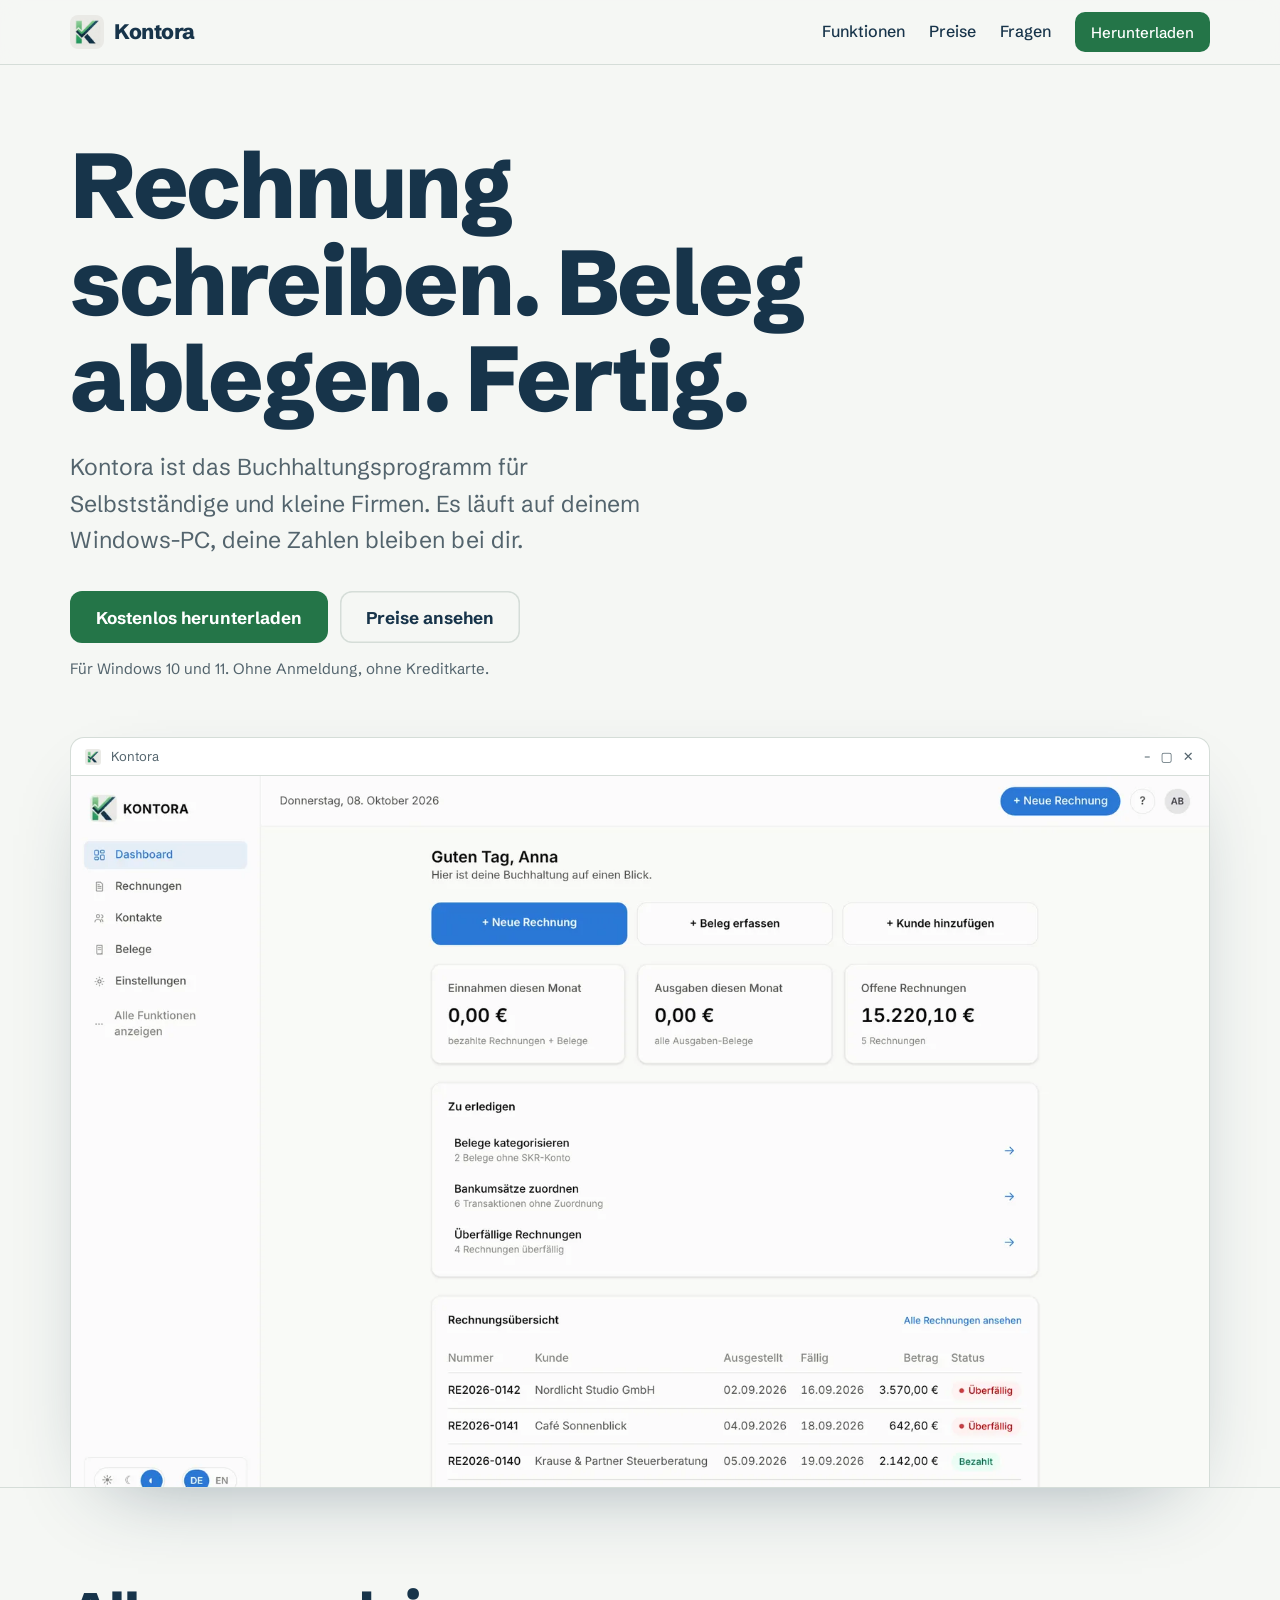
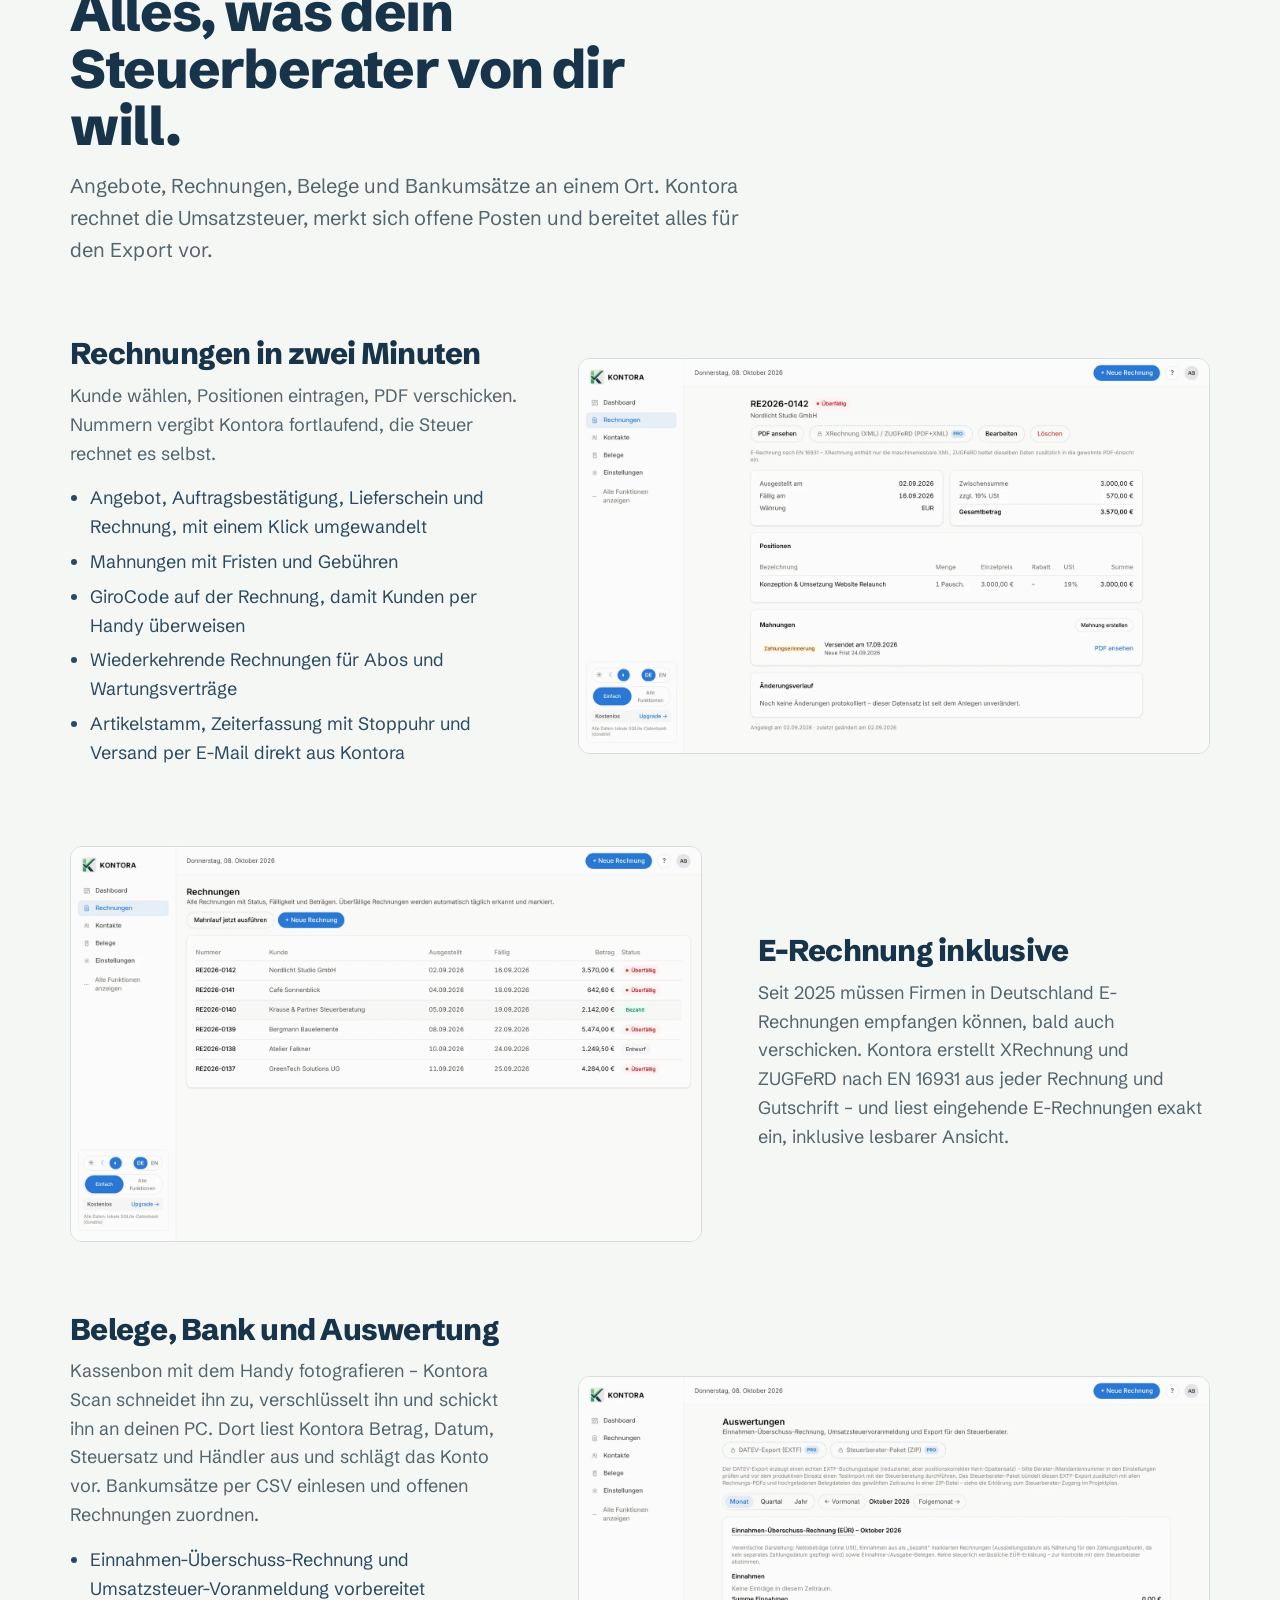
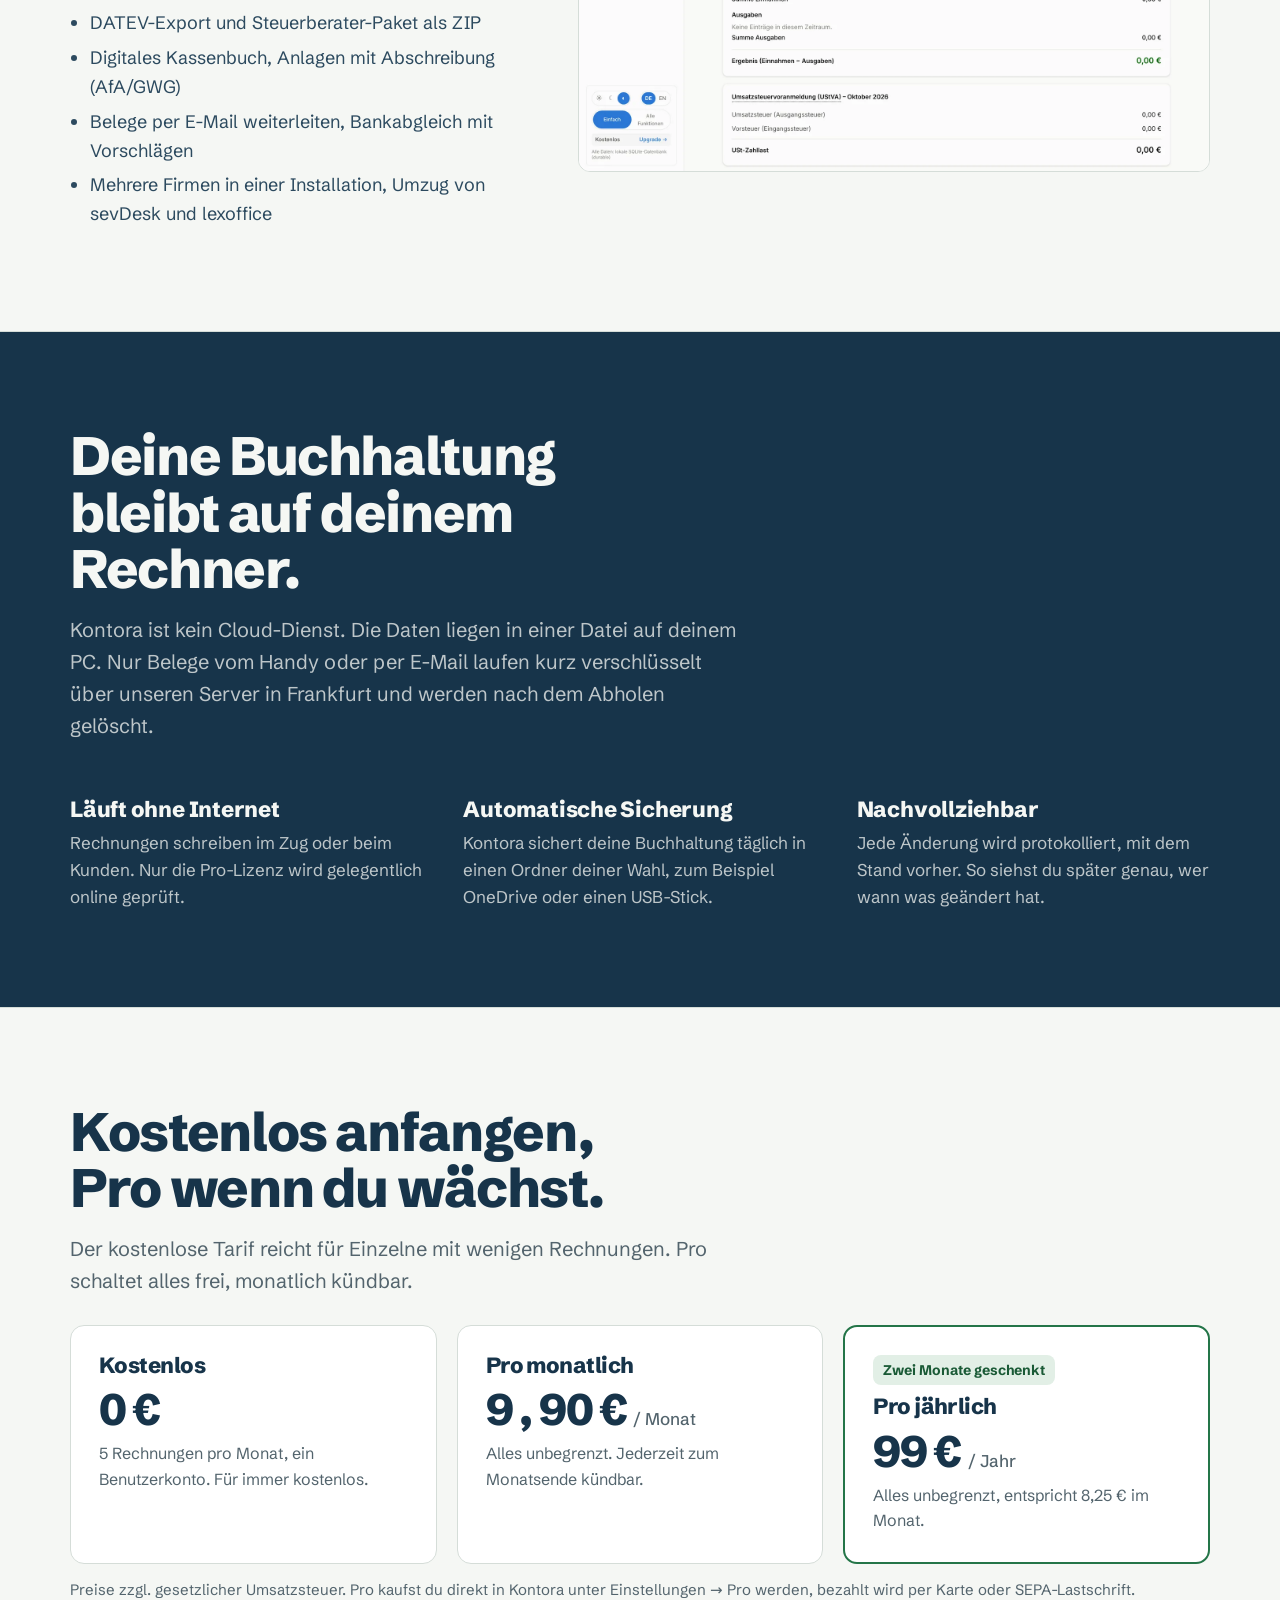
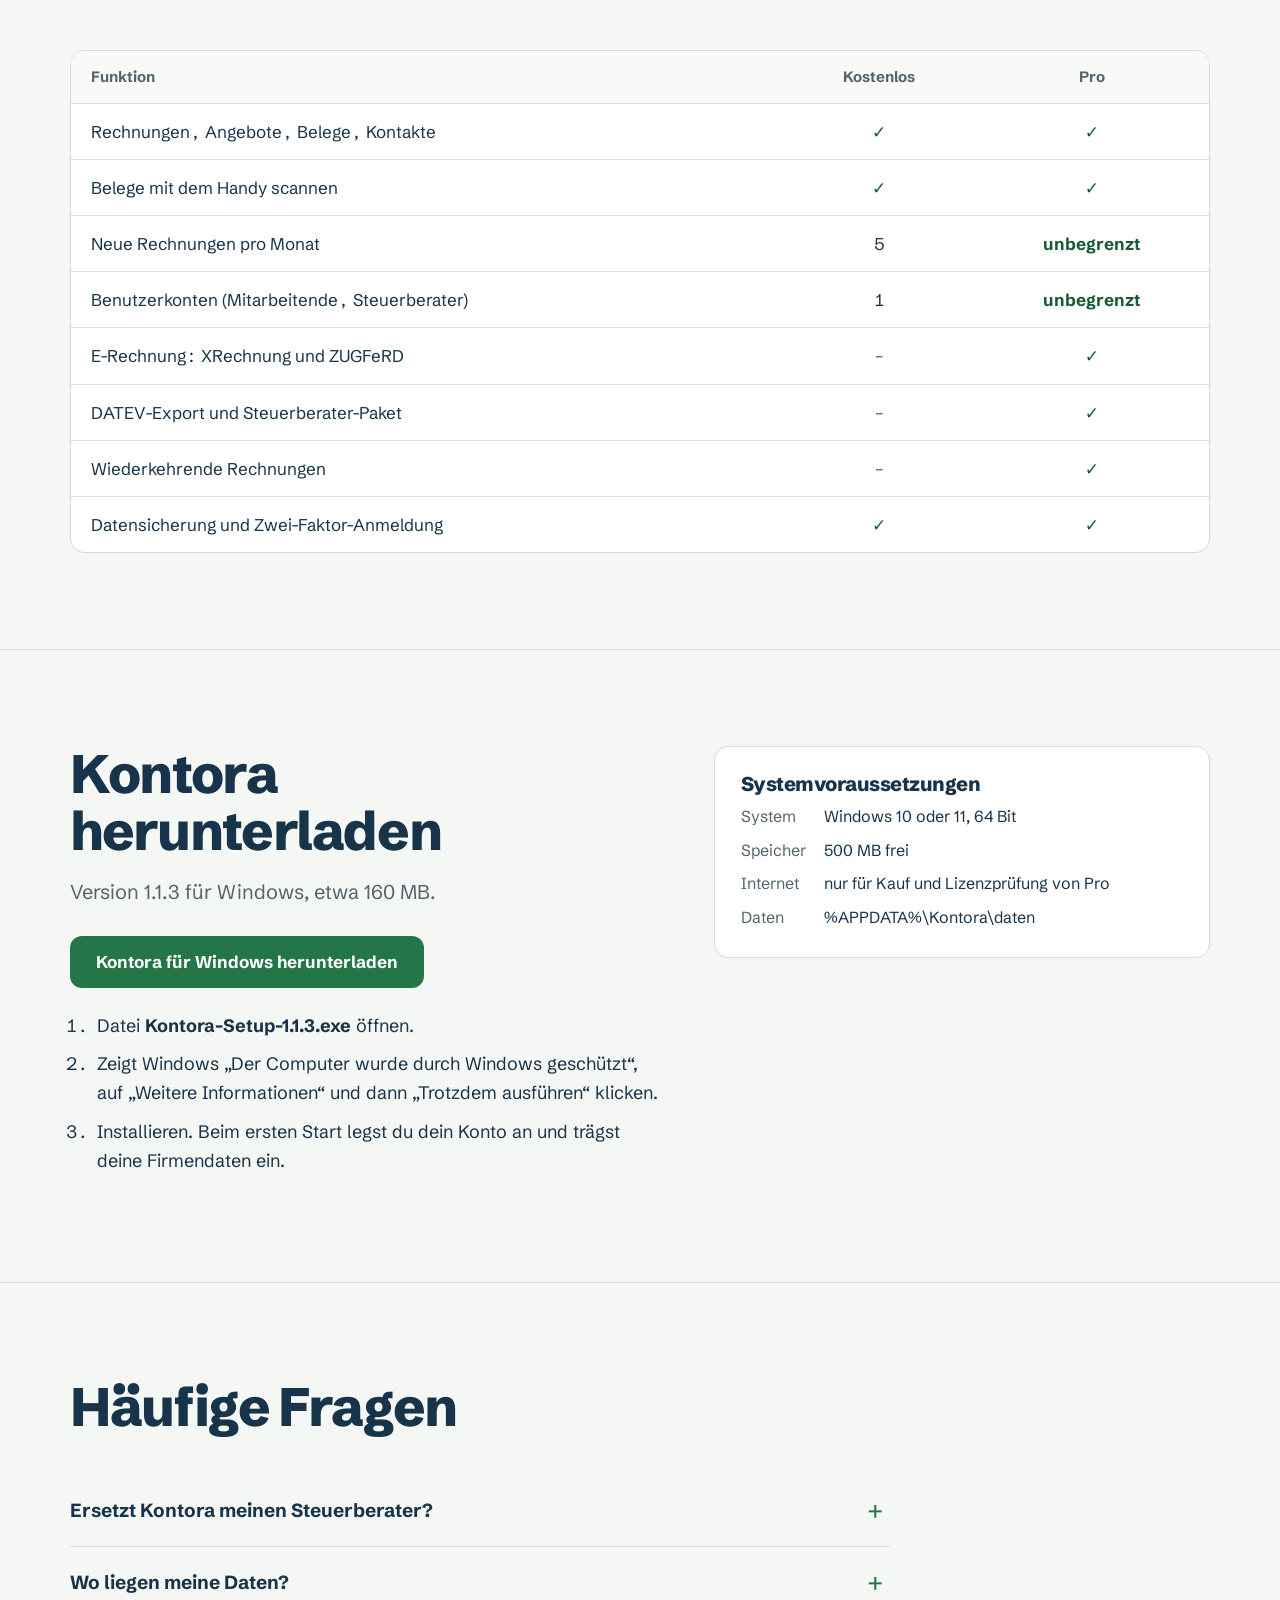
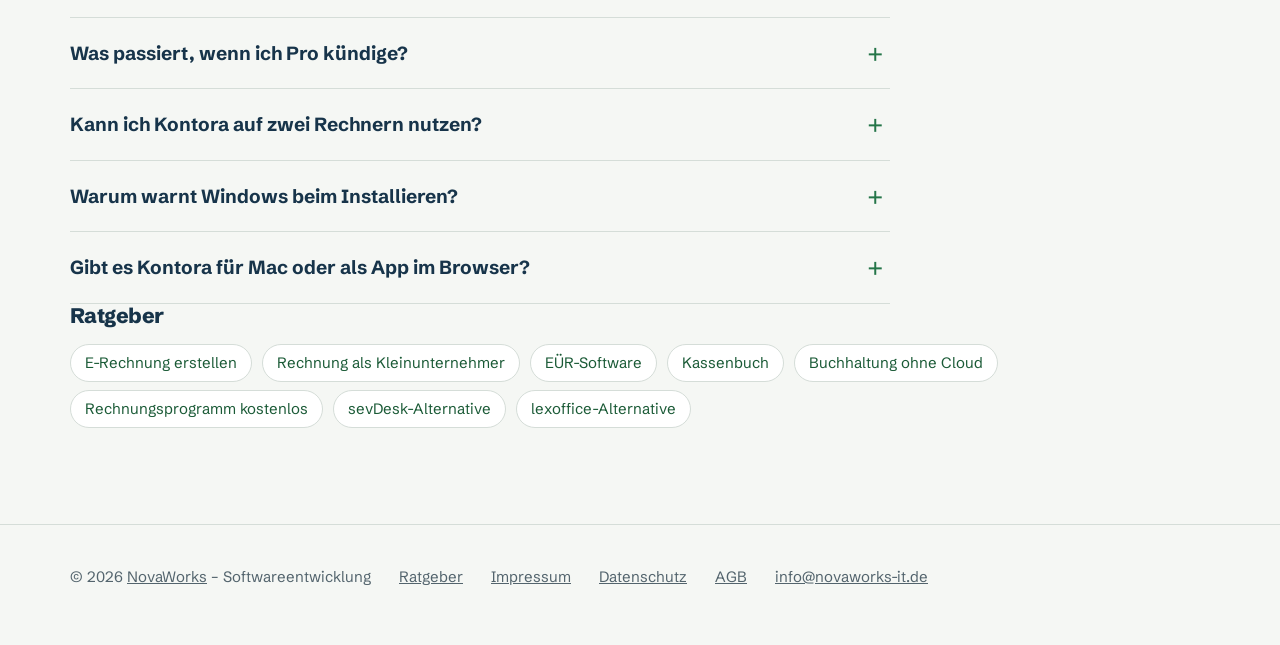
<file: index.html>
<!doctype html>
<html lang="de">
<head>
<meta charset="utf-8">
<meta http-equiv="Content-Security-Policy" content="default-src 'self'; img-src 'self' data:; style-src 'self'; font-src 'self'; script-src 'none'"><meta name="referrer" content="strict-origin-when-cross-origin">
<meta name="viewport" content="width=device-width, initial-scale=1">
<title>Kontora – Rechnungen und Buchhaltung für Windows</title>
<meta name="description" content="Kontora ist das Buchhaltungsprogramm für Selbstständige und kleine Firmen: Rechnungen, E-Rechnung (XRechnung/ZUGFeRD), Belege, Mahnungen, DATEV-Export. Läuft auf deinem Windows-PC, deine Daten bleiben bei dir. Kostenlos starten.">
<meta name="theme-color" content="#17344a">
<link rel="canonical" href="https://mykontora.de/">
<link rel="icon" href="favicon-32.png" sizes="32x32">
<link rel="apple-touch-icon" href="apple-touch-icon.png">
<meta property="og:type" content="website">
<meta property="og:locale" content="de_DE">
<meta property="og:title" content="Kontora – Rechnungen und Buchhaltung für Windows">
<meta property="og:description" content="Rechnungen, E-Rechnung, Belege und DATEV-Export. Läuft auf deinem PC, deine Daten bleiben bei dir. Kostenlos starten.">
<meta property="og:url" content="https://mykontora.de/">
<meta property="og:image" content="https://mykontora.de/img/og.png">
<meta name="twitter:card" content="summary_large_image">
<link rel="preload" href="fonts/schibsted-grotesk-latin-800-normal.woff2" as="font" type="font/woff2" crossorigin>
<link rel="stylesheet" href="style.css">
<script type="application/ld+json">{"@context":"https://schema.org","@type":"SoftwareApplication","name":"Kontora","operatingSystem":"Windows 10, Windows 11","applicationCategory":"BusinessApplication","description":"Rechnungen und Buchhaltung für Selbstständige und kleine Firmen.","offers":[{"@type":"Offer","price":"0","priceCurrency":"EUR","name":"Kostenlos"},{"@type":"Offer","price":"9.90","priceCurrency":"EUR","name":"Pro monatlich"},{"@type":"Offer","price":"99","priceCurrency":"EUR","name":"Pro jährlich"}],"publisher":{"@type":"Organization","name":"NovaWorks","email":"info@novaworks-it.de"}}</script>
</head>
<body>
<a class="skip" href="#main">Zum Inhalt springen</a>
<header class="top"><div class="wrap">
  <a class="logo" href="./"><img src="img/logo-192.png" alt="" width="34" height="34">Kontora</a>
  <nav class="nav" aria-label="Hauptnavigation">
    <a class="hide-sm" href="#funktionen">Funktionen</a>
    <a class="hide-sm" href="#preise">Preise</a>
    <a class="hide-sm" href="#fragen">Fragen</a>
    <a class="btn small" href="#download">Herunterladen</a>
  </nav>
</div></header>

<main id="main">
<section class="hero"><div class="wrap">
  <h1>Rechnung schreiben. Beleg ablegen. Fertig.</h1>
  <p class="lead">Kontora ist das Buchhaltungsprogramm für Selbstständige und kleine Firmen. Es läuft auf deinem Windows-PC, deine Zahlen bleiben bei dir.</p>
  <div class="cta">
    <a class="btn" href="#download">Kostenlos herunterladen</a>
    <a class="btn line" href="#preise">Preise ansehen</a>
  </div>
  <p class="fine">Für Windows 10 und 11. Ohne Anmeldung, ohne Kreditkarte.</p>
  <div class="window" role="img" aria-label="Kontora auf einem Windows-PC: Übersicht mit offenen Rechnungen und Aufgaben">
    <div class="bar"><img src="img/logo-192.png" alt="">Kontora<span class="ctl" aria-hidden="true">–&nbsp;&nbsp;▢&nbsp;&nbsp;✕</span></div>
    <img class="shot" src="img/dashboard.webp" alt="" width="1600" height="1000" fetchpriority="high">
  </div>
</div></section>

<section class="band" id="funktionen"><div class="wrap">
  <h2>Alles, was dein Steuerberater von dir will.</h2>
  <p class="intro">Angebote, Rechnungen, Belege und Bankumsätze an einem Ort. Kontora rechnet die Umsatzsteuer, merkt sich offene Posten und bereitet alles für den Export vor.</p>

  <div class="feature">
    <div class="text">
      <h3>Rechnungen in zwei Minuten</h3>
      <p>Kunde wählen, Positionen eintragen, PDF verschicken. Nummern vergibt Kontora fortlaufend, die Steuer rechnet es selbst.</p>
      <ul>
        <li>Angebot, Auftragsbestätigung, Lieferschein und Rechnung, mit einem Klick umgewandelt</li>
        <li>Mahnungen mit Fristen und Gebühren</li>
        <li>GiroCode auf der Rechnung, damit Kunden per Handy überweisen</li>
        <li>Wiederkehrende Rechnungen für Abos und Wartungsverträge</li>
        <li>Artikelstamm, Zeiterfassung mit Stoppuhr und Versand per E-Mail direkt aus Kontora</li>
      </ul>
    </div>
    <figure><img src="img/rechnung.webp" alt="Rechnungsansicht in Kontora mit Positionen, Steuer und Mahnung" width="1600" height="1000" loading="lazy"></figure>
  </div>

  <div class="feature flip">
    <div class="text">
      <h3>E-Rechnung inklusive</h3>
      <p>Seit 2025 müssen Firmen in Deutschland E-Rechnungen empfangen können, bald auch verschicken. Kontora erstellt XRechnung und ZUGFeRD nach EN 16931 aus jeder Rechnung und Gutschrift – und liest eingehende E-Rechnungen exakt ein, inklusive lesbarer Ansicht.</p>
    </div>
    <figure><img src="img/rechnungen.webp" alt="Rechnungsliste in Kontora mit Status bezahlt, offen und überfällig" width="1600" height="1000" loading="lazy"></figure>
  </div>

  <div class="feature">
    <div class="text">
      <h3>Belege, Bank und Auswertung</h3>
      <p>Kassenbon mit dem Handy fotografieren – Kontora Scan schneidet ihn zu, verschlüsselt ihn und schickt ihn an deinen PC. Dort liest Kontora Betrag, Datum, Steuersatz und Händler aus und schlägt das Konto vor. Bankumsätze per CSV einlesen und offenen Rechnungen zuordnen.</p>
      <ul>
        <li>Einnahmen-Überschuss-Rechnung und Umsatzsteuer-Voranmeldung vorbereitet</li>
        <li>DATEV-Export und Steuerberater-Paket als ZIP</li>
        <li>Digitales Kassenbuch, Anlagen mit Abschreibung (AfA/GWG)</li>
        <li>Belege per E-Mail weiterleiten, Bankabgleich mit Vorschlägen</li>
        <li>Mehrere Firmen in einer Installation, Umzug von sevDesk und lexoffice</li>
      </ul>
    </div>
    <figure><img src="img/auswertungen.webp" alt="Auswertungen in Kontora: Einnahmen, Ausgaben und Umsatzsteuer" width="1600" height="1000" loading="lazy"></figure>
  </div>
</div></section>

<section class="band local"><div class="wrap">
  <h2>Deine Buchhaltung bleibt auf deinem Rechner.</h2>
  <p class="intro">Kontora ist kein Cloud-Dienst. Die Daten liegen in einer Datei auf deinem PC. Nur Belege vom Handy oder per E-Mail laufen kurz verschlüsselt über unseren Server in Frankfurt und werden nach dem Abholen gelöscht.</p>
  <div class="facts">
    <div><h3>Läuft ohne Internet</h3><p>Rechnungen schreiben im Zug oder beim Kunden. Nur die Pro-Lizenz wird gelegentlich online geprüft.</p></div>
    <div><h3>Automatische Sicherung</h3><p>Kontora sichert deine Buchhaltung täglich in einen Ordner deiner Wahl, zum Beispiel OneDrive oder einen USB-Stick.</p></div>
    <div><h3>Nachvollziehbar</h3><p>Jede Änderung wird protokolliert, mit dem Stand vorher. So siehst du später genau, wer wann was geändert hat.</p></div>
  </div>
</div></section>

<section class="band" id="preise"><div class="wrap">
  <h2>Kostenlos anfangen, Pro wenn du wächst.</h2>
  <p class="intro">Der kostenlose Tarif reicht für Einzelne mit wenigen Rechnungen. Pro schaltet alles frei, monatlich kündbar.</p>

  <div class="plans">
    <div class="plan">
      <h3>Kostenlos</h3>
      <div class="price">0 €</div>
      <p>5 Rechnungen pro Monat, ein Benutzerkonto. Für immer kostenlos.</p>
    </div>
    <div class="plan">
      <h3>Pro monatlich</h3>
      <div class="price">9,90 € <small>/ Monat</small></div>
      <p>Alles unbegrenzt. Jederzeit zum Monatsende kündbar.</p>
    </div>
    <div class="plan best">
      <span class="tag">Zwei Monate geschenkt</span>
      <h3>Pro jährlich</h3>
      <div class="price">99 € <small>/ Jahr</small></div>
      <p>Alles unbegrenzt, entspricht 8,25 € im Monat.</p>
    </div>
  </div>
  <p class="vat">Preise zzgl. gesetzlicher Umsatzsteuer. Pro kaufst du direkt in Kontora unter Einstellungen → Pro werden, bezahlt wird per Karte oder SEPA-Lastschrift.</p>

  <div class="journal">
    <div class="scroll">
    <table>
      <caption class="skip">Funktionen im Vergleich</caption>
      <thead><tr><th scope="col">Funktion</th><th scope="col" class="c">Kostenlos</th><th scope="col" class="c">Pro</th></tr></thead>
      <tbody>
        <tr><td>Rechnungen, Angebote, Belege, Kontakte</td><td class="c yes">✓</td><td class="c yes">✓</td></tr>
        <tr><td>Belege mit dem Handy scannen</td><td class="c yes">✓</td><td class="c yes">✓</td></tr>
        <tr><td>Neue Rechnungen pro Monat</td><td class="c">5</td><td class="c yes">unbegrenzt</td></tr>
        <tr><td>Benutzerkonten (Mitarbeitende, Steuerberater)</td><td class="c">1</td><td class="c yes">unbegrenzt</td></tr>
        <tr><td>E-Rechnung: XRechnung und ZUGFeRD</td><td class="c no">–</td><td class="c yes">✓</td></tr>
        <tr><td>DATEV-Export und Steuerberater-Paket</td><td class="c no">–</td><td class="c yes">✓</td></tr>
        <tr><td>Wiederkehrende Rechnungen</td><td class="c no">–</td><td class="c yes">✓</td></tr>
        <tr><td>Datensicherung und Zwei-Faktor-Anmeldung</td><td class="c yes">✓</td><td class="c yes">✓</td></tr>
      </tbody>
    </table>
    </div>
  </div>
</div></section>

<section class="band" id="download"><div class="wrap dl">
  <div>
    <h2>Kontora herunterladen</h2>
    <p class="intro">Version 1.1.3 für Windows, etwa 160 MB.</p>
    <div class="cta dl-cta">
      <a class="btn" href="https://github.com/shbesart-bot/kontora-download/releases/download/v1.1.3/Kontora-Setup-1.1.3.exe" rel="nofollow">Kontora für Windows herunterladen</a>
    </div>
    <ol class="steps">
      <li>Datei <strong>Kontora-Setup-1.1.3.exe</strong> öffnen.</li>
      <li>Zeigt Windows „Der Computer wurde durch Windows geschützt“, auf „Weitere Informationen“ und dann „Trotzdem ausführen“ klicken.</li>
      <li>Installieren. Beim ersten Start legst du dein Konto an und trägst deine Firmendaten ein.</li>
    </ol>
  </div>
  <div class="req">
    <h3>Systemvoraussetzungen</h3>
    <dl>
      <dt>System</dt><dd>Windows 10 oder 11, 64 Bit</dd>
      <dt>Speicher</dt><dd>500 MB frei</dd>
      <dt>Internet</dt><dd>nur für Kauf und Lizenzprüfung von Pro</dd>
      <dt>Daten</dt><dd>%APPDATA%\Kontora\daten</dd>
    </dl>
  </div>
</div></section>

<section class="band" id="fragen"><div class="wrap">
  <h2>Häufige Fragen</h2>
  <div class="faq">
    <details><summary>Ersetzt Kontora meinen Steuerberater?</summary><p>Nein. Kontora erledigt die laufende Buchhaltung und bereitet alles so vor, dass dein Steuerberater es direkt übernehmen kann (DATEV-Export, Steuerberater-Paket). Die Steuererklärung und die Abgabe der Umsatzsteuer-Voranmeldung macht weiterhin er oder du über ELSTER.</p></details>
    <details><summary>Wo liegen meine Daten?</summary><p>In einer Datenbank-Datei auf deinem PC unter %APPDATA%\Kontora\daten. Wir haben keinen Zugriff darauf. Mach regelmäßig eine Sicherung unter Einstellungen → Datensicherung.</p></details>
    <details><summary>Was passiert, wenn ich Pro kündige?</summary><p>Kontora wechselt zurück in den kostenlosen Tarif. Alle Rechnungen, Belege und Kontakte bleiben erhalten und lesbar. Schließt du Pro später wieder ab, gilt dein alter Lizenzschlüssel weiter.</p></details>
    <details><summary>Kann ich Kontora auf zwei Rechnern nutzen?</summary><p>Ja. Trage auf dem zweiten Rechner deinen Lizenzschlüssel aus der Kauf-E-Mail ein. Die Daten sind pro Rechner getrennt; zum Umziehen nimmst du die Datensicherung mit.</p></details>
    <details><summary>Warum warnt Windows beim Installieren?</summary><p>Windows warnt bei neuen Programmen, die noch nicht oft heruntergeladen wurden. Kontora ist sicher; klicke auf „Weitere Informationen“ und „Trotzdem ausführen“.</p></details>
    <details><summary>Gibt es Kontora für Mac oder als App im Browser?</summary><p>Noch nicht. Kontora läuft derzeit unter Windows. Schreib uns an <a href="mailto:info@novaworks-it.de">info@novaworks-it.de</a>, wenn du eine Mac-Version brauchst.</p></details>
  </div>
  <h3>Ratgeber</h3>
  <ul class="home-guides">
    <li><a href="e-rechnung-erstellen.html">E-Rechnung erstellen</a></li>
    <li><a href="kleinunternehmer-rechnung.html">Rechnung als Kleinunternehmer</a></li>
    <li><a href="euer-software.html">EÜR-Software</a></li>
    <li><a href="kassenbuch-programm.html">Kassenbuch</a></li>
    <li><a href="buchhaltung-ohne-cloud.html">Buchhaltung ohne Cloud</a></li>
    <li><a href="rechnungsprogramm-kostenlos.html">Rechnungsprogramm kostenlos</a></li>
    <li><a href="sevdesk-alternative.html">sevDesk-Alternative</a></li>
    <li><a href="lexoffice-alternative.html">lexoffice-Alternative</a></li>
  </ul>
</div></section>
</main>

<footer><div class="wrap">
  <span>© 2026 <a href="https://novaworks-it.de" rel="author">NovaWorks</a> – Softwareentwicklung</span>
  <a href="ratgeber.html">Ratgeber</a>
  <a href="impressum.html">Impressum</a>
  <a href="datenschutz.html">Datenschutz</a>
  <a href="agb.html">AGB</a>
  <a href="mailto:info@novaworks-it.de">info@novaworks-it.de</a>
</div></footer>
</body>
</html>
</file>
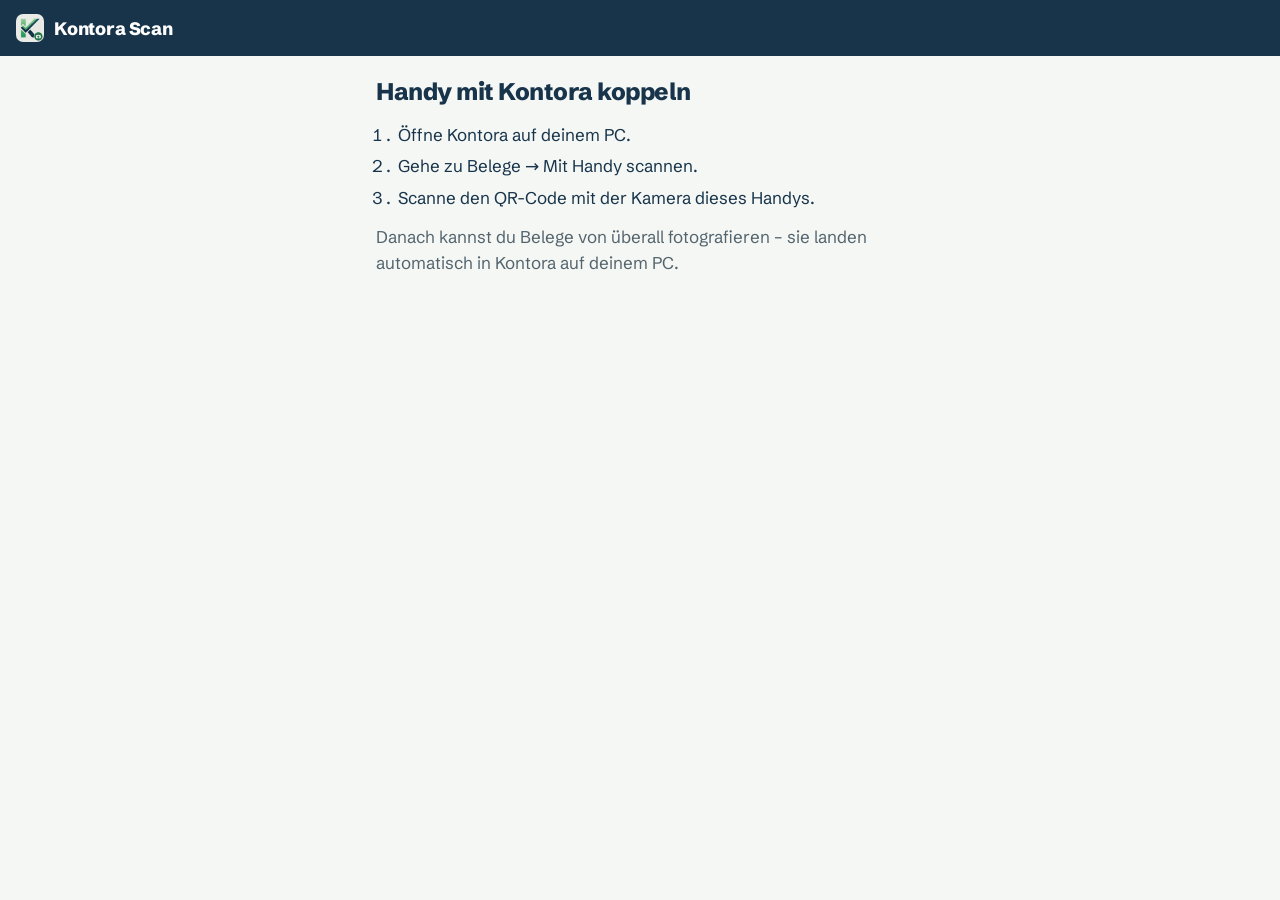
<file: scan/index.html>
<!doctype html>
<html lang="de">
<head>
<meta charset="utf-8">
<meta http-equiv="Content-Security-Policy" content="default-src 'self'; script-src 'self'; style-src 'self'; img-src 'self' data: blob:; font-src 'self'; connect-src 'self' https://brtdtjqinyhsesiqhkkk.supabase.co; worker-src 'self'; manifest-src 'self'; base-uri 'none'; form-action 'none'"><meta name="referrer" content="strict-origin-when-cross-origin">
<meta name="viewport" content="width=device-width, initial-scale=1, viewport-fit=cover">
<title>Kontora Scan</title>
<meta name="robots" content="noindex">
<meta name="theme-color" content="#17344a">
<meta name="apple-mobile-web-app-capable" content="yes">
<meta name="mobile-web-app-capable" content="yes">
<meta name="apple-mobile-web-app-title" content="Kontora Scan">
<meta name="apple-mobile-web-app-status-bar-style" content="black-translucent">
<link rel="manifest" href="manifest.webmanifest">
<link rel="icon" href="../favicon-32.png" sizes="32x32">
<link rel="apple-touch-icon" href="icon-192.png">
<link rel="stylesheet" href="app.css?v=1">
<script src="app.js?v=1" defer></script>
</head>
<body>
<header class="bar">
  <div class="brand"><img src="icon-192.png" alt="" width="28" height="28"><span>Kontora Scan</span></div>
  <button class="icon-btn" id="menu-btn" type="button" aria-haspopup="true" aria-expanded="false" hidden><span aria-hidden="true">⋯</span><span class="sr" data-t="menu">Menü</span></button>
</header>
<div class="menu" id="menu" hidden>
  <p class="menu-info" id="menu-info"></p>
  <button type="button" id="unpair-btn" class="danger-link" data-t="unpair">Dieses Handy entkoppeln</button>
</div>

<main>
  <section id="s-loading" class="screen"><p class="muted" data-t="loading">Wird geladen…</p></section>

  <section id="s-unpaired" class="screen" hidden>
    <h1 data-t="unpairedTitle">Handy mit Kontora koppeln</h1>
    <ol class="steps">
      <li data-t="unpaired1">Öffne Kontora auf deinem PC.</li>
      <li data-t="unpaired2">Gehe zu Belege → Mit Handy scannen.</li>
      <li data-t="unpaired3">Scanne den QR-Code mit der Kamera dieses Handys.</li>
    </ol>
    <p class="muted" data-t="unpairedNote">Danach kannst du Belege von überall fotografieren – sie landen automatisch in Kontora auf deinem PC.</p>
  </section>

  <section id="s-home" class="screen" hidden>
    <p class="paired" id="paired-label"></p>
    <label class="big-btn" for="cam">
      <span class="big-icon" aria-hidden="true">📷</span>
      <span data-t="shoot">Beleg fotografieren</span>
    </label>
    <input id="cam" type="file" accept="image/*" capture="environment" hidden>
    <label class="sec-btn" for="pick"><span data-t="pick">Aus Galerie oder Datei (Foto, PDF)</span></label>
    <input id="pick" type="file" accept="image/*,application/pdf" multiple hidden>

    <div id="draft" class="card" hidden>
      <div class="card-head"><strong data-t="draftTitle">Aktueller Beleg</strong><span id="draft-count" class="muted"></span></div>
      <div class="thumbs" id="draft-thumbs"></div>
      <div class="row">
        <label class="sec-btn small" for="cam2"><span data-t="addPage">+ Weitere Seite</span></label>
        <input id="cam2" type="file" accept="image/*" capture="environment" hidden>
        <button type="button" class="primary small" id="to-review" data-t="next">Weiter</button>
      </div>
    </div>

    <div id="install-hint" class="hint" hidden></div>

    <h2 class="sub" data-t="history">Zuletzt gesendet</h2>
    <p class="muted" id="history-empty" data-t="historyEmpty">Noch keine Belege gesendet.</p>
    <ul class="history" id="history"></ul>
    <p class="muted tiny" id="pc-seen"></p>
  </section>

  <section id="s-crop" class="screen crop" hidden>
    <div class="stage" id="stage">
      <canvas id="crop-canvas"></canvas>
      <svg id="crop-svg" class="crop-svg" aria-hidden="true"></svg>
    </div>
    <p class="crop-tip" data-t="cropTip">Ecken ziehen, bis nur der Beleg im Rahmen ist.</p>
    <div class="toolbar">
      <button type="button" class="tool" id="rot-btn"><span aria-hidden="true">↻</span><span data-t="rotate">Drehen</span></button>
      <button type="button" class="tool" id="full-btn"><span aria-hidden="true">⤢</span><span data-t="full">Ganzes Bild</span></button>
      <button type="button" class="tool" id="mode-btn"><span aria-hidden="true">◐</span><span id="mode-label" data-t="modeDoc">Dokument</span></button>
    </div>
    <div class="row end">
      <button type="button" class="ghost" id="crop-cancel" data-t="cancel">Verwerfen</button>
      <button type="button" class="primary" id="crop-ok" data-t="useCrop">Übernehmen</button>
    </div>
  </section>

  <section id="s-review" class="screen" hidden>
    <h1 data-t="reviewTitle">Beleg senden</h1>
    <div class="thumbs big" id="review-thumbs"></div>
    <fieldset class="pay">
      <legend data-t="paidHow">Wie bezahlt?</legend>
      <label><input type="radio" name="pay" value="BANK" checked> <span data-t="payBank">Karte / Überweisung</span></label>
      <label><input type="radio" name="pay" value="CASH"> <span data-t="payCash">Bar</span></label>
    </fieldset>
    <label class="field"><span data-t="note">Notiz (optional)</span><input id="note" type="text" maxlength="200" autocomplete="off"></label>
    <div class="row end">
      <button type="button" class="ghost" id="review-back" data-t="back">Zurück</button>
      <button type="button" class="primary" id="send-btn" data-t="send">An Kontora senden</button>
    </div>
    <p class="muted tiny" data-t="e2e">🔒 Wird auf diesem Handy verschlüsselt. Nur dein PC kann den Beleg öffnen.</p>
  </section>

  <section id="s-busy" class="screen" hidden><div class="spinner" aria-hidden="true"></div><p id="busy-text" class="muted"></p></section>
</main>

<div class="toast" id="toast" role="status" aria-live="polite" hidden></div>
</body>
</html>
</file>
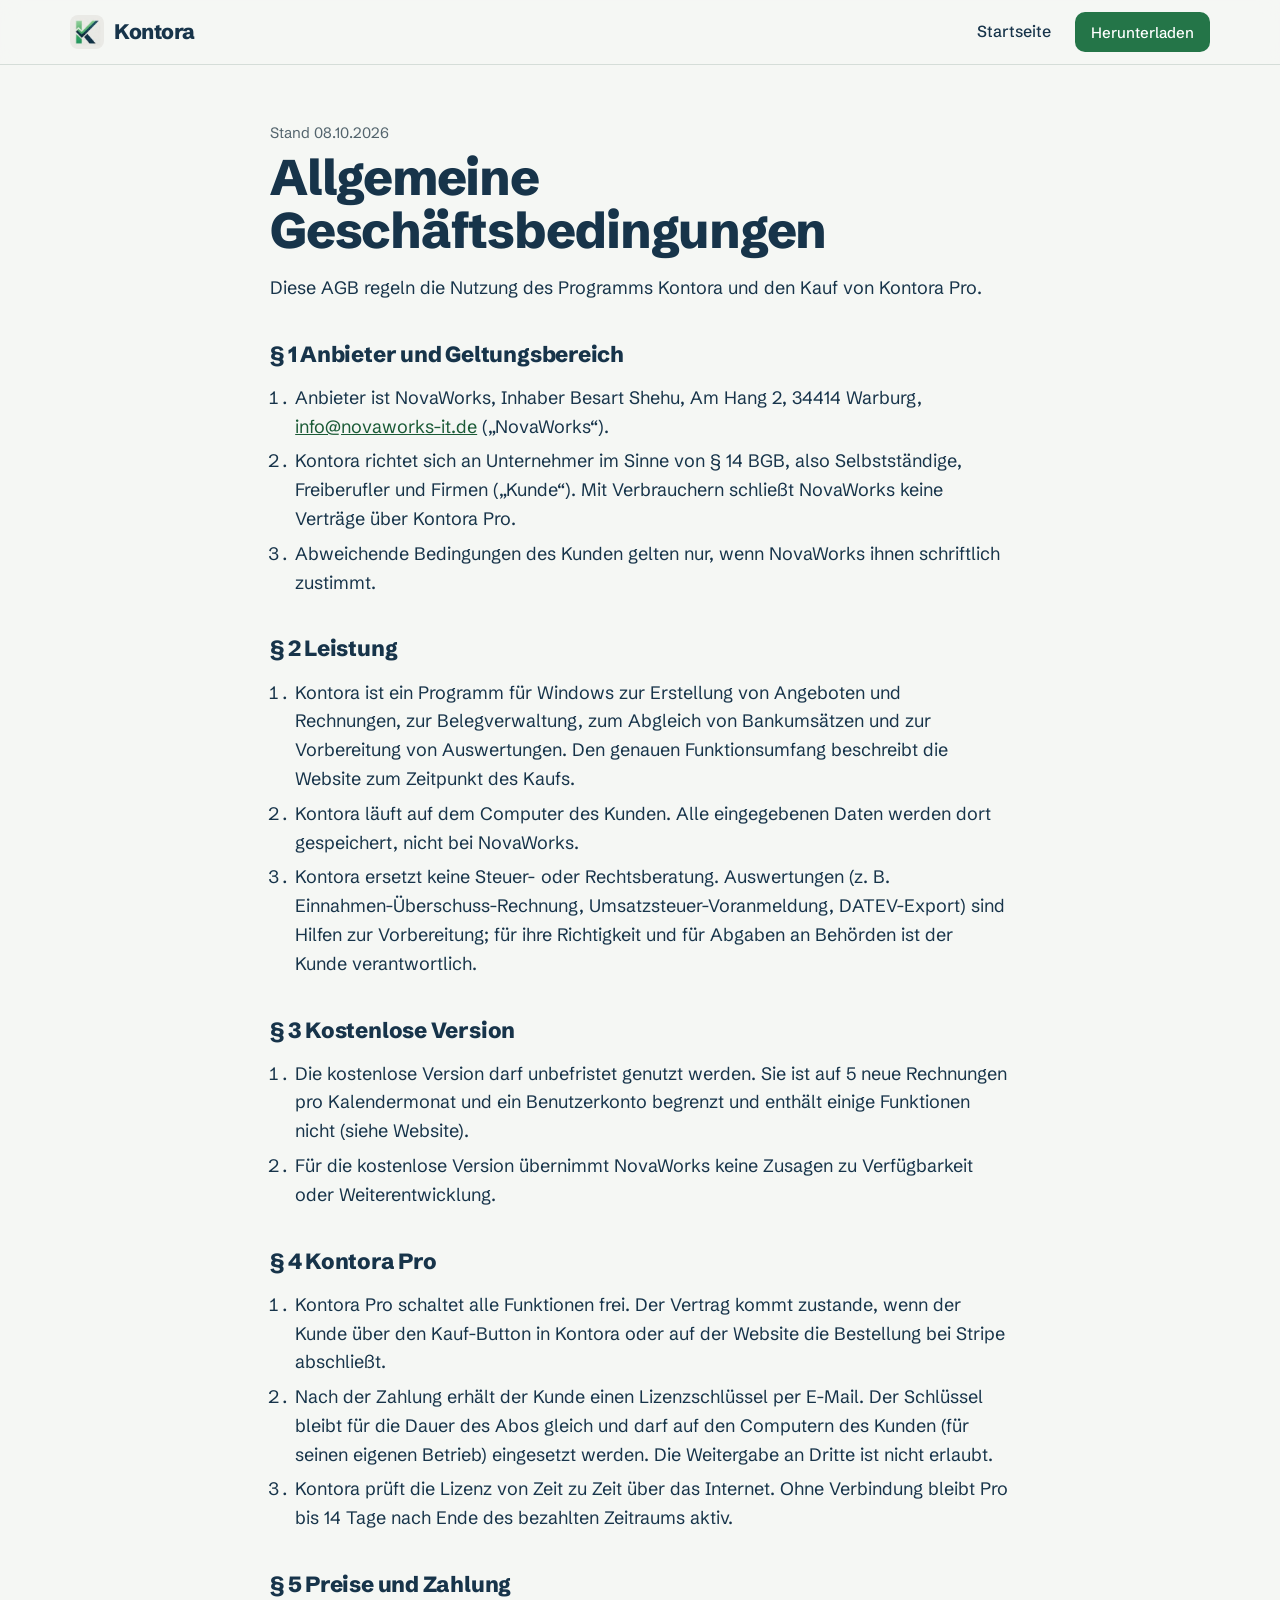
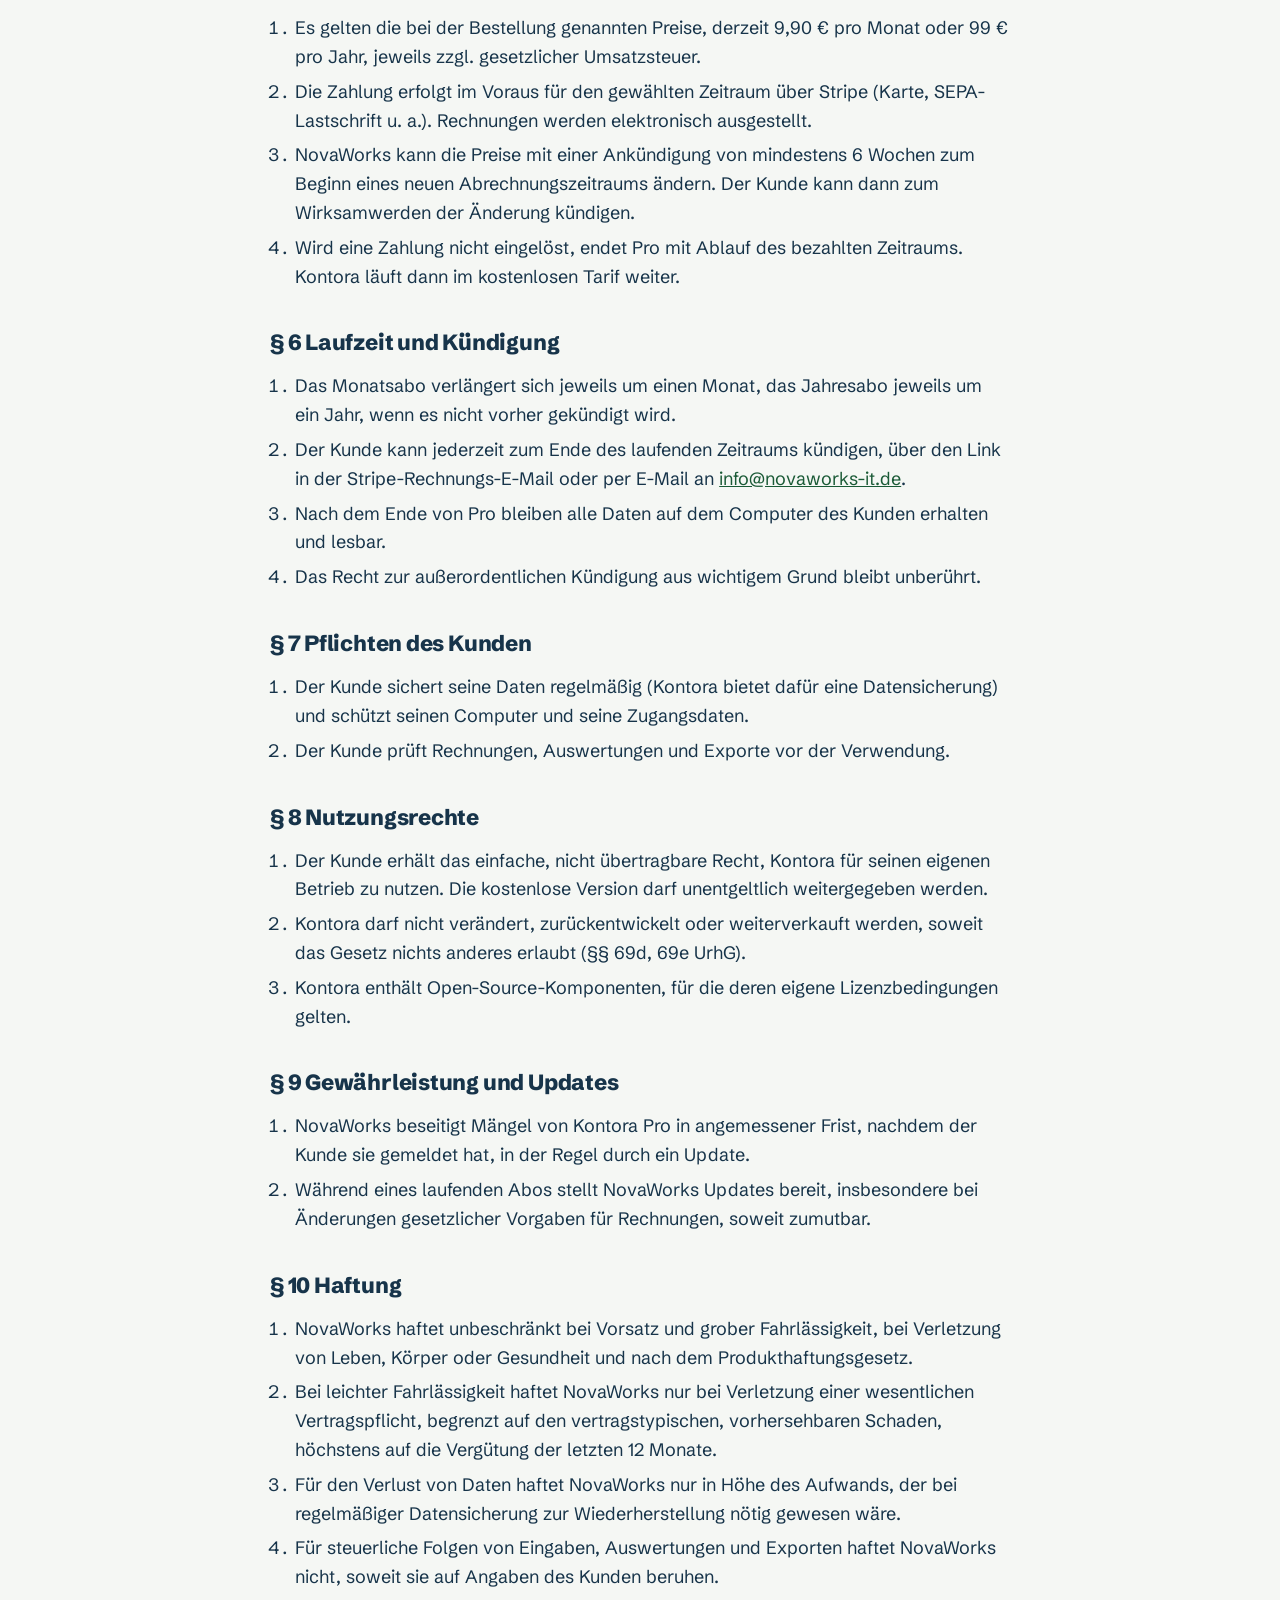
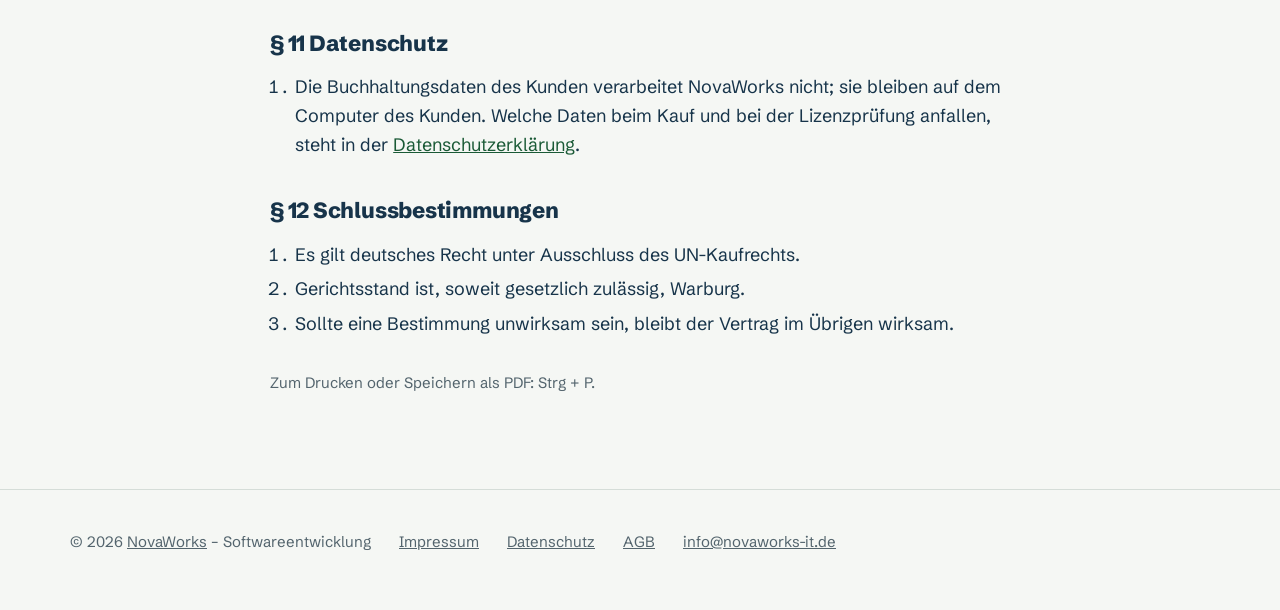
<file: agb.html>
<!doctype html>
<html lang="de">
<head>
<meta charset="utf-8">
<meta http-equiv="Content-Security-Policy" content="default-src 'self'; img-src 'self' data:; style-src 'self'; font-src 'self'; script-src 'none'"><meta name="referrer" content="strict-origin-when-cross-origin">
<meta name="viewport" content="width=device-width, initial-scale=1">
<title>AGB – Kontora</title>
<meta name="description" content="Allgemeine Geschäftsbedingungen für Kontora und Kontora Pro.">
<meta name="theme-color" content="#17344a">
<link rel="canonical" href="https://mykontora.de/agb.html">
<link rel="icon" href="favicon-32.png" sizes="32x32">
<link rel="stylesheet" href="style.css">
</head>
<body>
<a class="skip" href="#main">Zum Inhalt springen</a>
<header class="top"><div class="wrap"><a class="logo" href="./"><img src="img/logo-192.png" alt="" width="34" height="34">Kontora</a><nav class="nav" aria-label="Hauptnavigation"><a href="./">Startseite</a><a class="btn small" href="./#download">Herunterladen</a></nav></div></header>
<main id="main" class="doc">
<p class="stand">Stand 08.10.2026</p><h1>Allgemeine Geschäftsbedingungen</h1>
<p>Diese AGB regeln die Nutzung des Programms Kontora und den Kauf von Kontora Pro.</p>
<h2>§ 1 Anbieter und Geltungsbereich</h2>
<ol><li>Anbieter ist NovaWorks, Inhaber Besart Shehu, Am Hang 2, 34414 Warburg, <a href="mailto:info@novaworks-it.de">info@novaworks-it.de</a> („NovaWorks“).</li><li>Kontora richtet sich an Unternehmer im Sinne von § 14 BGB, also Selbstständige, Freiberufler und Firmen („Kunde“). Mit Verbrauchern schließt NovaWorks keine Verträge über Kontora Pro.<!-- PRÜFEN --></li><li>Abweichende Bedingungen des Kunden gelten nur, wenn NovaWorks ihnen schriftlich zustimmt.</li></ol>
<h2>§ 2 Leistung</h2>
<ol><li>Kontora ist ein Programm für Windows zur Erstellung von Angeboten und Rechnungen, zur Belegverwaltung, zum Abgleich von Bankumsätzen und zur Vorbereitung von Auswertungen. Den genauen Funktionsumfang beschreibt die Website zum Zeitpunkt des Kaufs.</li><li>Kontora läuft auf dem Computer des Kunden. Alle eingegebenen Daten werden dort gespeichert, nicht bei NovaWorks.</li><li>Kontora ersetzt keine Steuer- oder Rechtsberatung. Auswertungen (z. B. Einnahmen-Überschuss-Rechnung, Umsatzsteuer-Voranmeldung, DATEV-Export) sind Hilfen zur Vorbereitung; für ihre Richtigkeit und für Abgaben an Behörden ist der Kunde verantwortlich.</li></ol>
<h2>§ 3 Kostenlose Version</h2>
<ol><li>Die kostenlose Version darf unbefristet genutzt werden. Sie ist auf 5 neue Rechnungen pro Kalendermonat und ein Benutzerkonto begrenzt und enthält einige Funktionen nicht (siehe Website).</li><li>Für die kostenlose Version übernimmt NovaWorks keine Zusagen zu Verfügbarkeit oder Weiterentwicklung.</li></ol>
<h2>§ 4 Kontora Pro</h2>
<ol><li>Kontora Pro schaltet alle Funktionen frei. Der Vertrag kommt zustande, wenn der Kunde über den Kauf-Button in Kontora oder auf der Website die Bestellung bei Stripe abschließt.</li><li>Nach der Zahlung erhält der Kunde einen Lizenzschlüssel per E-Mail. Der Schlüssel bleibt für die Dauer des Abos gleich und darf auf den Computern des Kunden (für seinen eigenen Betrieb) eingesetzt werden. Die Weitergabe an Dritte ist nicht erlaubt.</li><li>Kontora prüft die Lizenz von Zeit zu Zeit über das Internet. Ohne Verbindung bleibt Pro bis 14 Tage nach Ende des bezahlten Zeitraums aktiv.</li></ol>
<h2>§ 5 Preise und Zahlung</h2>
<ol><li>Es gelten die bei der Bestellung genannten Preise, derzeit 9,90 € pro Monat oder 99 € pro Jahr, jeweils zzgl. gesetzlicher Umsatzsteuer.<!-- PRÜFEN --></li><li>Die Zahlung erfolgt im Voraus für den gewählten Zeitraum über Stripe (Karte, SEPA-Lastschrift u. a.). Rechnungen werden elektronisch ausgestellt.</li><li>NovaWorks kann die Preise mit einer Ankündigung von mindestens 6 Wochen zum Beginn eines neuen Abrechnungszeitraums ändern. Der Kunde kann dann zum Wirksamwerden der Änderung kündigen.</li><li>Wird eine Zahlung nicht eingelöst, endet Pro mit Ablauf des bezahlten Zeitraums. Kontora läuft dann im kostenlosen Tarif weiter.</li></ol>
<h2>§ 6 Laufzeit und Kündigung</h2>
<ol><li>Das Monatsabo verlängert sich jeweils um einen Monat, das Jahresabo jeweils um ein Jahr, wenn es nicht vorher gekündigt wird.</li><li>Der Kunde kann jederzeit zum Ende des laufenden Zeitraums kündigen, über den Link in der Stripe-Rechnungs-E-Mail oder per E-Mail an <a href="mailto:info@novaworks-it.de">info@novaworks-it.de</a>.<!-- PRÜFEN --></li><li>Nach dem Ende von Pro bleiben alle Daten auf dem Computer des Kunden erhalten und lesbar.</li><li>Das Recht zur außerordentlichen Kündigung aus wichtigem Grund bleibt unberührt.</li></ol>
<h2>§ 7 Pflichten des Kunden</h2>
<ol><li>Der Kunde sichert seine Daten regelmäßig (Kontora bietet dafür eine Datensicherung) und schützt seinen Computer und seine Zugangsdaten.</li><li>Der Kunde prüft Rechnungen, Auswertungen und Exporte vor der Verwendung.</li></ol>
<h2>§ 8 Nutzungsrechte</h2>
<ol><li>Der Kunde erhält das einfache, nicht übertragbare Recht, Kontora für seinen eigenen Betrieb zu nutzen. Die kostenlose Version darf unentgeltlich weitergegeben werden.</li><li>Kontora darf nicht verändert, zurückentwickelt oder weiterverkauft werden, soweit das Gesetz nichts anderes erlaubt (§§ 69d, 69e UrhG).</li><li>Kontora enthält Open-Source-Komponenten, für die deren eigene Lizenzbedingungen gelten.</li></ol>
<h2>§ 9 Gewährleistung und Updates</h2>
<ol><li>NovaWorks beseitigt Mängel von Kontora Pro in angemessener Frist, nachdem der Kunde sie gemeldet hat, in der Regel durch ein Update.</li><li>Während eines laufenden Abos stellt NovaWorks Updates bereit, insbesondere bei Änderungen gesetzlicher Vorgaben für Rechnungen, soweit zumutbar.</li></ol>
<h2>§ 10 Haftung</h2>
<ol><li>NovaWorks haftet unbeschränkt bei Vorsatz und grober Fahrlässigkeit, bei Verletzung von Leben, Körper oder Gesundheit und nach dem Produkthaftungsgesetz.</li><li>Bei leichter Fahrlässigkeit haftet NovaWorks nur bei Verletzung einer wesentlichen Vertragspflicht, begrenzt auf den vertragstypischen, vorhersehbaren Schaden, höchstens auf die Vergütung der letzten 12 Monate.<!-- PRÜFEN --></li><li>Für den Verlust von Daten haftet NovaWorks nur in Höhe des Aufwands, der bei regelmäßiger Datensicherung zur Wiederherstellung nötig gewesen wäre.</li><li>Für steuerliche Folgen von Eingaben, Auswertungen und Exporten haftet NovaWorks nicht, soweit sie auf Angaben des Kunden beruhen.</li></ol>
<h2>§ 11 Datenschutz</h2>
<ol><li>Die Buchhaltungsdaten des Kunden verarbeitet NovaWorks nicht; sie bleiben auf dem Computer des Kunden. Welche Daten beim Kauf und bei der Lizenzprüfung anfallen, steht in der <a href="datenschutz.html">Datenschutzerklärung</a>.</li></ol>
<h2>§ 12 Schlussbestimmungen</h2>
<ol><li>Es gilt deutsches Recht unter Ausschluss des UN-Kaufrechts.</li><li>Gerichtsstand ist, soweit gesetzlich zulässig, Warburg.</li><li>Sollte eine Bestimmung unwirksam sein, bleibt der Vertrag im Übrigen wirksam.</li></ol>
<p class="stand print-hint">Zum Drucken oder Speichern als PDF: Strg + P.</p>
</main>
<footer><div class="wrap"><span>© 2026 <a href="https://novaworks-it.de" rel="author">NovaWorks</a> – Softwareentwicklung</span><a href="impressum.html">Impressum</a><a href="datenschutz.html">Datenschutz</a><a href="agb.html">AGB</a><a href="mailto:info@novaworks-it.de">info@novaworks-it.de</a></div></footer>
</body>
</html>
</file>
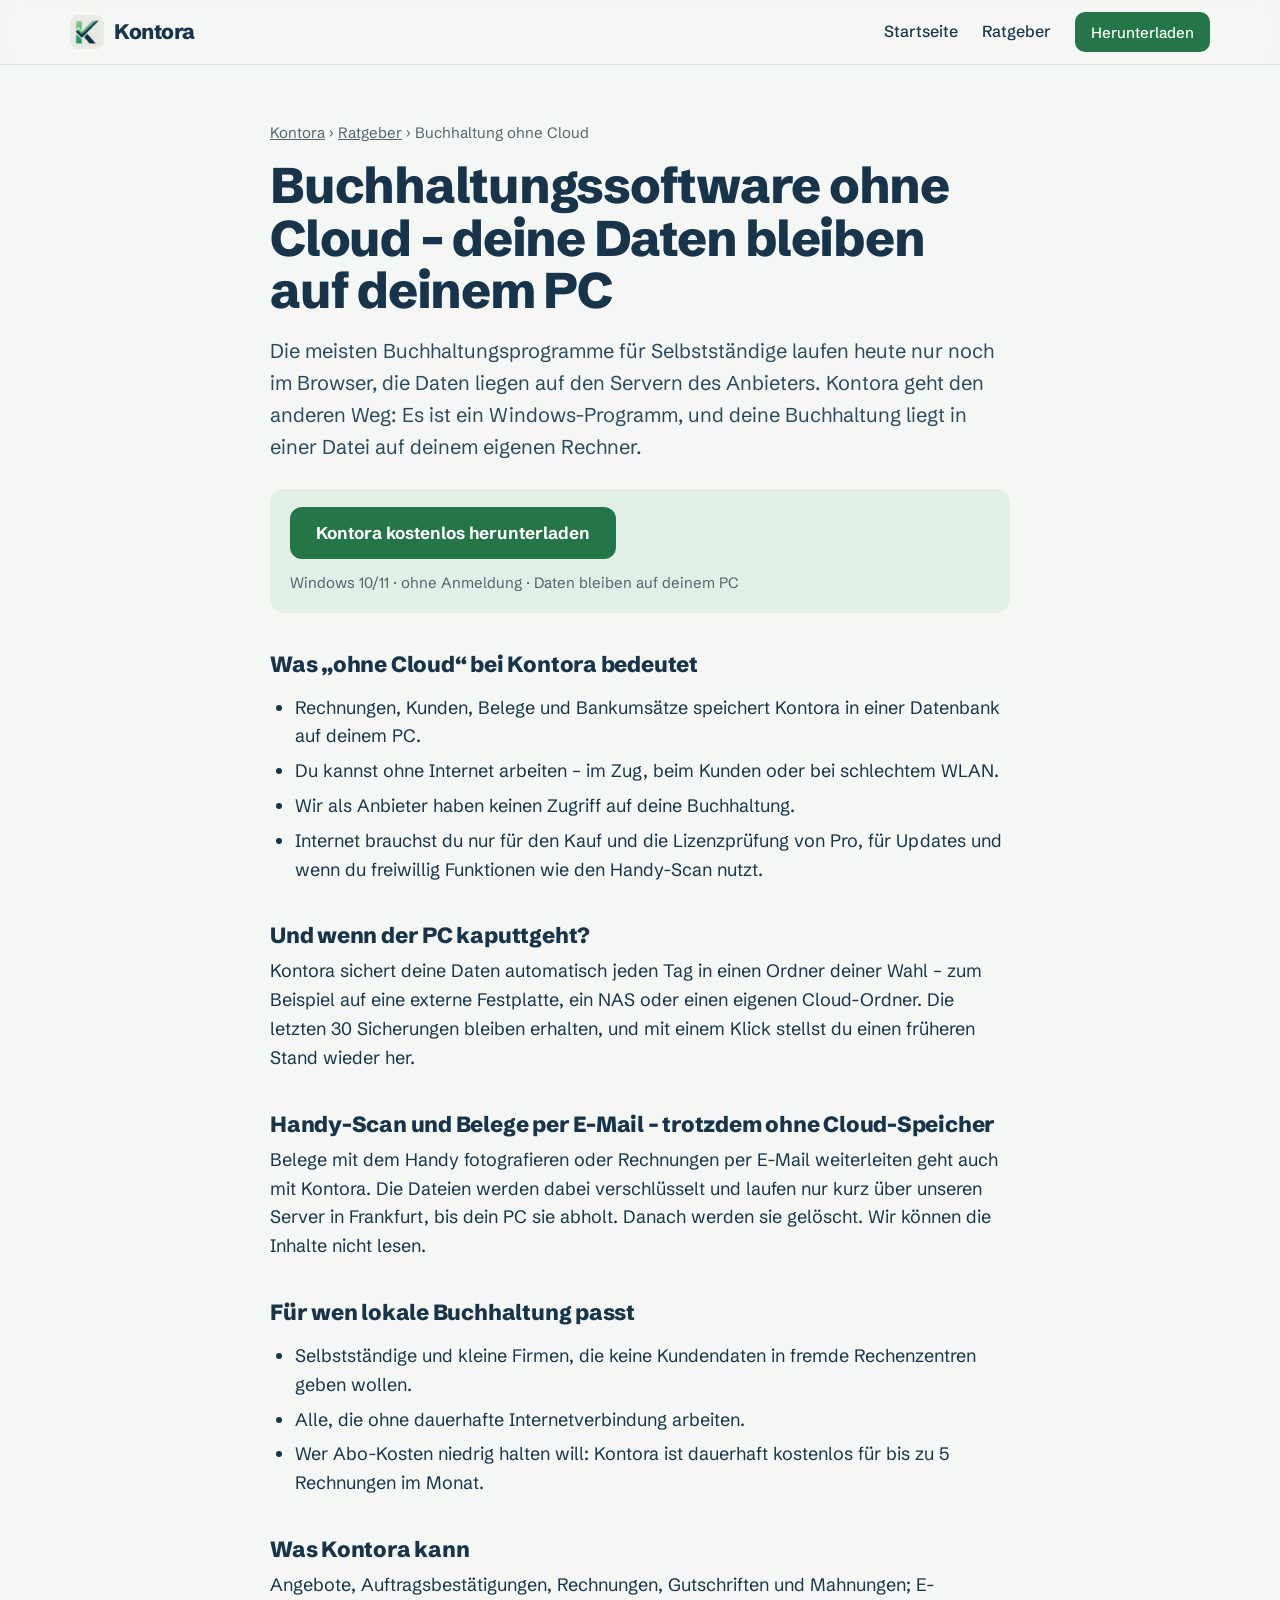
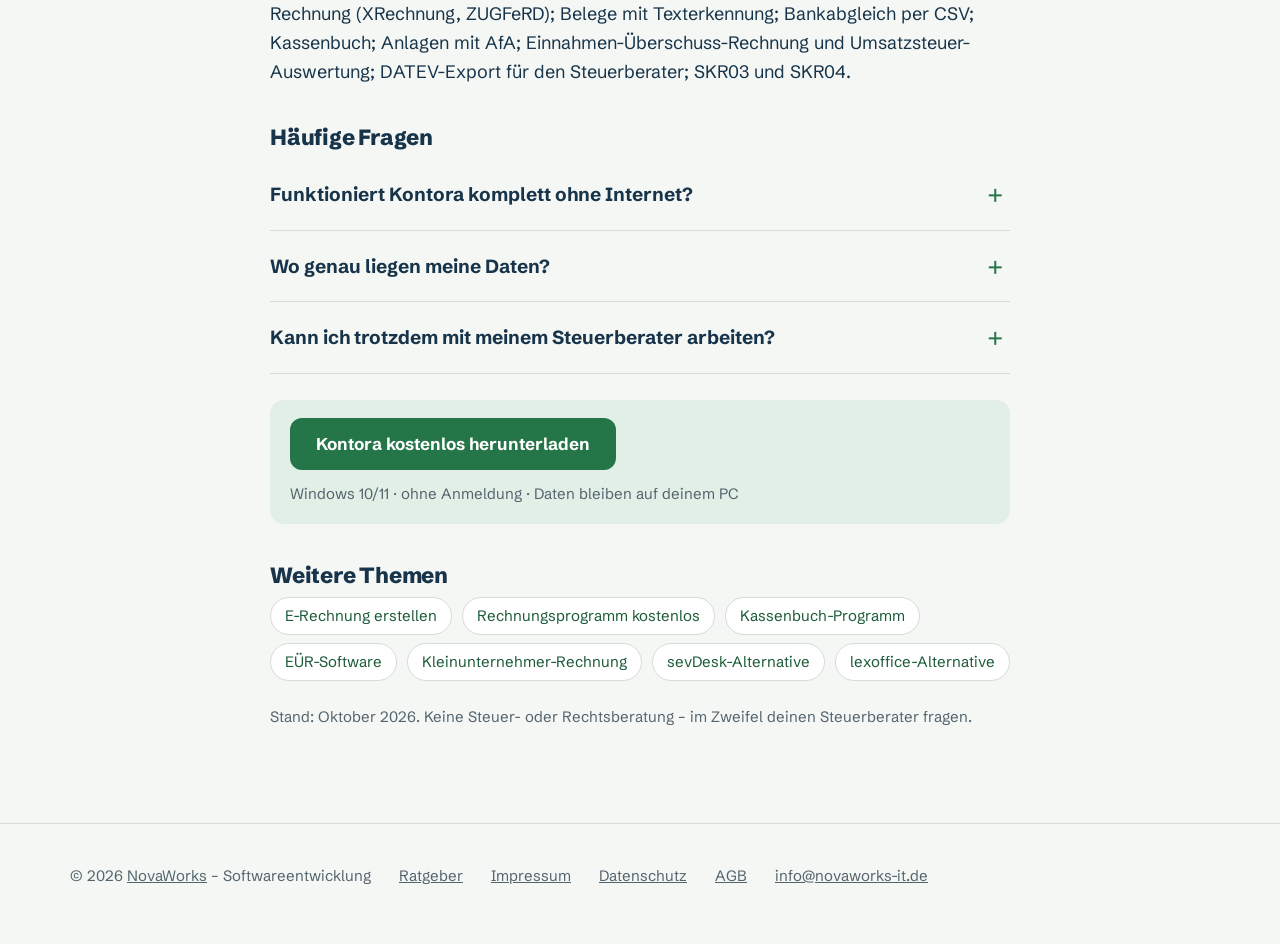
<file: buchhaltung-ohne-cloud.html>
<!doctype html>
<html lang="de">
<head>
<meta charset="utf-8">
<meta http-equiv="Content-Security-Policy" content="default-src 'self'; img-src 'self' data:; style-src 'self'; font-src 'self'; script-src 'none'"><meta name="referrer" content="strict-origin-when-cross-origin">
<meta name="viewport" content="width=device-width, initial-scale=1">
<title>Buchhaltungssoftware ohne Cloud (offline) | Kontora</title>
<meta name="description" content="Buchhaltung ohne Cloud: Kontora läuft offline auf deinem Windows-PC. Rechnungen, E-Rechnung, Belege und DATEV-Export – deine Daten bleiben bei dir. Kostenlos starten.">
<meta name="theme-color" content="#17344a">
<link rel="canonical" href="https://mykontora.de/buchhaltung-ohne-cloud.html">
<link rel="icon" href="favicon-32.png" sizes="32x32">
<link rel="apple-touch-icon" href="apple-touch-icon.png">
<meta property="og:type" content="article">
<meta property="og:locale" content="de_DE">
<meta property="og:site_name" content="Kontora">
<meta property="og:title" content="Buchhaltungssoftware ohne Cloud (offline) | Kontora">
<meta property="og:description" content="Buchhaltung ohne Cloud: Kontora läuft offline auf deinem Windows-PC. Rechnungen, E-Rechnung, Belege und DATEV-Export – deine Daten bleiben bei dir. Kostenlos starten.">
<meta property="og:url" content="https://mykontora.de/buchhaltung-ohne-cloud.html">
<meta property="og:image" content="https://mykontora.de/img/og.png">
<meta name="twitter:card" content="summary_large_image">
<link rel="stylesheet" href="style.css">
<script type="application/ld+json">[{"@context": "https://schema.org", "@type": "FAQPage", "mainEntity": [{"@type": "Question", "name": "Funktioniert Kontora komplett ohne Internet?", "acceptedAnswer": {"@type": "Answer", "text": "Ja, für die tägliche Arbeit. Internet brauchst du nur für Kauf und Lizenzprüfung von Pro (offline 14 Tage Kulanz), für Updates und für die freiwilligen Funktionen Handy-Scan und Belege per E-Mail."}}, {"@type": "Question", "name": "Wo genau liegen meine Daten?", "acceptedAnswer": {"@type": "Answer", "text": "In einer Datenbank-Datei unter %APPDATA%\\Kontora\\daten auf deinem Windows-PC."}}, {"@type": "Question", "name": "Kann ich trotzdem mit meinem Steuerberater arbeiten?", "acceptedAnswer": {"@type": "Answer", "text": "Ja. Kontora exportiert deine Buchungen im DATEV-Format und erstellt ein Steuerberater-Paket mit allen Belegen."}}]}, {"@context": "https://schema.org", "@type": "BreadcrumbList", "itemListElement": [{"@type": "ListItem", "position": 1, "name": "Kontora", "item": "https://mykontora.de/"}, {"@type": "ListItem", "position": 2, "name": "Ratgeber", "item": "https://mykontora.de/ratgeber.html"}, {"@type": "ListItem", "position": 3, "name": "Buchhaltung ohne Cloud", "item": "https://mykontora.de/buchhaltung-ohne-cloud.html"}]}]</script>
</head>
<body>
<a class="skip" href="#main">Zum Inhalt springen</a>
<header class="top"><div class="wrap"><a class="logo" href="./"><img src="img/logo-192.png" alt="" width="34" height="34">Kontora</a><nav class="nav" aria-label="Hauptnavigation"><a class="hide-sm" href="./">Startseite</a><a class="hide-sm" href="ratgeber.html">Ratgeber</a><a class="btn small" href="./#download">Herunterladen</a></nav></div></header>
<main id="main" class="doc article">
<p class="crumbs"><a href="./">Kontora</a> › <a href="ratgeber.html">Ratgeber</a> › Buchhaltung ohne Cloud</p>
<h1>Buchhaltungssoftware ohne Cloud – deine Daten bleiben auf deinem PC</h1>
<p class="lead">Die meisten Buchhaltungsprogramme für Selbstständige laufen heute nur noch im Browser, die Daten liegen auf den Servern des Anbieters. Kontora geht den anderen Weg: Es ist ein Windows-Programm, und deine Buchhaltung liegt in einer Datei auf deinem eigenen Rechner.</p>
<p class="cta-box"><a class="btn" href="./#download">Kontora kostenlos herunterladen</a><span>Windows 10/11 · ohne Anmeldung · Daten bleiben auf deinem PC</span></p>
<h2>Was „ohne Cloud“ bei Kontora bedeutet</h2>
<ul>
<li>Rechnungen, Kunden, Belege und Bankumsätze speichert Kontora in einer Datenbank auf deinem PC.</li>
<li>Du kannst ohne Internet arbeiten – im Zug, beim Kunden oder bei schlechtem WLAN.</li>
<li>Wir als Anbieter haben keinen Zugriff auf deine Buchhaltung.</li>
<li>Internet brauchst du nur für den Kauf und die Lizenzprüfung von Pro, für Updates und wenn du freiwillig Funktionen wie den Handy-Scan nutzt.</li>
</ul>
<h2>Und wenn der PC kaputtgeht?</h2>
<p>Kontora sichert deine Daten automatisch jeden Tag in einen Ordner deiner Wahl – zum Beispiel auf eine externe Festplatte, ein NAS oder einen eigenen Cloud-Ordner. Die letzten 30 Sicherungen bleiben erhalten, und mit einem Klick stellst du einen früheren Stand wieder her.</p>
<h2>Handy-Scan und Belege per E-Mail – trotzdem ohne Cloud-Speicher</h2>
<p>Belege mit dem Handy fotografieren oder Rechnungen per E-Mail weiterleiten geht auch mit Kontora. Die Dateien werden dabei verschlüsselt und laufen nur kurz über unseren Server in Frankfurt, bis dein PC sie abholt. Danach werden sie gelöscht. Wir können die Inhalte nicht lesen.</p>
<h2>Für wen lokale Buchhaltung passt</h2>
<ul>
<li>Selbstständige und kleine Firmen, die keine Kundendaten in fremde Rechenzentren geben wollen.</li>
<li>Alle, die ohne dauerhafte Internetverbindung arbeiten.</li>
<li>Wer Abo-Kosten niedrig halten will: Kontora ist dauerhaft kostenlos für bis zu 5 Rechnungen im Monat.</li>
</ul>
<h2>Was Kontora kann</h2>
<p>Angebote, Auftragsbestätigungen, Rechnungen, Gutschriften und Mahnungen; E-Rechnung (XRechnung, ZUGFeRD); Belege mit Texterkennung; Bankabgleich per CSV; Kassenbuch; Anlagen mit AfA; Einnahmen-Überschuss-Rechnung und Umsatzsteuer-Auswertung; DATEV-Export für den Steuerberater; SKR03 und SKR04.</p>
<h2>Häufige Fragen</h2>
<div class="faq"><details><summary>Funktioniert Kontora komplett ohne Internet?</summary><p>Ja, für die tägliche Arbeit. Internet brauchst du nur für Kauf und Lizenzprüfung von Pro (offline 14 Tage Kulanz), für Updates und für die freiwilligen Funktionen Handy-Scan und Belege per E-Mail.</p></details><details><summary>Wo genau liegen meine Daten?</summary><p>In einer Datenbank-Datei unter %APPDATA%\Kontora\daten auf deinem Windows-PC.</p></details><details><summary>Kann ich trotzdem mit meinem Steuerberater arbeiten?</summary><p>Ja. Kontora exportiert deine Buchungen im DATEV-Format und erstellt ein Steuerberater-Paket mit allen Belegen.</p></details></div>
<p class="cta-box"><a class="btn" href="./#download">Kontora kostenlos herunterladen</a><span>Windows 10/11 · ohne Anmeldung · Daten bleiben auf deinem PC</span></p>
<h2>Weitere Themen</h2>
<ul class="links"><li><a href="e-rechnung-erstellen.html">E-Rechnung erstellen</a></li><li><a href="rechnungsprogramm-kostenlos.html">Rechnungsprogramm kostenlos</a></li><li><a href="kassenbuch-programm.html">Kassenbuch-Programm</a></li><li><a href="euer-software.html">EÜR-Software</a></li><li><a href="kleinunternehmer-rechnung.html">Kleinunternehmer-Rechnung</a></li><li><a href="sevdesk-alternative.html">sevDesk-Alternative</a></li><li><a href="lexoffice-alternative.html">lexoffice-Alternative</a></li></ul>
<p class="stand">Stand: Oktober 2026. Keine Steuer- oder Rechtsberatung – im Zweifel deinen Steuerberater fragen.</p>
</main>
<footer><div class="wrap">
  <span>© 2026 <a href="https://novaworks-it.de" rel="author">NovaWorks</a> – Softwareentwicklung</span>
  <a href="ratgeber.html">Ratgeber</a>
  <a href="impressum.html">Impressum</a>
  <a href="datenschutz.html">Datenschutz</a>
  <a href="agb.html">AGB</a>
  <a href="mailto:info@novaworks-it.de">info@novaworks-it.de</a>
</div></footer>
</body>
</html>
</file>
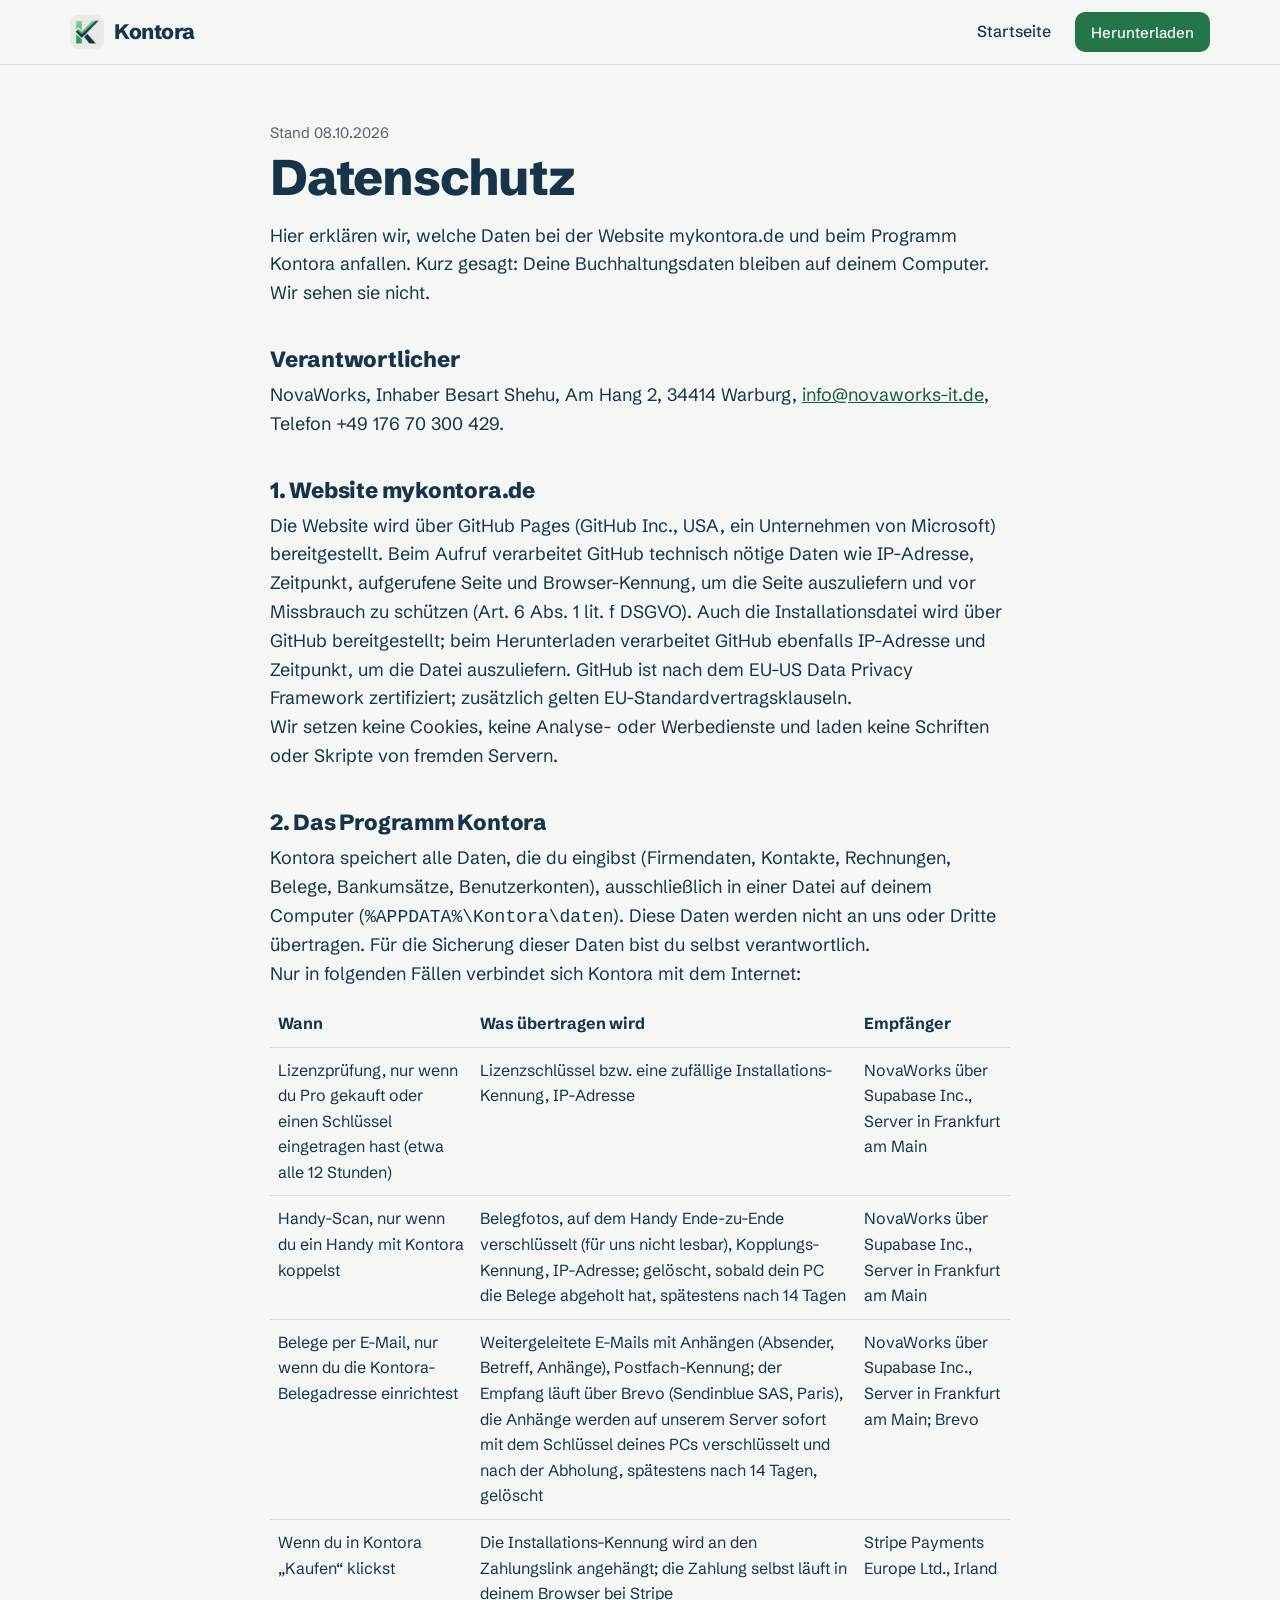
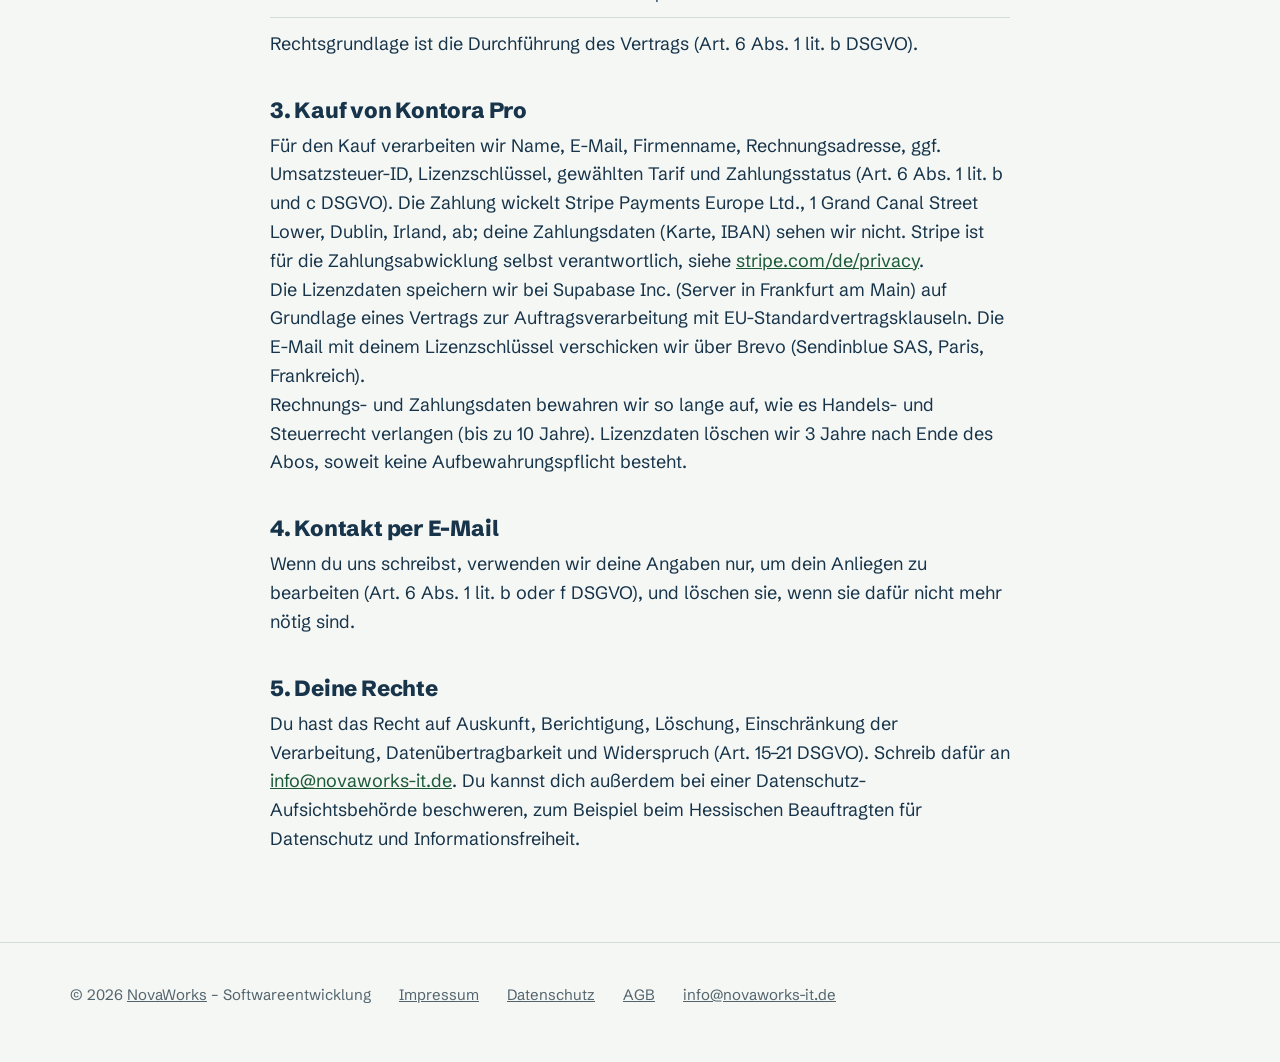
<file: datenschutz.html>
<!doctype html>
<html lang="de">
<head>
<meta charset="utf-8">
<meta http-equiv="Content-Security-Policy" content="default-src 'self'; img-src 'self' data:; style-src 'self'; font-src 'self'; script-src 'none'"><meta name="referrer" content="strict-origin-when-cross-origin">
<meta name="viewport" content="width=device-width, initial-scale=1">
<title>Datenschutz – Kontora</title>
<meta name="description" content="Datenschutzhinweise für die Website mykontora.de und das Programm Kontora.">
<meta name="theme-color" content="#17344a">
<link rel="canonical" href="https://mykontora.de/datenschutz.html">
<link rel="icon" href="favicon-32.png" sizes="32x32">
<link rel="stylesheet" href="style.css">
</head>
<body>
<a class="skip" href="#main">Zum Inhalt springen</a>
<header class="top"><div class="wrap"><a class="logo" href="./"><img src="img/logo-192.png" alt="" width="34" height="34">Kontora</a><nav class="nav" aria-label="Hauptnavigation"><a href="./">Startseite</a><a class="btn small" href="./#download">Herunterladen</a></nav></div></header>
<main id="main" class="doc">
<p class="stand">Stand 08.10.2026</p><h1>Datenschutz</h1>
<p>Hier erklären wir, welche Daten bei der Website mykontora.de und beim Programm Kontora anfallen. Kurz gesagt: Deine Buchhaltungsdaten bleiben auf deinem Computer. Wir sehen sie nicht.</p>
<h2>Verantwortlicher</h2>
<p>NovaWorks, Inhaber Besart Shehu, Am Hang 2, 34414 Warburg, <a href="mailto:info@novaworks-it.de">info@novaworks-it.de</a>, Telefon +49 176 70 300 429.</p>

<h2>1. Website mykontora.de</h2>
<p>Die Website wird über GitHub Pages (GitHub Inc., USA, ein Unternehmen von Microsoft) bereitgestellt. Beim Aufruf verarbeitet GitHub technisch nötige Daten wie IP-Adresse, Zeitpunkt, aufgerufene Seite und Browser-Kennung, um die Seite auszuliefern und vor Missbrauch zu schützen (Art. 6 Abs. 1 lit. f DSGVO). Auch die Installationsdatei wird über GitHub bereitgestellt; beim Herunterladen verarbeitet GitHub ebenfalls IP-Adresse und Zeitpunkt, um die Datei auszuliefern. GitHub ist nach dem EU-US Data Privacy Framework zertifiziert; zusätzlich gelten EU-Standardvertragsklauseln.<!-- PRÜFEN --></p>
<p>Wir setzen keine Cookies, keine Analyse- oder Werbedienste und laden keine Schriften oder Skripte von fremden Servern.</p>

<h2>2. Das Programm Kontora</h2>
<p>Kontora speichert alle Daten, die du eingibst (Firmendaten, Kontakte, Rechnungen, Belege, Bankumsätze, Benutzerkonten), ausschließlich in einer Datei auf deinem Computer (<code>%APPDATA%\Kontora\daten</code>). Diese Daten werden nicht an uns oder Dritte übertragen. Für die Sicherung dieser Daten bist du selbst verantwortlich.</p>
<p>Nur in folgenden Fällen verbindet sich Kontora mit dem Internet:</p>
<table>
<thead><tr><th scope="col">Wann</th><th scope="col">Was übertragen wird</th><th scope="col">Empfänger</th></tr></thead>
<tbody>
<tr><td>Lizenzprüfung, nur wenn du Pro gekauft oder einen Schlüssel eingetragen hast (etwa alle 12 Stunden)</td><td>Lizenzschlüssel bzw. eine zufällige Installations-Kennung, IP-Adresse</td><td>NovaWorks über Supabase Inc., Server in Frankfurt am Main</td></tr>
<tr><td>Handy-Scan, nur wenn du ein Handy mit Kontora koppelst</td><td>Belegfotos, auf dem Handy Ende-zu-Ende verschlüsselt (für uns nicht lesbar), Kopplungs-Kennung, IP-Adresse; gelöscht, sobald dein PC die Belege abgeholt hat, spätestens nach 14 Tagen</td><td>NovaWorks über Supabase Inc., Server in Frankfurt am Main</td></tr>
<tr><td>Belege per E-Mail, nur wenn du die Kontora-Belegadresse einrichtest</td><td>Weitergeleitete E-Mails mit Anhängen (Absender, Betreff, Anhänge), Postfach-Kennung; der Empfang läuft über Brevo (Sendinblue SAS, Paris), die Anhänge werden auf unserem Server sofort mit dem Schlüssel deines PCs verschlüsselt und nach der Abholung, spätestens nach 14 Tagen, gelöscht</td><td>NovaWorks über Supabase Inc., Server in Frankfurt am Main; Brevo</td></tr>
<tr><td>Wenn du in Kontora „Kaufen“ klickst</td><td>Die Installations-Kennung wird an den Zahlungslink angehängt; die Zahlung selbst läuft in deinem Browser bei Stripe</td><td>Stripe Payments Europe Ltd., Irland</td></tr>
</tbody>
</table>
<p>Rechtsgrundlage ist die Durchführung des Vertrags (Art. 6 Abs. 1 lit. b DSGVO).</p>

<h2>3. Kauf von Kontora Pro</h2>
<p>Für den Kauf verarbeiten wir Name, E-Mail, Firmenname, Rechnungsadresse, ggf. Umsatzsteuer-ID, Lizenzschlüssel, gewählten Tarif und Zahlungsstatus (Art. 6 Abs. 1 lit. b und c DSGVO). Die Zahlung wickelt Stripe Payments Europe Ltd., 1 Grand Canal Street Lower, Dublin, Irland, ab; deine Zahlungsdaten (Karte, IBAN) sehen wir nicht. Stripe ist für die Zahlungsabwicklung selbst verantwortlich, siehe <a href="https://stripe.com/de/privacy" rel="noopener">stripe.com/de/privacy</a>.</p>
<p>Die Lizenzdaten speichern wir bei Supabase Inc. (Server in Frankfurt am Main) auf Grundlage eines Vertrags zur Auftragsverarbeitung mit EU-Standardvertragsklauseln. Die E-Mail mit deinem Lizenzschlüssel verschicken wir über Brevo (Sendinblue SAS, Paris, Frankreich).</p>
<p>Rechnungs- und Zahlungsdaten bewahren wir so lange auf, wie es Handels- und Steuerrecht verlangen (bis zu 10 Jahre). Lizenzdaten löschen wir 3 Jahre nach Ende des Abos, soweit keine Aufbewahrungspflicht besteht.<!-- PRÜFEN --></p>

<h2>4. Kontakt per E-Mail</h2>
<p>Wenn du uns schreibst, verwenden wir deine Angaben nur, um dein Anliegen zu bearbeiten (Art. 6 Abs. 1 lit. b oder f DSGVO), und löschen sie, wenn sie dafür nicht mehr nötig sind.</p>

<h2>5. Deine Rechte</h2>
<p>Du hast das Recht auf Auskunft, Berichtigung, Löschung, Einschränkung der Verarbeitung, Datenübertragbarkeit und Widerspruch (Art. 15–21 DSGVO). Schreib dafür an <a href="mailto:info@novaworks-it.de">info@novaworks-it.de</a>. Du kannst dich außerdem bei einer Datenschutz-Aufsichtsbehörde beschweren, zum Beispiel beim Hessischen Beauftragten für Datenschutz und Informationsfreiheit.</p>

</main>
<footer><div class="wrap"><span>© 2026 <a href="https://novaworks-it.de" rel="author">NovaWorks</a> – Softwareentwicklung</span><a href="impressum.html">Impressum</a><a href="datenschutz.html">Datenschutz</a><a href="agb.html">AGB</a><a href="mailto:info@novaworks-it.de">info@novaworks-it.de</a></div></footer>
</body>
</html>
</file>
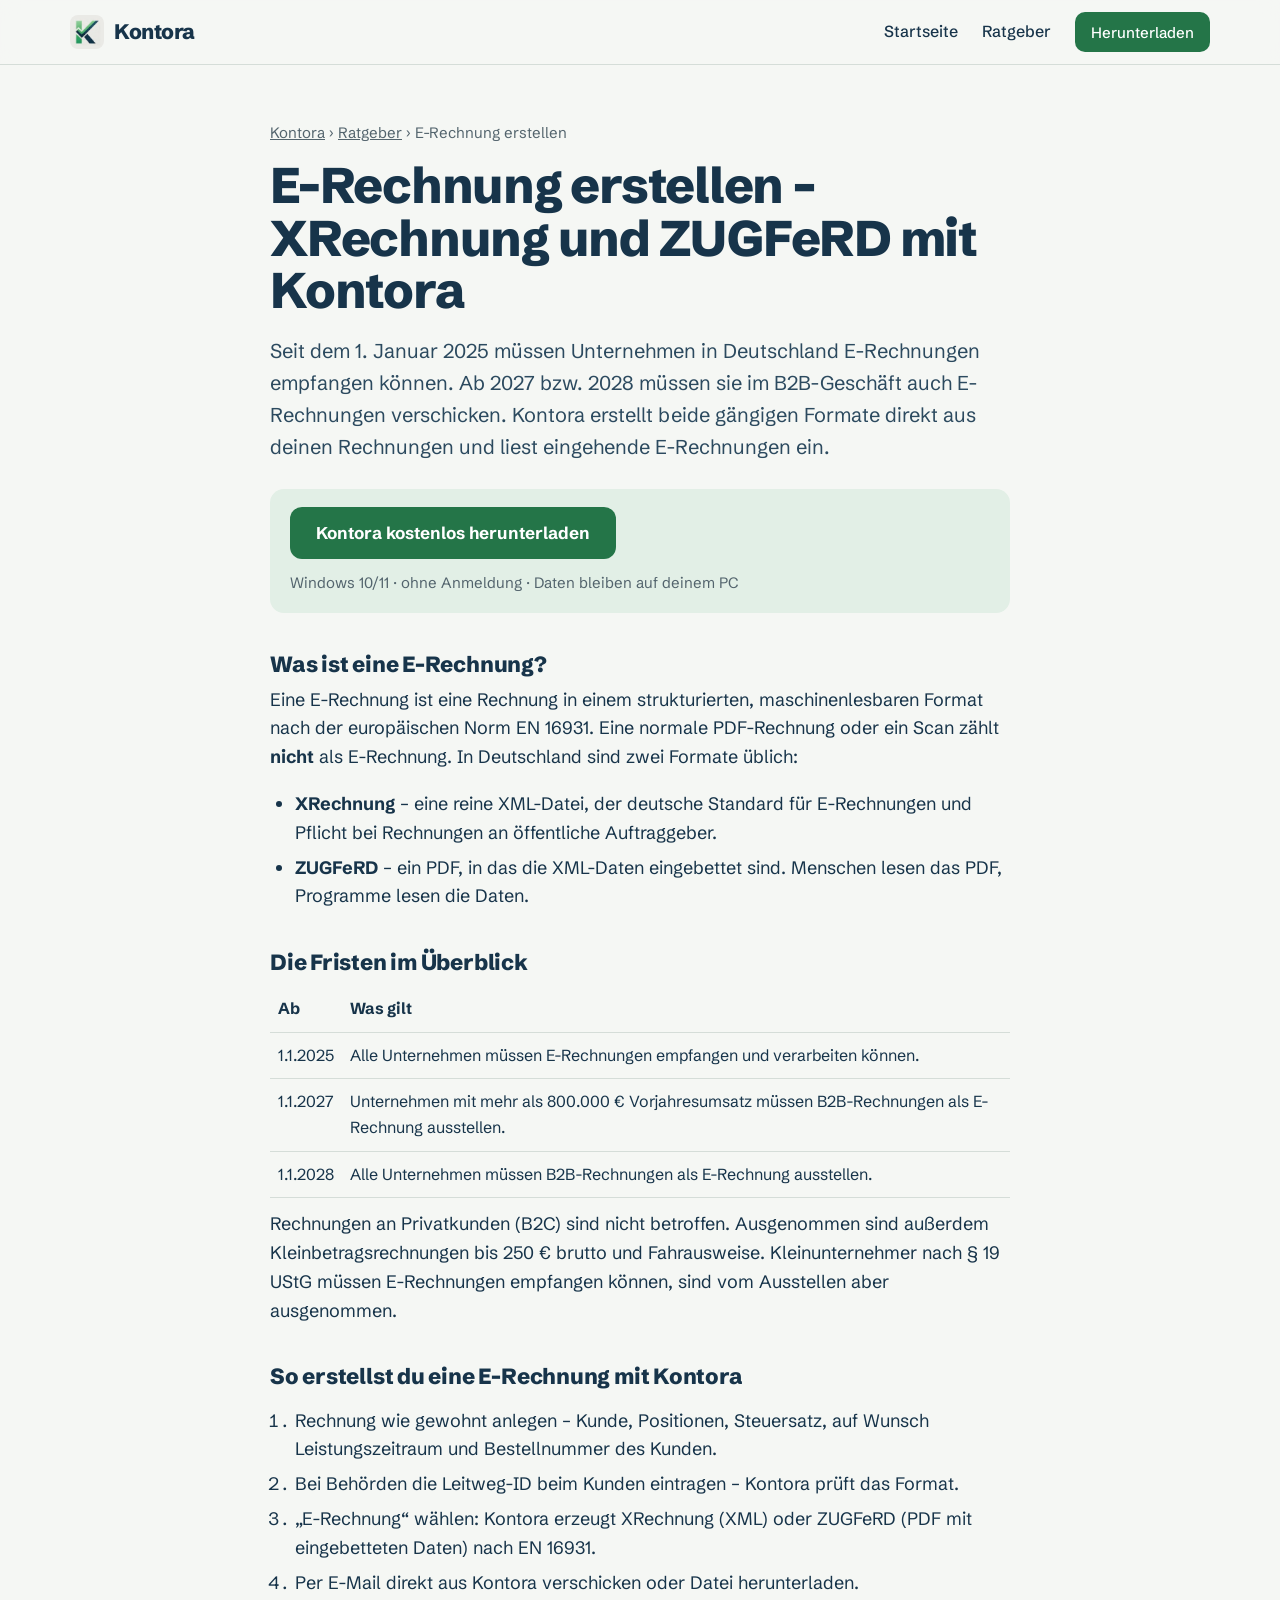
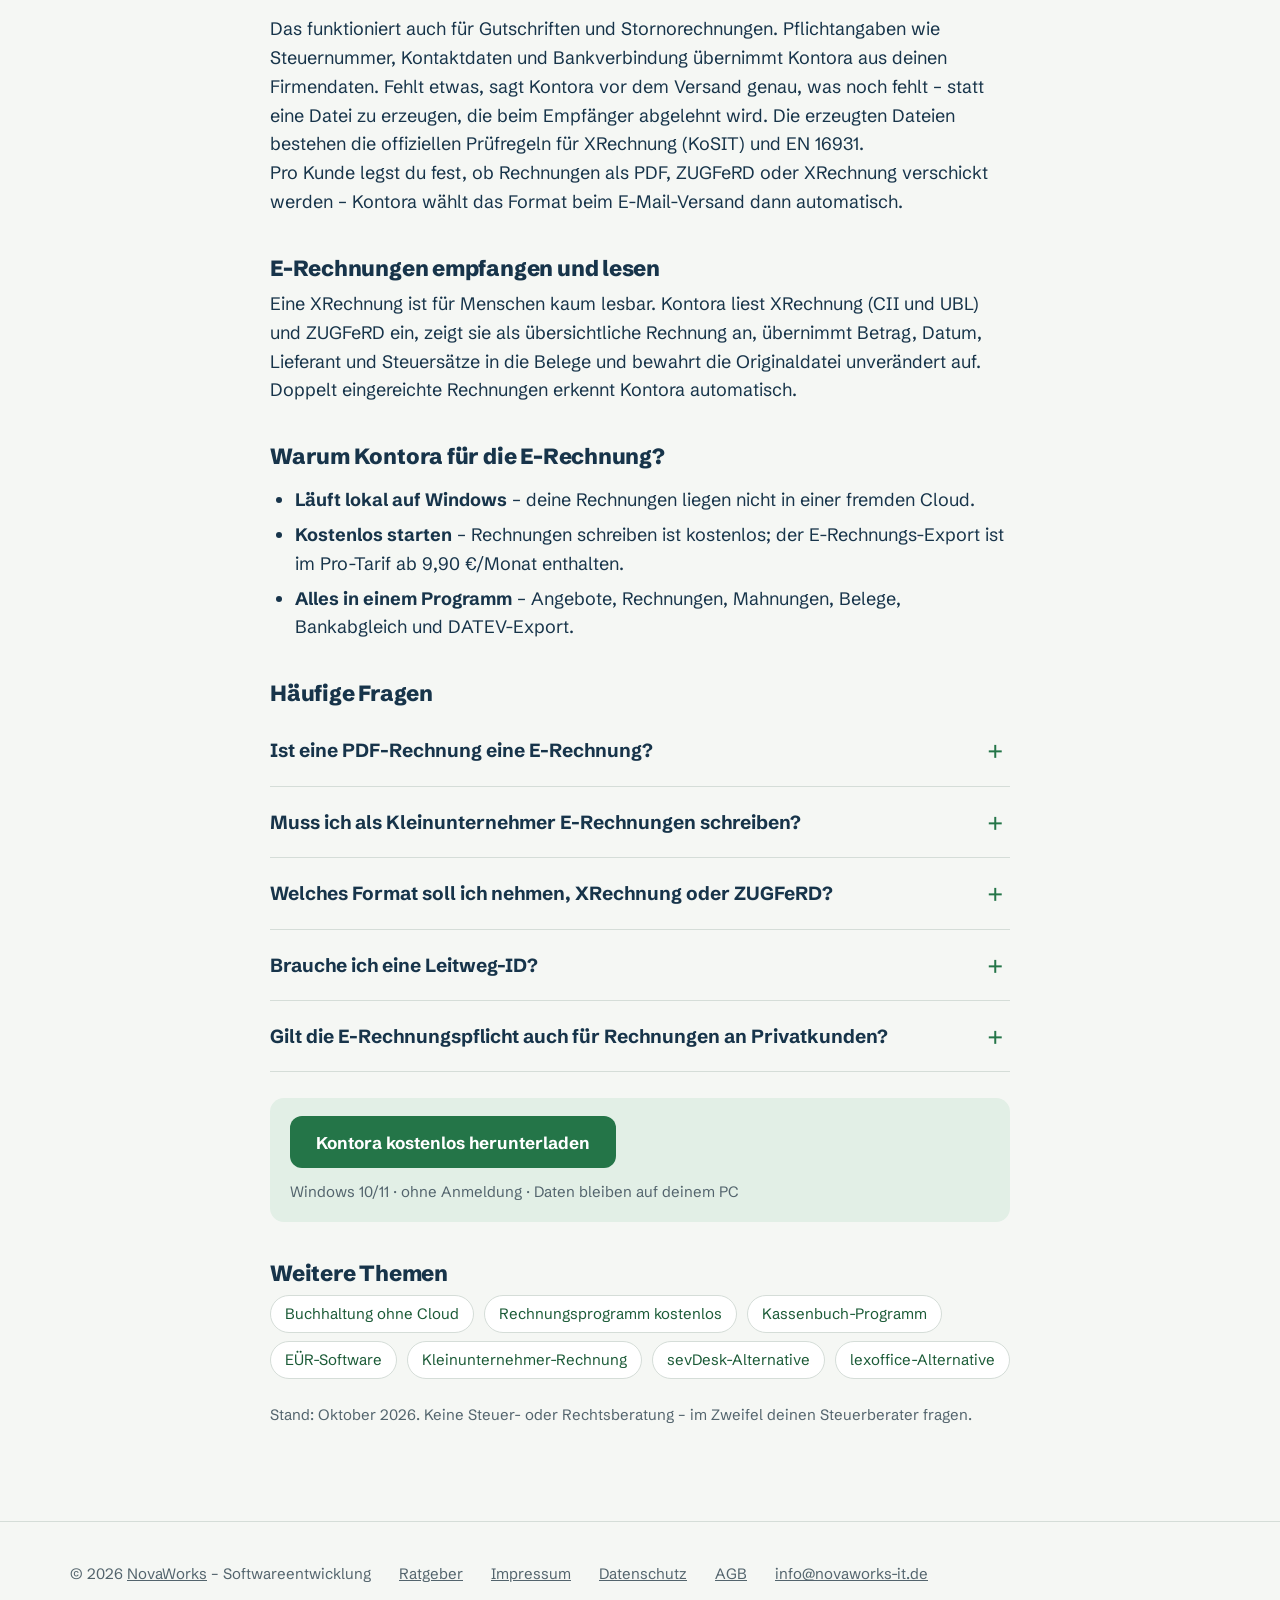
<file: e-rechnung-erstellen.html>
<!doctype html>
<html lang="de">
<head>
<meta charset="utf-8">
<meta http-equiv="Content-Security-Policy" content="default-src 'self'; img-src 'self' data:; style-src 'self'; font-src 'self'; script-src 'none'"><meta name="referrer" content="strict-origin-when-cross-origin">
<meta name="viewport" content="width=device-width, initial-scale=1">
<title>E-Rechnung erstellen: XRechnung &amp; ZUGFeRD | Kontora</title>
<meta name="description" content="E-Rechnung erstellen und empfangen: Kontora erzeugt XRechnung und ZUGFeRD nach EN 16931 aus jeder Rechnung – auf deinem Windows-PC, ohne Cloud. Fristen 2025–2028 einfach erklärt.">
<meta name="theme-color" content="#17344a">
<link rel="canonical" href="https://mykontora.de/e-rechnung-erstellen.html">
<link rel="icon" href="favicon-32.png" sizes="32x32">
<link rel="apple-touch-icon" href="apple-touch-icon.png">
<meta property="og:type" content="article">
<meta property="og:locale" content="de_DE">
<meta property="og:site_name" content="Kontora">
<meta property="og:title" content="E-Rechnung erstellen: XRechnung &amp; ZUGFeRD | Kontora">
<meta property="og:description" content="E-Rechnung erstellen und empfangen: Kontora erzeugt XRechnung und ZUGFeRD nach EN 16931 aus jeder Rechnung – auf deinem Windows-PC, ohne Cloud. Fristen 2025–2028 einfach erklärt.">
<meta property="og:url" content="https://mykontora.de/e-rechnung-erstellen.html">
<meta property="og:image" content="https://mykontora.de/img/og.png">
<meta name="twitter:card" content="summary_large_image">
<link rel="stylesheet" href="style.css">
<script type="application/ld+json">[{"@context": "https://schema.org", "@type": "FAQPage", "mainEntity": [{"@type": "Question", "name": "Ist eine PDF-Rechnung eine E-Rechnung?", "acceptedAnswer": {"@type": "Answer", "text": "Nein. Eine E-Rechnung muss strukturierte Daten nach EN 16931 enthalten, also XRechnung oder ZUGFeRD. Ein normales PDF zählt als „sonstige Rechnung“."}}, {"@type": "Question", "name": "Muss ich als Kleinunternehmer E-Rechnungen schreiben?", "acceptedAnswer": {"@type": "Answer", "text": "Nein, Kleinunternehmer nach § 19 UStG sind vom Ausstellen ausgenommen. Empfangen können musst du E-Rechnungen aber trotzdem – Kontora liest sie ein."}}, {"@type": "Question", "name": "Welches Format soll ich nehmen, XRechnung oder ZUGFeRD?", "acceptedAnswer": {"@type": "Answer", "text": "Beide sind gleichwertig. ZUGFeRD ist praktisch, weil es zusätzlich ein lesbares PDF enthält; manche Kunden verlangen ausdrücklich XRechnung. Kontora kann beides."}}, {"@type": "Question", "name": "Brauche ich eine Leitweg-ID?", "acceptedAnswer": {"@type": "Answer", "text": "Nur bei Rechnungen an öffentliche Auftraggeber. Die Leitweg-ID bekommst du von deinem Auftraggeber und trägst sie in Kontora beim Kunden ein; sie landet automatisch in der XRechnung."}}, {"@type": "Question", "name": "Gilt die E-Rechnungspflicht auch für Rechnungen an Privatkunden?", "acceptedAnswer": {"@type": "Answer", "text": "Nein. Die Pflicht betrifft nur Rechnungen zwischen Unternehmen (B2B). Privatkunden kannst du weiter eine PDF- oder Papierrechnung schicken."}}]}, {"@context": "https://schema.org", "@type": "BreadcrumbList", "itemListElement": [{"@type": "ListItem", "position": 1, "name": "Kontora", "item": "https://mykontora.de/"}, {"@type": "ListItem", "position": 2, "name": "Ratgeber", "item": "https://mykontora.de/ratgeber.html"}, {"@type": "ListItem", "position": 3, "name": "E-Rechnung erstellen", "item": "https://mykontora.de/e-rechnung-erstellen.html"}]}]</script>
</head>
<body>
<a class="skip" href="#main">Zum Inhalt springen</a>
<header class="top"><div class="wrap"><a class="logo" href="./"><img src="img/logo-192.png" alt="" width="34" height="34">Kontora</a><nav class="nav" aria-label="Hauptnavigation"><a class="hide-sm" href="./">Startseite</a><a class="hide-sm" href="ratgeber.html">Ratgeber</a><a class="btn small" href="./#download">Herunterladen</a></nav></div></header>
<main id="main" class="doc article">
<p class="crumbs"><a href="./">Kontora</a> › <a href="ratgeber.html">Ratgeber</a> › E-Rechnung erstellen</p>
<h1>E-Rechnung erstellen – XRechnung und ZUGFeRD mit Kontora</h1>
<p class="lead">Seit dem 1. Januar 2025 müssen Unternehmen in Deutschland E-Rechnungen empfangen können. Ab 2027 bzw. 2028 müssen sie im B2B-Geschäft auch E-Rechnungen verschicken. Kontora erstellt beide gängigen Formate direkt aus deinen Rechnungen und liest eingehende E-Rechnungen ein.</p>
<p class="cta-box"><a class="btn" href="./#download">Kontora kostenlos herunterladen</a><span>Windows 10/11 · ohne Anmeldung · Daten bleiben auf deinem PC</span></p>
<h2>Was ist eine E-Rechnung?</h2>
<p>Eine E-Rechnung ist eine Rechnung in einem strukturierten, maschinenlesbaren Format nach der europäischen Norm EN 16931. Eine normale PDF-Rechnung oder ein Scan zählt <strong>nicht</strong> als E-Rechnung. In Deutschland sind zwei Formate üblich:</p>
<ul>
<li><strong>XRechnung</strong> – eine reine XML-Datei, der deutsche Standard für E-Rechnungen und Pflicht bei Rechnungen an öffentliche Auftraggeber.</li>
<li><strong>ZUGFeRD</strong> – ein PDF, in das die XML-Daten eingebettet sind. Menschen lesen das PDF, Programme lesen die Daten.</li>
</ul>
<h2>Die Fristen im Überblick</h2>
<table>
<tr><th>Ab</th><th>Was gilt</th></tr>
<tr><td>1.1.2025</td><td>Alle Unternehmen müssen E-Rechnungen empfangen und verarbeiten können.</td></tr>
<tr><td>1.1.2027</td><td>Unternehmen mit mehr als 800.000 € Vorjahresumsatz müssen B2B-Rechnungen als E-Rechnung ausstellen.</td></tr>
<tr><td>1.1.2028</td><td>Alle Unternehmen müssen B2B-Rechnungen als E-Rechnung ausstellen.</td></tr>
</table>
<p>Rechnungen an Privatkunden (B2C) sind nicht betroffen. Ausgenommen sind außerdem Kleinbetragsrechnungen bis 250 € brutto und Fahrausweise. Kleinunternehmer nach § 19 UStG müssen E-Rechnungen empfangen können, sind vom Ausstellen aber ausgenommen.</p>
<h2>So erstellst du eine E-Rechnung mit Kontora</h2>
<ol>
<li>Rechnung wie gewohnt anlegen – Kunde, Positionen, Steuersatz, auf Wunsch Leistungszeitraum und Bestellnummer des Kunden.</li>
<li>Bei Behörden die Leitweg-ID beim Kunden eintragen – Kontora prüft das Format.</li>
<li>„E-Rechnung“ wählen: Kontora erzeugt XRechnung (XML) oder ZUGFeRD (PDF mit eingebetteten Daten) nach EN 16931.</li>
<li>Per E-Mail direkt aus Kontora verschicken oder Datei herunterladen.</li>
</ol>
<p>Das funktioniert auch für Gutschriften und Stornorechnungen. Pflichtangaben wie Steuernummer, Kontaktdaten und Bankverbindung übernimmt Kontora aus deinen Firmendaten. Fehlt etwas, sagt Kontora vor dem Versand genau, was noch fehlt – statt eine Datei zu erzeugen, die beim Empfänger abgelehnt wird. Die erzeugten Dateien bestehen die offiziellen Prüfregeln für XRechnung (KoSIT) und EN 16931.</p>
<p>Pro Kunde legst du fest, ob Rechnungen als PDF, ZUGFeRD oder XRechnung verschickt werden – Kontora wählt das Format beim E-Mail-Versand dann automatisch.</p>
<h2>E-Rechnungen empfangen und lesen</h2>
<p>Eine XRechnung ist für Menschen kaum lesbar. Kontora liest XRechnung (CII und UBL) und ZUGFeRD ein, zeigt sie als übersichtliche Rechnung an, übernimmt Betrag, Datum, Lieferant und Steuersätze in die Belege und bewahrt die Originaldatei unverändert auf. Doppelt eingereichte Rechnungen erkennt Kontora automatisch.</p>
<h2>Warum Kontora für die E-Rechnung?</h2>
<ul>
<li><strong>Läuft lokal auf Windows</strong> – deine Rechnungen liegen nicht in einer fremden Cloud.</li>
<li><strong>Kostenlos starten</strong> – Rechnungen schreiben ist kostenlos; der E-Rechnungs-Export ist im Pro-Tarif ab 9,90 €/Monat enthalten.</li>
<li><strong>Alles in einem Programm</strong> – Angebote, Rechnungen, Mahnungen, Belege, Bankabgleich und DATEV-Export.</li>
</ul>
<h2>Häufige Fragen</h2>
<div class="faq"><details><summary>Ist eine PDF-Rechnung eine E-Rechnung?</summary><p>Nein. Eine E-Rechnung muss strukturierte Daten nach EN 16931 enthalten, also XRechnung oder ZUGFeRD. Ein normales PDF zählt als „sonstige Rechnung“.</p></details><details><summary>Muss ich als Kleinunternehmer E-Rechnungen schreiben?</summary><p>Nein, Kleinunternehmer nach § 19 UStG sind vom Ausstellen ausgenommen. Empfangen können musst du E-Rechnungen aber trotzdem – Kontora liest sie ein.</p></details><details><summary>Welches Format soll ich nehmen, XRechnung oder ZUGFeRD?</summary><p>Beide sind gleichwertig. ZUGFeRD ist praktisch, weil es zusätzlich ein lesbares PDF enthält; manche Kunden verlangen ausdrücklich XRechnung. Kontora kann beides.</p></details><details><summary>Brauche ich eine Leitweg-ID?</summary><p>Nur bei Rechnungen an öffentliche Auftraggeber. Die Leitweg-ID bekommst du von deinem Auftraggeber und trägst sie in Kontora beim Kunden ein; sie landet automatisch in der XRechnung.</p></details><details><summary>Gilt die E-Rechnungspflicht auch für Rechnungen an Privatkunden?</summary><p>Nein. Die Pflicht betrifft nur Rechnungen zwischen Unternehmen (B2B). Privatkunden kannst du weiter eine PDF- oder Papierrechnung schicken.</p></details></div>
<p class="cta-box"><a class="btn" href="./#download">Kontora kostenlos herunterladen</a><span>Windows 10/11 · ohne Anmeldung · Daten bleiben auf deinem PC</span></p>
<h2>Weitere Themen</h2>
<ul class="links"><li><a href="buchhaltung-ohne-cloud.html">Buchhaltung ohne Cloud</a></li><li><a href="rechnungsprogramm-kostenlos.html">Rechnungsprogramm kostenlos</a></li><li><a href="kassenbuch-programm.html">Kassenbuch-Programm</a></li><li><a href="euer-software.html">EÜR-Software</a></li><li><a href="kleinunternehmer-rechnung.html">Kleinunternehmer-Rechnung</a></li><li><a href="sevdesk-alternative.html">sevDesk-Alternative</a></li><li><a href="lexoffice-alternative.html">lexoffice-Alternative</a></li></ul>
<p class="stand">Stand: Oktober 2026. Keine Steuer- oder Rechtsberatung – im Zweifel deinen Steuerberater fragen.</p>
</main>
<footer><div class="wrap">
  <span>© 2026 <a href="https://novaworks-it.de" rel="author">NovaWorks</a> – Softwareentwicklung</span>
  <a href="ratgeber.html">Ratgeber</a>
  <a href="impressum.html">Impressum</a>
  <a href="datenschutz.html">Datenschutz</a>
  <a href="agb.html">AGB</a>
  <a href="mailto:info@novaworks-it.de">info@novaworks-it.de</a>
</div></footer>
</body>
</html>
</file>
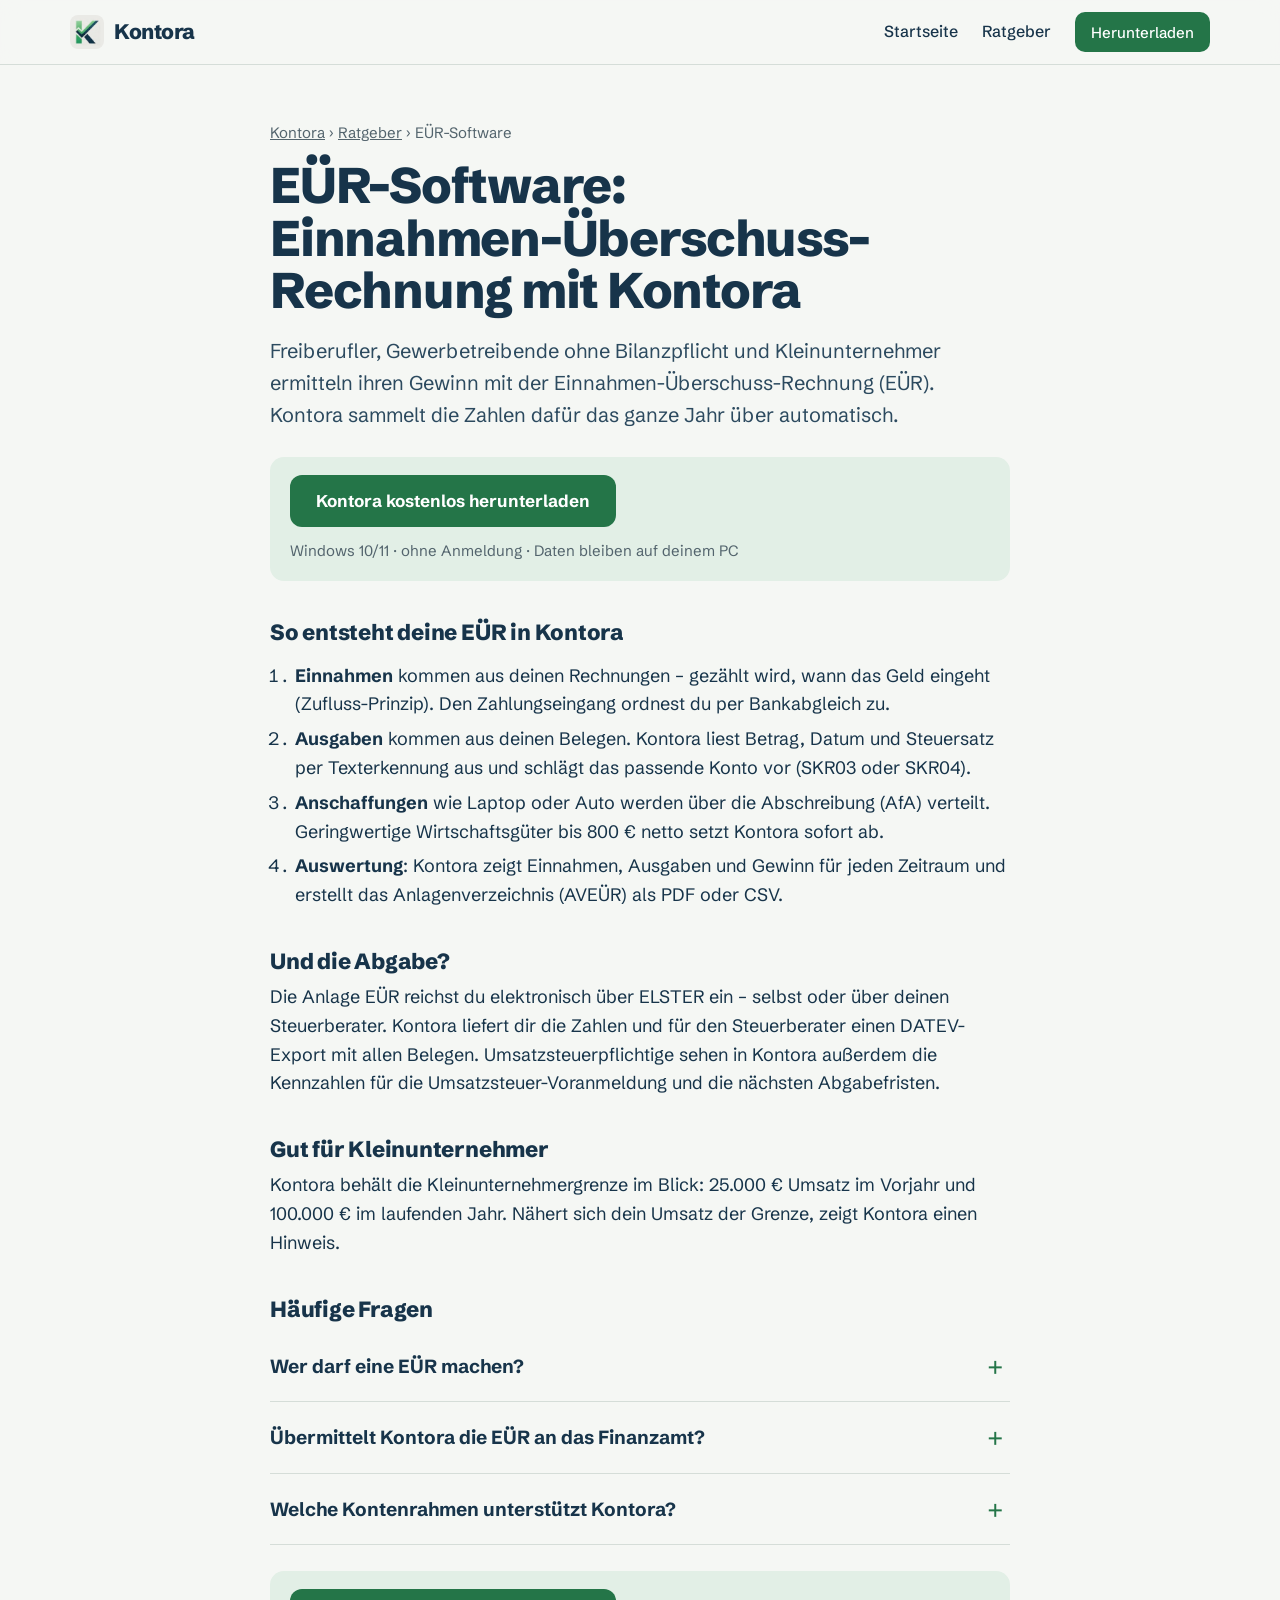
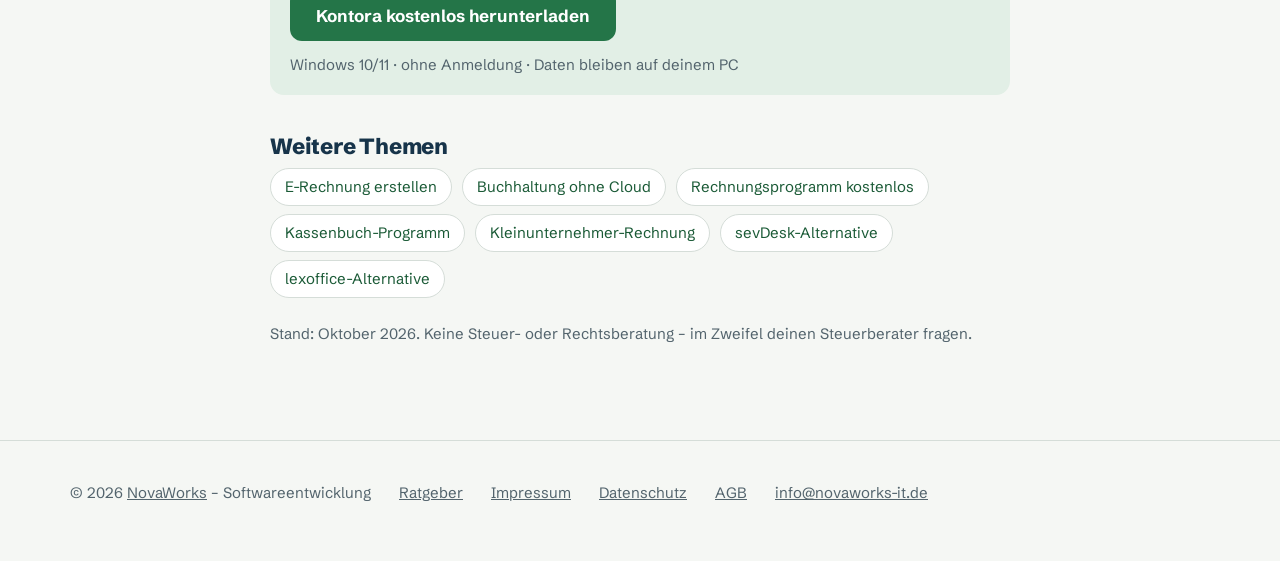
<file: euer-software.html>
<!doctype html>
<html lang="de">
<head>
<meta charset="utf-8">
<meta http-equiv="Content-Security-Policy" content="default-src 'self'; img-src 'self' data:; style-src 'self'; font-src 'self'; script-src 'none'"><meta name="referrer" content="strict-origin-when-cross-origin">
<meta name="viewport" content="width=device-width, initial-scale=1">
<title>EÜR-Software für Selbstständige | Kontora</title>
<meta name="description" content="Einnahmen-Überschuss-Rechnung mit Kontora: Einnahmen und Ausgaben automatisch aus Rechnungen und Belegen, AfA und Anlagenverzeichnis, Umsatzsteuer-Zahlen und DATEV-Export. Für Windows.">
<meta name="theme-color" content="#17344a">
<link rel="canonical" href="https://mykontora.de/euer-software.html">
<link rel="icon" href="favicon-32.png" sizes="32x32">
<link rel="apple-touch-icon" href="apple-touch-icon.png">
<meta property="og:type" content="article">
<meta property="og:locale" content="de_DE">
<meta property="og:site_name" content="Kontora">
<meta property="og:title" content="EÜR-Software für Selbstständige | Kontora">
<meta property="og:description" content="Einnahmen-Überschuss-Rechnung mit Kontora: Einnahmen und Ausgaben automatisch aus Rechnungen und Belegen, AfA und Anlagenverzeichnis, Umsatzsteuer-Zahlen und DATEV-Export. Für Windows.">
<meta property="og:url" content="https://mykontora.de/euer-software.html">
<meta property="og:image" content="https://mykontora.de/img/og.png">
<meta name="twitter:card" content="summary_large_image">
<link rel="stylesheet" href="style.css">
<script type="application/ld+json">[{"@context": "https://schema.org", "@type": "FAQPage", "mainEntity": [{"@type": "Question", "name": "Wer darf eine EÜR machen?", "acceptedAnswer": {"@type": "Answer", "text": "Freiberufler sowie Gewerbetreibende, die nicht zur Bilanzierung verpflichtet sind – grob gesagt bis 800.000 € Umsatz und 80.000 € Gewinn im Jahr."}}, {"@type": "Question", "name": "Übermittelt Kontora die EÜR an das Finanzamt?", "acceptedAnswer": {"@type": "Answer", "text": "Nein. Kontora bereitet die Zahlen auf; die Abgabe machst du oder dein Steuerberater über ELSTER."}}, {"@type": "Question", "name": "Welche Kontenrahmen unterstützt Kontora?", "acceptedAnswer": {"@type": "Answer", "text": "SKR03 und SKR04."}}]}, {"@context": "https://schema.org", "@type": "BreadcrumbList", "itemListElement": [{"@type": "ListItem", "position": 1, "name": "Kontora", "item": "https://mykontora.de/"}, {"@type": "ListItem", "position": 2, "name": "Ratgeber", "item": "https://mykontora.de/ratgeber.html"}, {"@type": "ListItem", "position": 3, "name": "EÜR-Software", "item": "https://mykontora.de/euer-software.html"}]}]</script>
</head>
<body>
<a class="skip" href="#main">Zum Inhalt springen</a>
<header class="top"><div class="wrap"><a class="logo" href="./"><img src="img/logo-192.png" alt="" width="34" height="34">Kontora</a><nav class="nav" aria-label="Hauptnavigation"><a class="hide-sm" href="./">Startseite</a><a class="hide-sm" href="ratgeber.html">Ratgeber</a><a class="btn small" href="./#download">Herunterladen</a></nav></div></header>
<main id="main" class="doc article">
<p class="crumbs"><a href="./">Kontora</a> › <a href="ratgeber.html">Ratgeber</a> › EÜR-Software</p>
<h1>EÜR-Software: Einnahmen-Überschuss-Rechnung mit Kontora</h1>
<p class="lead">Freiberufler, Gewerbetreibende ohne Bilanzpflicht und Kleinunternehmer ermitteln ihren Gewinn mit der Einnahmen-Überschuss-Rechnung (EÜR). Kontora sammelt die Zahlen dafür das ganze Jahr über automatisch.</p>
<p class="cta-box"><a class="btn" href="./#download">Kontora kostenlos herunterladen</a><span>Windows 10/11 · ohne Anmeldung · Daten bleiben auf deinem PC</span></p>
<h2>So entsteht deine EÜR in Kontora</h2>
<ol>
<li><strong>Einnahmen</strong> kommen aus deinen Rechnungen – gezählt wird, wann das Geld eingeht (Zufluss-Prinzip). Den Zahlungseingang ordnest du per Bankabgleich zu.</li>
<li><strong>Ausgaben</strong> kommen aus deinen Belegen. Kontora liest Betrag, Datum und Steuersatz per Texterkennung aus und schlägt das passende Konto vor (SKR03 oder SKR04).</li>
<li><strong>Anschaffungen</strong> wie Laptop oder Auto werden über die Abschreibung (AfA) verteilt. Geringwertige Wirtschaftsgüter bis 800 € netto setzt Kontora sofort ab.</li>
<li><strong>Auswertung</strong>: Kontora zeigt Einnahmen, Ausgaben und Gewinn für jeden Zeitraum und erstellt das Anlagenverzeichnis (AVEÜR) als PDF oder CSV.</li>
</ol>
<h2>Und die Abgabe?</h2>
<p>Die Anlage EÜR reichst du elektronisch über ELSTER ein – selbst oder über deinen Steuerberater. Kontora liefert dir die Zahlen und für den Steuerberater einen DATEV-Export mit allen Belegen. Umsatzsteuerpflichtige sehen in Kontora außerdem die Kennzahlen für die Umsatzsteuer-Voranmeldung und die nächsten Abgabefristen.</p>
<h2>Gut für Kleinunternehmer</h2>
<p>Kontora behält die Kleinunternehmergrenze im Blick: 25.000 € Umsatz im Vorjahr und 100.000 € im laufenden Jahr. Nähert sich dein Umsatz der Grenze, zeigt Kontora einen Hinweis.</p>
<h2>Häufige Fragen</h2>
<div class="faq"><details><summary>Wer darf eine EÜR machen?</summary><p>Freiberufler sowie Gewerbetreibende, die nicht zur Bilanzierung verpflichtet sind – grob gesagt bis 800.000 € Umsatz und 80.000 € Gewinn im Jahr.</p></details><details><summary>Übermittelt Kontora die EÜR an das Finanzamt?</summary><p>Nein. Kontora bereitet die Zahlen auf; die Abgabe machst du oder dein Steuerberater über ELSTER.</p></details><details><summary>Welche Kontenrahmen unterstützt Kontora?</summary><p>SKR03 und SKR04.</p></details></div>
<p class="cta-box"><a class="btn" href="./#download">Kontora kostenlos herunterladen</a><span>Windows 10/11 · ohne Anmeldung · Daten bleiben auf deinem PC</span></p>
<h2>Weitere Themen</h2>
<ul class="links"><li><a href="e-rechnung-erstellen.html">E-Rechnung erstellen</a></li><li><a href="buchhaltung-ohne-cloud.html">Buchhaltung ohne Cloud</a></li><li><a href="rechnungsprogramm-kostenlos.html">Rechnungsprogramm kostenlos</a></li><li><a href="kassenbuch-programm.html">Kassenbuch-Programm</a></li><li><a href="kleinunternehmer-rechnung.html">Kleinunternehmer-Rechnung</a></li><li><a href="sevdesk-alternative.html">sevDesk-Alternative</a></li><li><a href="lexoffice-alternative.html">lexoffice-Alternative</a></li></ul>
<p class="stand">Stand: Oktober 2026. Keine Steuer- oder Rechtsberatung – im Zweifel deinen Steuerberater fragen.</p>
</main>
<footer><div class="wrap">
  <span>© 2026 <a href="https://novaworks-it.de" rel="author">NovaWorks</a> – Softwareentwicklung</span>
  <a href="ratgeber.html">Ratgeber</a>
  <a href="impressum.html">Impressum</a>
  <a href="datenschutz.html">Datenschutz</a>
  <a href="agb.html">AGB</a>
  <a href="mailto:info@novaworks-it.de">info@novaworks-it.de</a>
</div></footer>
</body>
</html>
</file>
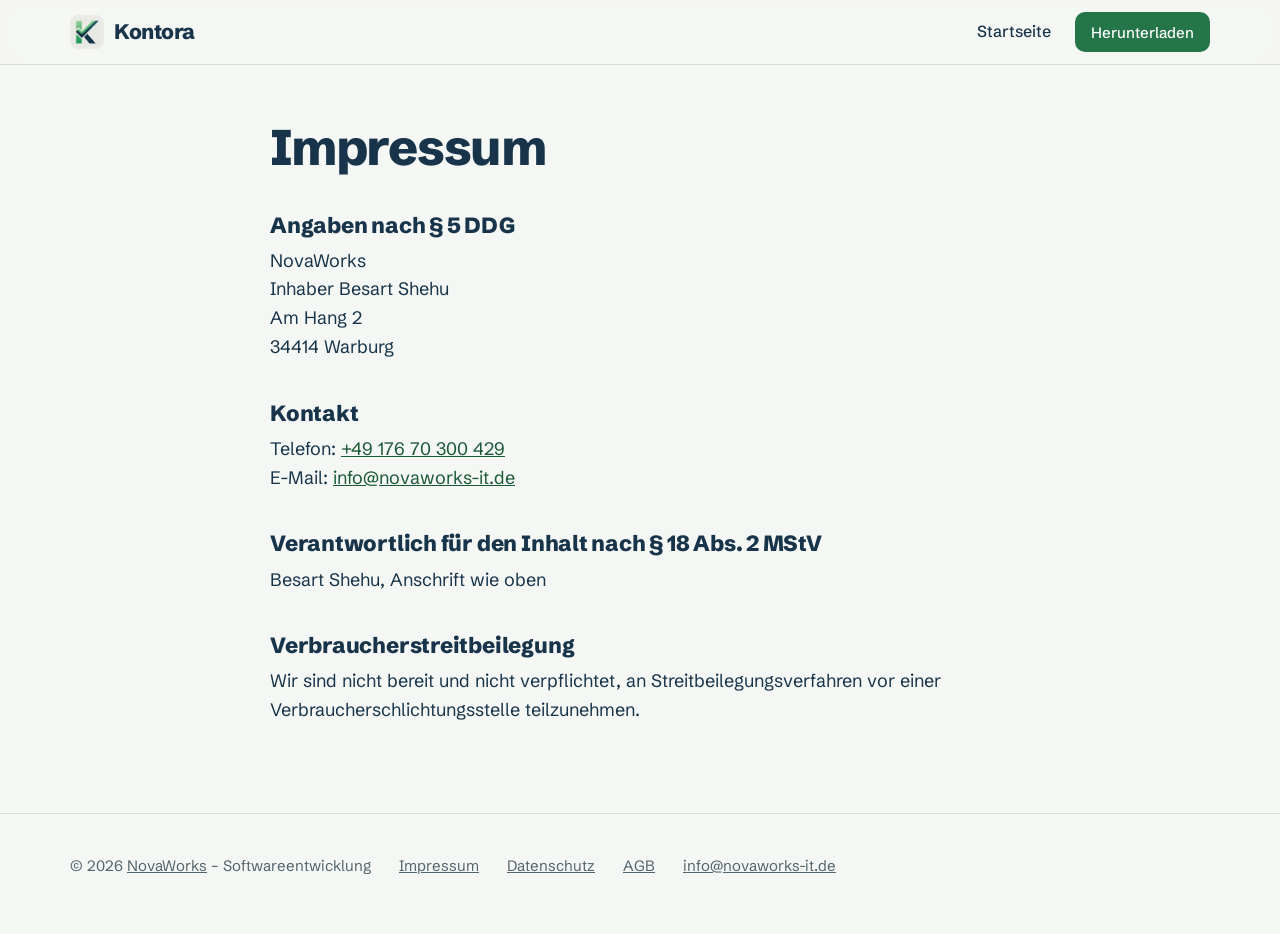
<file: impressum.html>
<!doctype html>
<html lang="de">
<head>
<meta charset="utf-8">
<meta http-equiv="Content-Security-Policy" content="default-src 'self'; img-src 'self' data:; style-src 'self'; font-src 'self'; script-src 'none'"><meta name="referrer" content="strict-origin-when-cross-origin">
<meta name="viewport" content="width=device-width, initial-scale=1">
<title>Impressum – Kontora</title>
<meta name="description" content="Impressum von Kontora, einem Produkt von NovaWorks.">
<meta name="theme-color" content="#17344a">
<link rel="canonical" href="https://mykontora.de/impressum.html">
<link rel="icon" href="favicon-32.png" sizes="32x32">
<link rel="stylesheet" href="style.css">
</head>
<body>
<a class="skip" href="#main">Zum Inhalt springen</a>
<header class="top"><div class="wrap"><a class="logo" href="./"><img src="img/logo-192.png" alt="" width="34" height="34">Kontora</a><nav class="nav" aria-label="Hauptnavigation"><a href="./">Startseite</a><a class="btn small" href="./#download">Herunterladen</a></nav></div></header>
<main id="main" class="doc">
<h1>Impressum</h1>
<h2>Angaben nach § 5 DDG</h2>
<p>NovaWorks<br>Inhaber Besart Shehu<br>Am Hang 2<br>34414 Warburg</p>
<h2>Kontakt</h2>
<p>Telefon: <a href="tel:+4917670300429">+49 176 70 300 429</a><br>E-Mail: <a href="mailto:info@novaworks-it.de">info@novaworks-it.de</a></p>
<!-- PRÜFEN: falls vorhanden – <h2>Umsatzsteuer-ID</h2><p>Umsatzsteuer-Identifikationsnummer nach § 27a UStG: DE…</p> -->
<h2>Verantwortlich für den Inhalt nach § 18 Abs. 2 MStV</h2>
<p>Besart Shehu, Anschrift wie oben</p>
<h2>Verbraucherstreitbeilegung</h2>
<p>Wir sind nicht bereit und nicht verpflichtet, an Streitbeilegungsverfahren vor einer Verbraucherschlichtungsstelle teilzunehmen.</p>

</main>
<footer><div class="wrap"><span>© 2026 <a href="https://novaworks-it.de" rel="author">NovaWorks</a> – Softwareentwicklung</span><a href="impressum.html">Impressum</a><a href="datenschutz.html">Datenschutz</a><a href="agb.html">AGB</a><a href="mailto:info@novaworks-it.de">info@novaworks-it.de</a></div></footer>
</body>
</html>
</file>
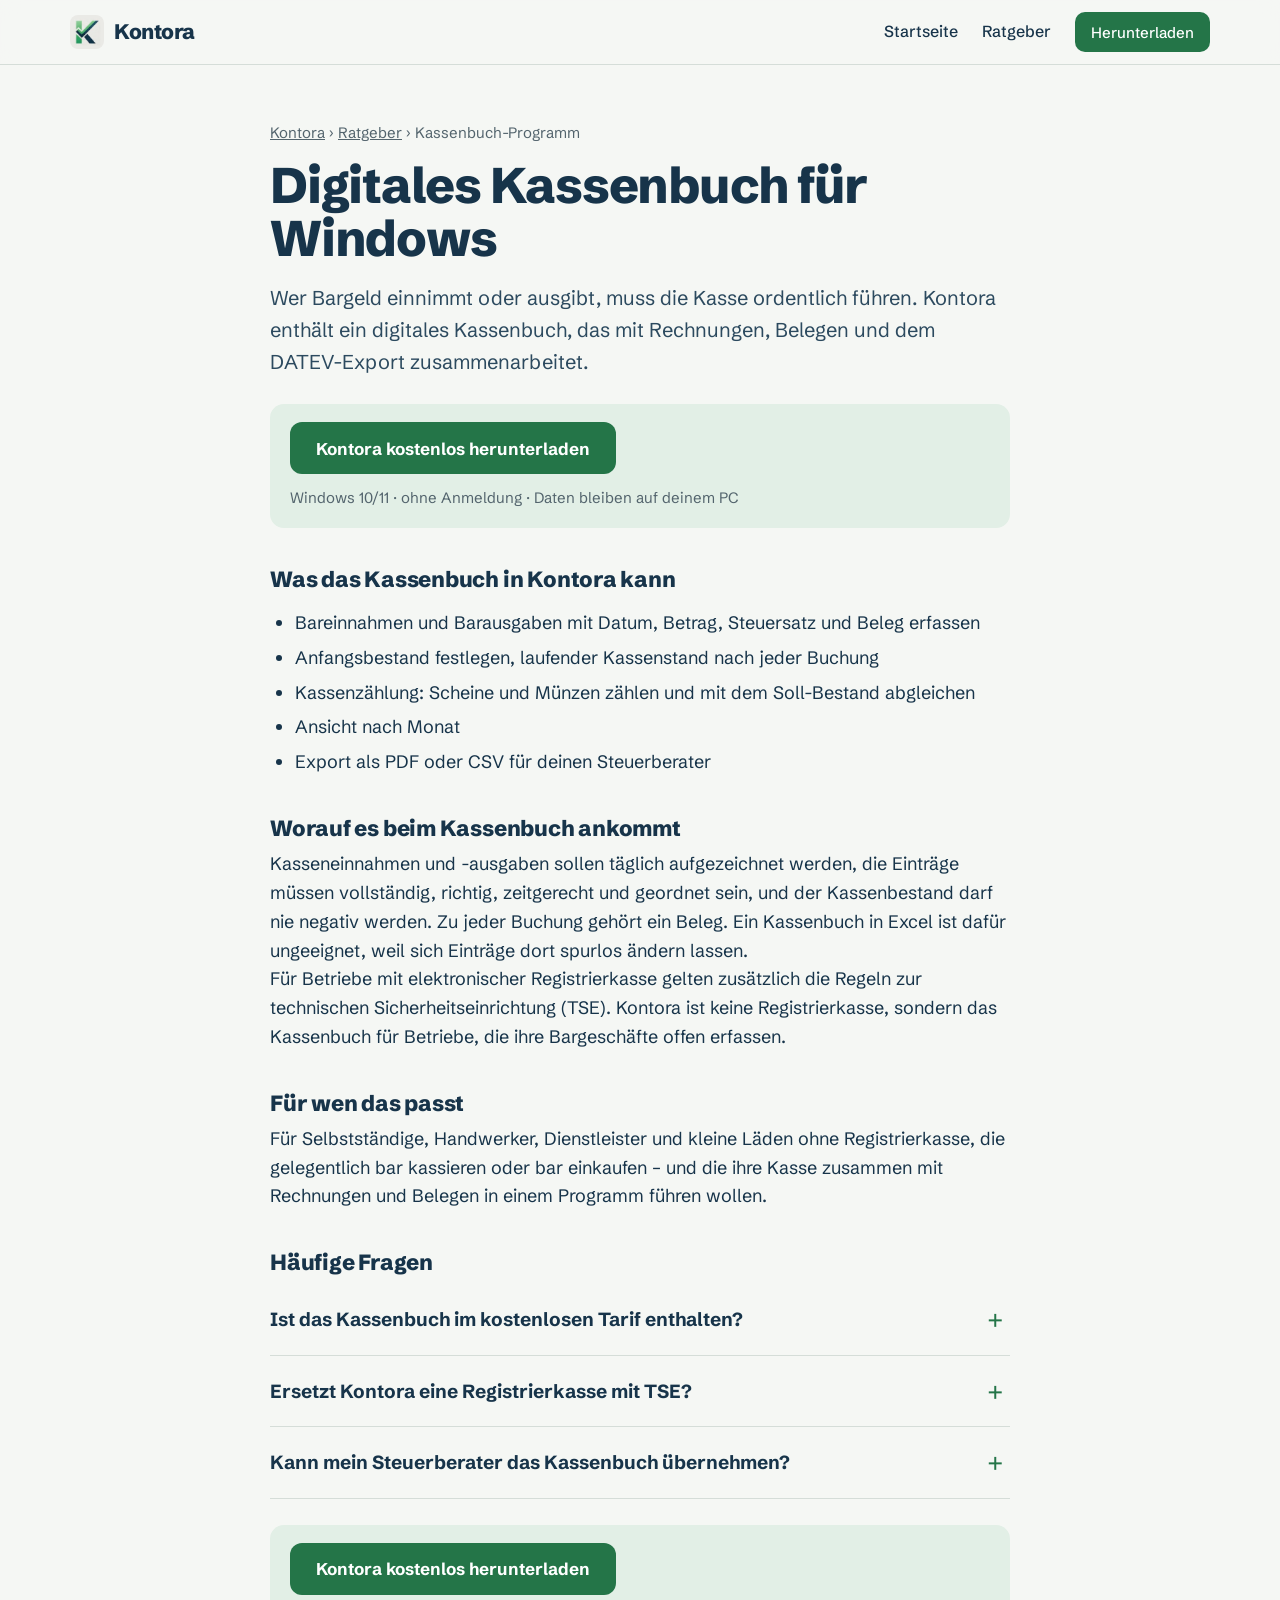
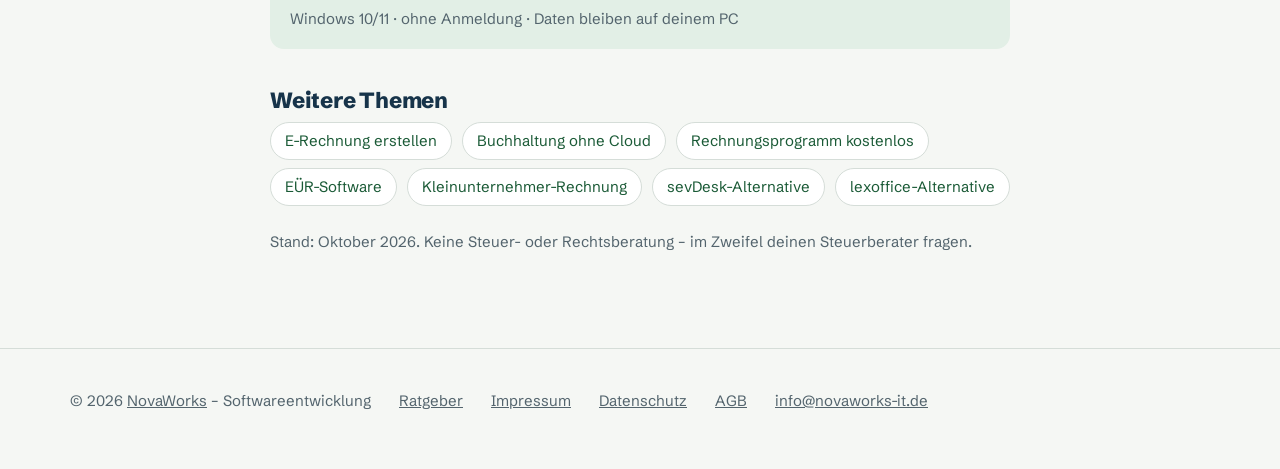
<file: kassenbuch-programm.html>
<!doctype html>
<html lang="de">
<head>
<meta charset="utf-8">
<meta http-equiv="Content-Security-Policy" content="default-src 'self'; img-src 'self' data:; style-src 'self'; font-src 'self'; script-src 'none'"><meta name="referrer" content="strict-origin-when-cross-origin">
<meta name="viewport" content="width=device-width, initial-scale=1">
<title>Kassenbuch-Programm für Windows | Kontora</title>
<meta name="description" content="Digitales Kassenbuch für Selbstständige und kleine Betriebe: Einnahmen und Ausgaben in bar erfassen, Kassenstand und Kassenzählung, Export für den Steuerberater. Läuft auf deinem Windows-PC.">
<meta name="theme-color" content="#17344a">
<link rel="canonical" href="https://mykontora.de/kassenbuch-programm.html">
<link rel="icon" href="favicon-32.png" sizes="32x32">
<link rel="apple-touch-icon" href="apple-touch-icon.png">
<meta property="og:type" content="article">
<meta property="og:locale" content="de_DE">
<meta property="og:site_name" content="Kontora">
<meta property="og:title" content="Kassenbuch-Programm für Windows | Kontora">
<meta property="og:description" content="Digitales Kassenbuch für Selbstständige und kleine Betriebe: Einnahmen und Ausgaben in bar erfassen, Kassenstand und Kassenzählung, Export für den Steuerberater. Läuft auf deinem Windows-PC.">
<meta property="og:url" content="https://mykontora.de/kassenbuch-programm.html">
<meta property="og:image" content="https://mykontora.de/img/og.png">
<meta name="twitter:card" content="summary_large_image">
<link rel="stylesheet" href="style.css">
<script type="application/ld+json">[{"@context": "https://schema.org", "@type": "FAQPage", "mainEntity": [{"@type": "Question", "name": "Ist das Kassenbuch im kostenlosen Tarif enthalten?", "acceptedAnswer": {"@type": "Answer", "text": "Ja, das Kassenbuch kannst du in beiden Tarifen nutzen."}}, {"@type": "Question", "name": "Ersetzt Kontora eine Registrierkasse mit TSE?", "acceptedAnswer": {"@type": "Answer", "text": "Nein. Wenn du eine elektronische Kasse nutzt, brauchst du eine Kasse mit TSE. Kontora ist das Kassenbuch für Betriebe ohne Registrierkasse."}}, {"@type": "Question", "name": "Kann mein Steuerberater das Kassenbuch übernehmen?", "acceptedAnswer": {"@type": "Answer", "text": "Ja. Du exportierst das Kassenbuch als PDF oder CSV, Barbelege sind außerdem im DATEV-Export (Pro) enthalten."}}]}, {"@context": "https://schema.org", "@type": "BreadcrumbList", "itemListElement": [{"@type": "ListItem", "position": 1, "name": "Kontora", "item": "https://mykontora.de/"}, {"@type": "ListItem", "position": 2, "name": "Ratgeber", "item": "https://mykontora.de/ratgeber.html"}, {"@type": "ListItem", "position": 3, "name": "Kassenbuch-Programm", "item": "https://mykontora.de/kassenbuch-programm.html"}]}]</script>
</head>
<body>
<a class="skip" href="#main">Zum Inhalt springen</a>
<header class="top"><div class="wrap"><a class="logo" href="./"><img src="img/logo-192.png" alt="" width="34" height="34">Kontora</a><nav class="nav" aria-label="Hauptnavigation"><a class="hide-sm" href="./">Startseite</a><a class="hide-sm" href="ratgeber.html">Ratgeber</a><a class="btn small" href="./#download">Herunterladen</a></nav></div></header>
<main id="main" class="doc article">
<p class="crumbs"><a href="./">Kontora</a> › <a href="ratgeber.html">Ratgeber</a> › Kassenbuch-Programm</p>
<h1>Digitales Kassenbuch für Windows</h1>
<p class="lead">Wer Bargeld einnimmt oder ausgibt, muss die Kasse ordentlich führen. Kontora enthält ein digitales Kassenbuch, das mit Rechnungen, Belegen und dem DATEV-Export zusammenarbeitet.</p>
<p class="cta-box"><a class="btn" href="./#download">Kontora kostenlos herunterladen</a><span>Windows 10/11 · ohne Anmeldung · Daten bleiben auf deinem PC</span></p>
<h2>Was das Kassenbuch in Kontora kann</h2>
<ul>
<li>Bareinnahmen und Barausgaben mit Datum, Betrag, Steuersatz und Beleg erfassen</li>
<li>Anfangsbestand festlegen, laufender Kassenstand nach jeder Buchung</li>
<li>Kassenzählung: Scheine und Münzen zählen und mit dem Soll-Bestand abgleichen</li>
<li>Ansicht nach Monat</li>
<li>Export als PDF oder CSV für deinen Steuerberater</li>
</ul>
<h2>Worauf es beim Kassenbuch ankommt</h2>
<p>Kasseneinnahmen und -ausgaben sollen täglich aufgezeichnet werden, die Einträge müssen vollständig, richtig, zeitgerecht und geordnet sein, und der Kassenbestand darf nie negativ werden. Zu jeder Buchung gehört ein Beleg. Ein Kassenbuch in Excel ist dafür ungeeignet, weil sich Einträge dort spurlos ändern lassen.</p>
<p>Für Betriebe mit elektronischer Registrierkasse gelten zusätzlich die Regeln zur technischen Sicherheitseinrichtung (TSE). Kontora ist keine Registrierkasse, sondern das Kassenbuch für Betriebe, die ihre Bargeschäfte offen erfassen.</p>
<h2>Für wen das passt</h2>
<p>Für Selbstständige, Handwerker, Dienstleister und kleine Läden ohne Registrierkasse, die gelegentlich bar kassieren oder bar einkaufen – und die ihre Kasse zusammen mit Rechnungen und Belegen in einem Programm führen wollen.</p>
<h2>Häufige Fragen</h2>
<div class="faq"><details><summary>Ist das Kassenbuch im kostenlosen Tarif enthalten?</summary><p>Ja, das Kassenbuch kannst du in beiden Tarifen nutzen.</p></details><details><summary>Ersetzt Kontora eine Registrierkasse mit TSE?</summary><p>Nein. Wenn du eine elektronische Kasse nutzt, brauchst du eine Kasse mit TSE. Kontora ist das Kassenbuch für Betriebe ohne Registrierkasse.</p></details><details><summary>Kann mein Steuerberater das Kassenbuch übernehmen?</summary><p>Ja. Du exportierst das Kassenbuch als PDF oder CSV, Barbelege sind außerdem im DATEV-Export (Pro) enthalten.</p></details></div>
<p class="cta-box"><a class="btn" href="./#download">Kontora kostenlos herunterladen</a><span>Windows 10/11 · ohne Anmeldung · Daten bleiben auf deinem PC</span></p>
<h2>Weitere Themen</h2>
<ul class="links"><li><a href="e-rechnung-erstellen.html">E-Rechnung erstellen</a></li><li><a href="buchhaltung-ohne-cloud.html">Buchhaltung ohne Cloud</a></li><li><a href="rechnungsprogramm-kostenlos.html">Rechnungsprogramm kostenlos</a></li><li><a href="euer-software.html">EÜR-Software</a></li><li><a href="kleinunternehmer-rechnung.html">Kleinunternehmer-Rechnung</a></li><li><a href="sevdesk-alternative.html">sevDesk-Alternative</a></li><li><a href="lexoffice-alternative.html">lexoffice-Alternative</a></li></ul>
<p class="stand">Stand: Oktober 2026. Keine Steuer- oder Rechtsberatung – im Zweifel deinen Steuerberater fragen.</p>
</main>
<footer><div class="wrap">
  <span>© 2026 <a href="https://novaworks-it.de" rel="author">NovaWorks</a> – Softwareentwicklung</span>
  <a href="ratgeber.html">Ratgeber</a>
  <a href="impressum.html">Impressum</a>
  <a href="datenschutz.html">Datenschutz</a>
  <a href="agb.html">AGB</a>
  <a href="mailto:info@novaworks-it.de">info@novaworks-it.de</a>
</div></footer>
</body>
</html>
</file>
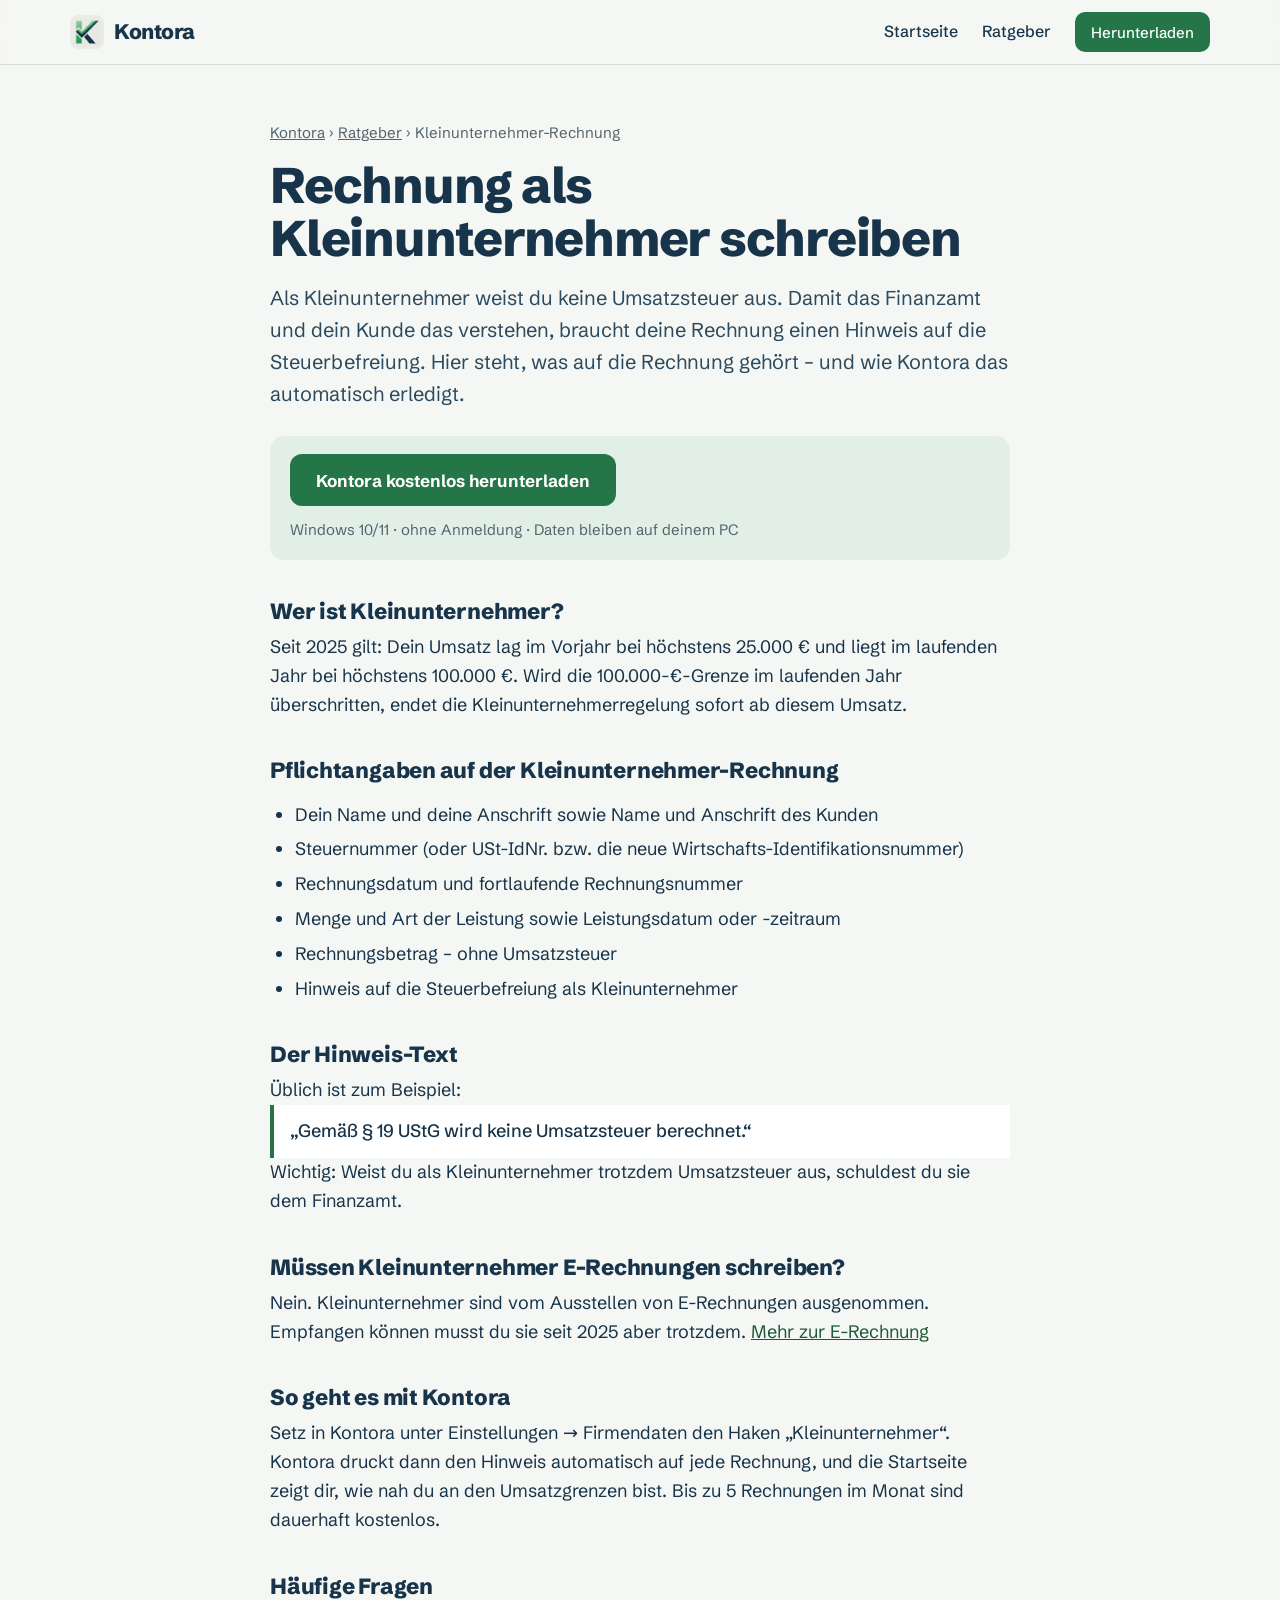
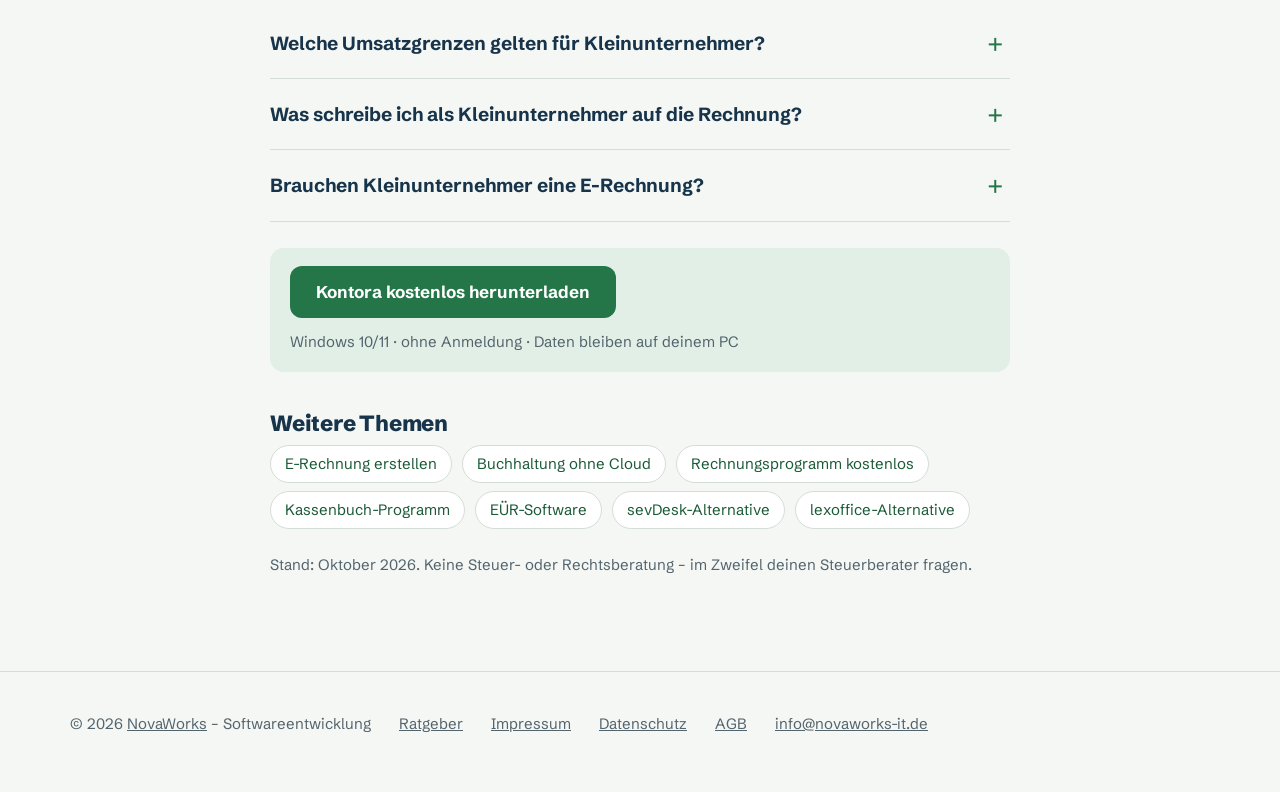
<file: kleinunternehmer-rechnung.html>
<!doctype html>
<html lang="de">
<head>
<meta charset="utf-8">
<meta http-equiv="Content-Security-Policy" content="default-src 'self'; img-src 'self' data:; style-src 'self'; font-src 'self'; script-src 'none'"><meta name="referrer" content="strict-origin-when-cross-origin">
<meta name="viewport" content="width=device-width, initial-scale=1">
<title>Rechnung als Kleinunternehmer (§ 19 UStG) | Kontora</title>
<meta name="description" content="Rechnung als Kleinunternehmer nach § 19 UStG: Pflichtangaben, der richtige Hinweis-Text, Umsatzgrenzen 2025/2026 und E-Rechnung. Mit Kontora kostenlos Rechnungen schreiben.">
<meta name="theme-color" content="#17344a">
<link rel="canonical" href="https://mykontora.de/kleinunternehmer-rechnung.html">
<link rel="icon" href="favicon-32.png" sizes="32x32">
<link rel="apple-touch-icon" href="apple-touch-icon.png">
<meta property="og:type" content="article">
<meta property="og:locale" content="de_DE">
<meta property="og:site_name" content="Kontora">
<meta property="og:title" content="Rechnung als Kleinunternehmer (§ 19 UStG) | Kontora">
<meta property="og:description" content="Rechnung als Kleinunternehmer nach § 19 UStG: Pflichtangaben, der richtige Hinweis-Text, Umsatzgrenzen 2025/2026 und E-Rechnung. Mit Kontora kostenlos Rechnungen schreiben.">
<meta property="og:url" content="https://mykontora.de/kleinunternehmer-rechnung.html">
<meta property="og:image" content="https://mykontora.de/img/og.png">
<meta name="twitter:card" content="summary_large_image">
<link rel="stylesheet" href="style.css">
<script type="application/ld+json">[{"@context": "https://schema.org", "@type": "FAQPage", "mainEntity": [{"@type": "Question", "name": "Welche Umsatzgrenzen gelten für Kleinunternehmer?", "acceptedAnswer": {"@type": "Answer", "text": "Höchstens 25.000 € Umsatz im Vorjahr und höchstens 100.000 € im laufenden Jahr (Regelung seit 2025)."}}, {"@type": "Question", "name": "Was schreibe ich als Kleinunternehmer auf die Rechnung?", "acceptedAnswer": {"@type": "Answer", "text": "Einen Hinweis auf die Steuerbefreiung, zum Beispiel „Gemäß § 19 UStG wird keine Umsatzsteuer berechnet.“"}}, {"@type": "Question", "name": "Brauchen Kleinunternehmer eine E-Rechnung?", "acceptedAnswer": {"@type": "Answer", "text": "Ausstellen müssen sie keine. Empfangen können müssen sie E-Rechnungen seit dem 1.1.2025."}}]}, {"@context": "https://schema.org", "@type": "BreadcrumbList", "itemListElement": [{"@type": "ListItem", "position": 1, "name": "Kontora", "item": "https://mykontora.de/"}, {"@type": "ListItem", "position": 2, "name": "Ratgeber", "item": "https://mykontora.de/ratgeber.html"}, {"@type": "ListItem", "position": 3, "name": "Kleinunternehmer-Rechnung", "item": "https://mykontora.de/kleinunternehmer-rechnung.html"}]}]</script>
</head>
<body>
<a class="skip" href="#main">Zum Inhalt springen</a>
<header class="top"><div class="wrap"><a class="logo" href="./"><img src="img/logo-192.png" alt="" width="34" height="34">Kontora</a><nav class="nav" aria-label="Hauptnavigation"><a class="hide-sm" href="./">Startseite</a><a class="hide-sm" href="ratgeber.html">Ratgeber</a><a class="btn small" href="./#download">Herunterladen</a></nav></div></header>
<main id="main" class="doc article">
<p class="crumbs"><a href="./">Kontora</a> › <a href="ratgeber.html">Ratgeber</a> › Kleinunternehmer-Rechnung</p>
<h1>Rechnung als Kleinunternehmer schreiben</h1>
<p class="lead">Als Kleinunternehmer weist du keine Umsatzsteuer aus. Damit das Finanzamt und dein Kunde das verstehen, braucht deine Rechnung einen Hinweis auf die Steuerbefreiung. Hier steht, was auf die Rechnung gehört – und wie Kontora das automatisch erledigt.</p>
<p class="cta-box"><a class="btn" href="./#download">Kontora kostenlos herunterladen</a><span>Windows 10/11 · ohne Anmeldung · Daten bleiben auf deinem PC</span></p>
<h2>Wer ist Kleinunternehmer?</h2>
<p>Seit 2025 gilt: Dein Umsatz lag im Vorjahr bei höchstens 25.000 € und liegt im laufenden Jahr bei höchstens 100.000 €. Wird die 100.000-€-Grenze im laufenden Jahr überschritten, endet die Kleinunternehmerregelung sofort ab diesem Umsatz.</p>
<h2>Pflichtangaben auf der Kleinunternehmer-Rechnung</h2>
<ul>
<li>Dein Name und deine Anschrift sowie Name und Anschrift des Kunden</li>
<li>Steuernummer (oder USt-IdNr. bzw. die neue Wirtschafts-Identifikationsnummer)</li>
<li>Rechnungsdatum und fortlaufende Rechnungsnummer</li>
<li>Menge und Art der Leistung sowie Leistungsdatum oder -zeitraum</li>
<li>Rechnungsbetrag – ohne Umsatzsteuer</li>
<li>Hinweis auf die Steuerbefreiung als Kleinunternehmer</li>
</ul>
<h2>Der Hinweis-Text</h2>
<p>Üblich ist zum Beispiel:</p>
<p class="quote">„Gemäß § 19 UStG wird keine Umsatzsteuer berechnet.“</p>
<p>Wichtig: Weist du als Kleinunternehmer trotzdem Umsatzsteuer aus, schuldest du sie dem Finanzamt.</p>
<h2>Müssen Kleinunternehmer E-Rechnungen schreiben?</h2>
<p>Nein. Kleinunternehmer sind vom Ausstellen von E-Rechnungen ausgenommen. Empfangen können musst du sie seit 2025 aber trotzdem. <a href="e-rechnung-erstellen.html">Mehr zur E-Rechnung</a></p>
<h2>So geht es mit Kontora</h2>
<p>Setz in Kontora unter Einstellungen → Firmendaten den Haken „Kleinunternehmer“. Kontora druckt dann den Hinweis automatisch auf jede Rechnung, und die Startseite zeigt dir, wie nah du an den Umsatzgrenzen bist. Bis zu 5 Rechnungen im Monat sind dauerhaft kostenlos.</p>
<h2>Häufige Fragen</h2>
<div class="faq"><details><summary>Welche Umsatzgrenzen gelten für Kleinunternehmer?</summary><p>Höchstens 25.000 € Umsatz im Vorjahr und höchstens 100.000 € im laufenden Jahr (Regelung seit 2025).</p></details><details><summary>Was schreibe ich als Kleinunternehmer auf die Rechnung?</summary><p>Einen Hinweis auf die Steuerbefreiung, zum Beispiel „Gemäß § 19 UStG wird keine Umsatzsteuer berechnet.“</p></details><details><summary>Brauchen Kleinunternehmer eine E-Rechnung?</summary><p>Ausstellen müssen sie keine. Empfangen können müssen sie E-Rechnungen seit dem 1.1.2025.</p></details></div>
<p class="cta-box"><a class="btn" href="./#download">Kontora kostenlos herunterladen</a><span>Windows 10/11 · ohne Anmeldung · Daten bleiben auf deinem PC</span></p>
<h2>Weitere Themen</h2>
<ul class="links"><li><a href="e-rechnung-erstellen.html">E-Rechnung erstellen</a></li><li><a href="buchhaltung-ohne-cloud.html">Buchhaltung ohne Cloud</a></li><li><a href="rechnungsprogramm-kostenlos.html">Rechnungsprogramm kostenlos</a></li><li><a href="kassenbuch-programm.html">Kassenbuch-Programm</a></li><li><a href="euer-software.html">EÜR-Software</a></li><li><a href="sevdesk-alternative.html">sevDesk-Alternative</a></li><li><a href="lexoffice-alternative.html">lexoffice-Alternative</a></li></ul>
<p class="stand">Stand: Oktober 2026. Keine Steuer- oder Rechtsberatung – im Zweifel deinen Steuerberater fragen.</p>
</main>
<footer><div class="wrap">
  <span>© 2026 <a href="https://novaworks-it.de" rel="author">NovaWorks</a> – Softwareentwicklung</span>
  <a href="ratgeber.html">Ratgeber</a>
  <a href="impressum.html">Impressum</a>
  <a href="datenschutz.html">Datenschutz</a>
  <a href="agb.html">AGB</a>
  <a href="mailto:info@novaworks-it.de">info@novaworks-it.de</a>
</div></footer>
</body>
</html>
</file>
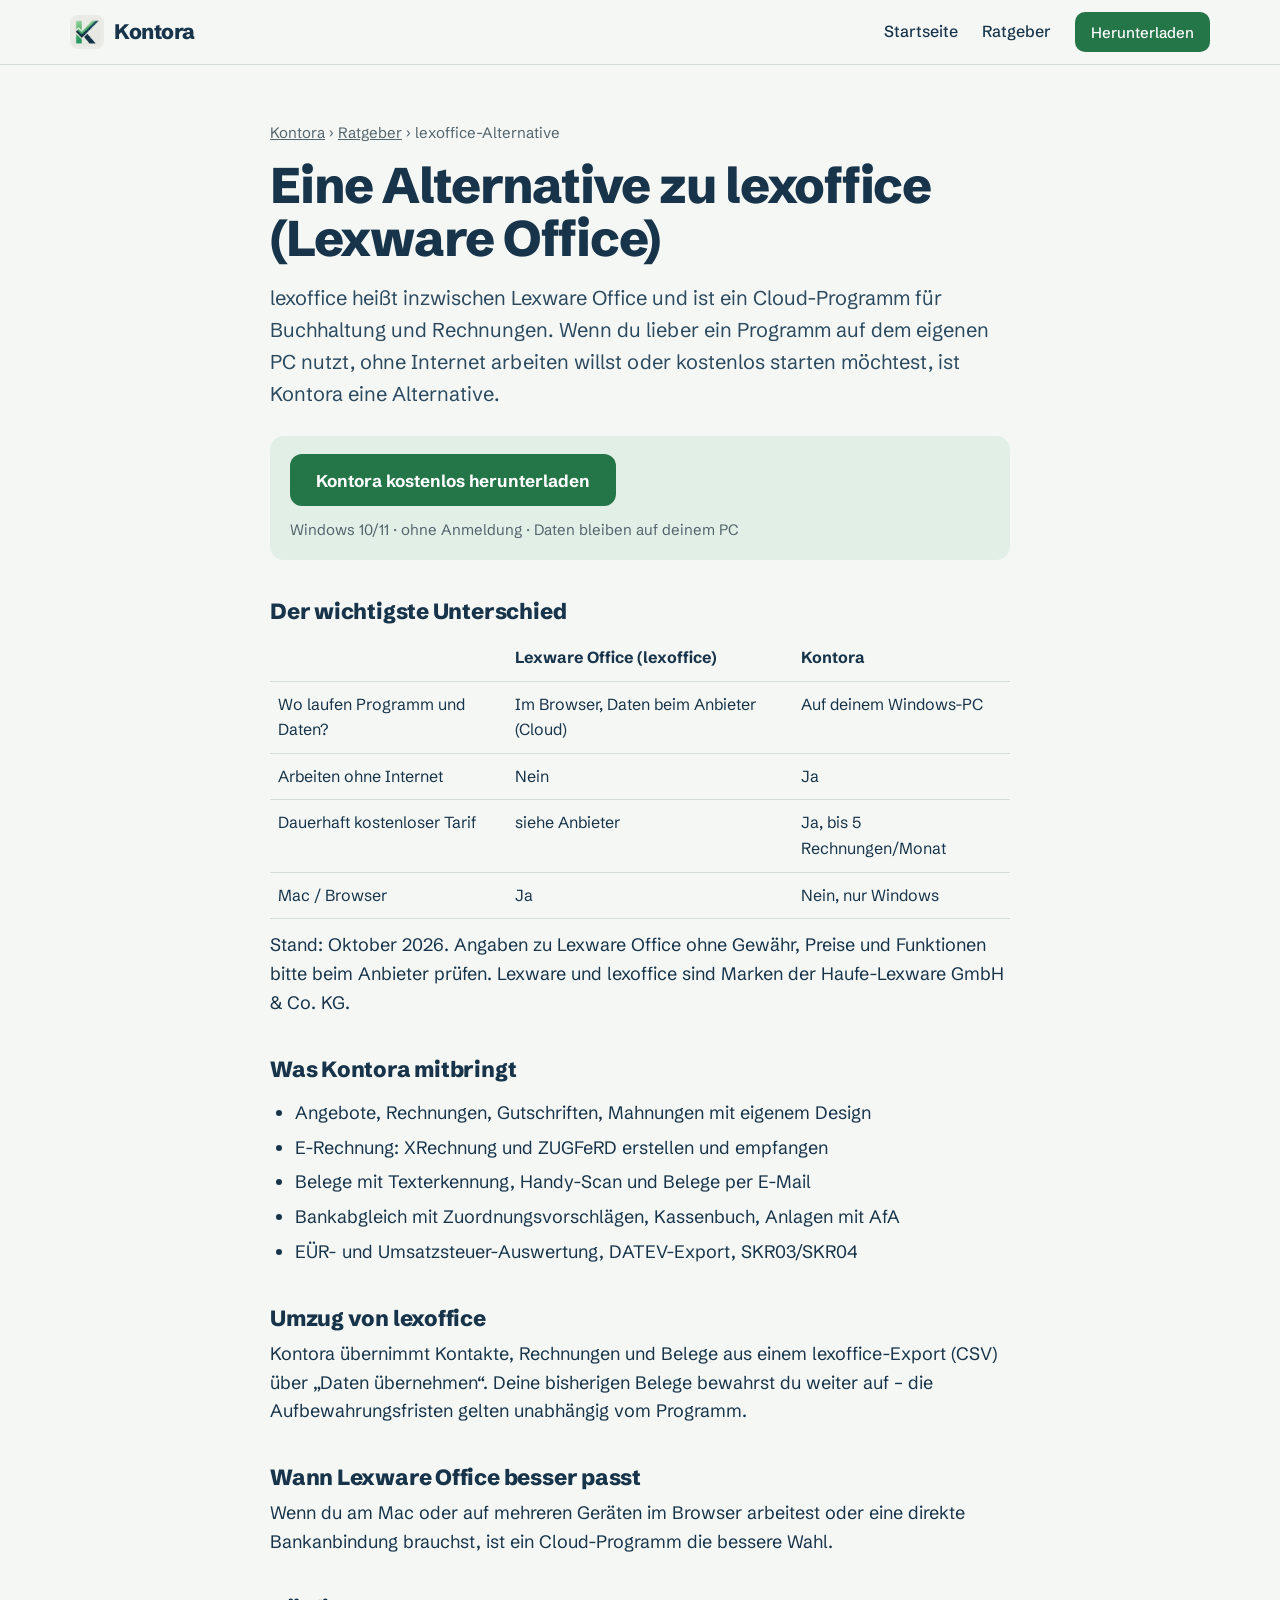
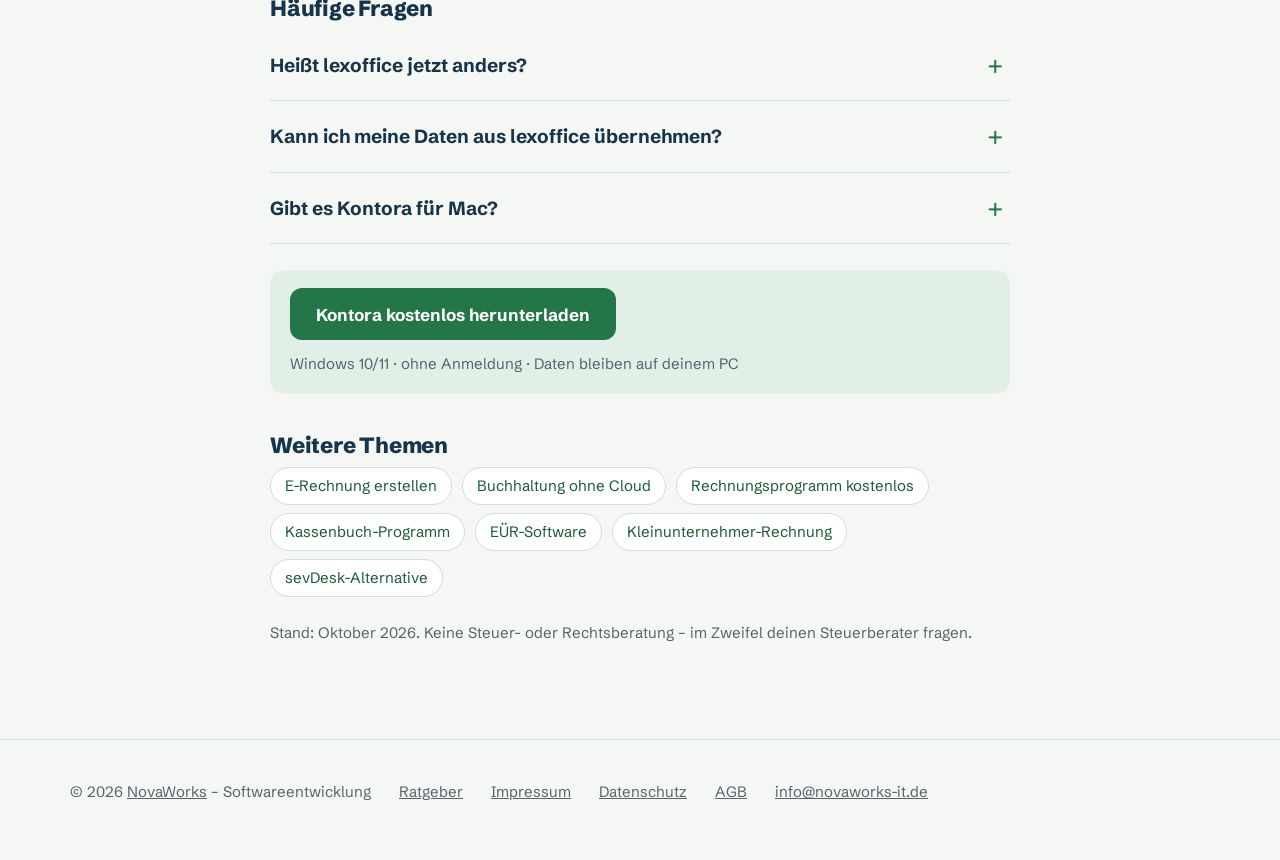
<file: lexoffice-alternative.html>
<!doctype html>
<html lang="de">
<head>
<meta charset="utf-8">
<meta http-equiv="Content-Security-Policy" content="default-src 'self'; img-src 'self' data:; style-src 'self'; font-src 'self'; script-src 'none'"><meta name="referrer" content="strict-origin-when-cross-origin">
<meta name="viewport" content="width=device-width, initial-scale=1">
<title>lexoffice-Alternative ohne Cloud | Kontora</title>
<meta name="description" content="Alternative zu lexoffice bzw. Lexware Office: Kontora läuft lokal auf deinem Windows-PC, ist für bis zu 5 Rechnungen im Monat kostenlos und übernimmt deine Daten per Import.">
<meta name="theme-color" content="#17344a">
<link rel="canonical" href="https://mykontora.de/lexoffice-alternative.html">
<link rel="icon" href="favicon-32.png" sizes="32x32">
<link rel="apple-touch-icon" href="apple-touch-icon.png">
<meta property="og:type" content="article">
<meta property="og:locale" content="de_DE">
<meta property="og:site_name" content="Kontora">
<meta property="og:title" content="lexoffice-Alternative ohne Cloud | Kontora">
<meta property="og:description" content="Alternative zu lexoffice bzw. Lexware Office: Kontora läuft lokal auf deinem Windows-PC, ist für bis zu 5 Rechnungen im Monat kostenlos und übernimmt deine Daten per Import.">
<meta property="og:url" content="https://mykontora.de/lexoffice-alternative.html">
<meta property="og:image" content="https://mykontora.de/img/og.png">
<meta name="twitter:card" content="summary_large_image">
<link rel="stylesheet" href="style.css">
<script type="application/ld+json">[{"@context": "https://schema.org", "@type": "FAQPage", "mainEntity": [{"@type": "Question", "name": "Heißt lexoffice jetzt anders?", "acceptedAnswer": {"@type": "Answer", "text": "Ja, lexoffice wurde in Lexware Office umbenannt."}}, {"@type": "Question", "name": "Kann ich meine Daten aus lexoffice übernehmen?", "acceptedAnswer": {"@type": "Answer", "text": "Ja, Kontakte, Rechnungen und Belege lassen sich aus dem lexoffice-CSV-Export importieren."}}, {"@type": "Question", "name": "Gibt es Kontora für Mac?", "acceptedAnswer": {"@type": "Answer", "text": "Nein, derzeit nur für Windows 10 und 11."}}]}, {"@context": "https://schema.org", "@type": "BreadcrumbList", "itemListElement": [{"@type": "ListItem", "position": 1, "name": "Kontora", "item": "https://mykontora.de/"}, {"@type": "ListItem", "position": 2, "name": "Ratgeber", "item": "https://mykontora.de/ratgeber.html"}, {"@type": "ListItem", "position": 3, "name": "lexoffice-Alternative", "item": "https://mykontora.de/lexoffice-alternative.html"}]}]</script>
</head>
<body>
<a class="skip" href="#main">Zum Inhalt springen</a>
<header class="top"><div class="wrap"><a class="logo" href="./"><img src="img/logo-192.png" alt="" width="34" height="34">Kontora</a><nav class="nav" aria-label="Hauptnavigation"><a class="hide-sm" href="./">Startseite</a><a class="hide-sm" href="ratgeber.html">Ratgeber</a><a class="btn small" href="./#download">Herunterladen</a></nav></div></header>
<main id="main" class="doc article">
<p class="crumbs"><a href="./">Kontora</a> › <a href="ratgeber.html">Ratgeber</a> › lexoffice-Alternative</p>
<h1>Eine Alternative zu lexoffice (Lexware Office)</h1>
<p class="lead">lexoffice heißt inzwischen Lexware Office und ist ein Cloud-Programm für Buchhaltung und Rechnungen. Wenn du lieber ein Programm auf dem eigenen PC nutzt, ohne Internet arbeiten willst oder kostenlos starten möchtest, ist Kontora eine Alternative.</p>
<p class="cta-box"><a class="btn" href="./#download">Kontora kostenlos herunterladen</a><span>Windows 10/11 · ohne Anmeldung · Daten bleiben auf deinem PC</span></p>
<h2>Der wichtigste Unterschied</h2>
<table>
<tr><th></th><th>Lexware Office (lexoffice)</th><th>Kontora</th></tr>
<tr><td>Wo laufen Programm und Daten?</td><td>Im Browser, Daten beim Anbieter (Cloud)</td><td>Auf deinem Windows-PC</td></tr>
<tr><td>Arbeiten ohne Internet</td><td>Nein</td><td>Ja</td></tr>
<tr><td>Dauerhaft kostenloser Tarif</td><td>siehe Anbieter</td><td>Ja, bis 5 Rechnungen/Monat</td></tr>
<tr><td>Mac / Browser</td><td>Ja</td><td>Nein, nur Windows</td></tr>
</table>
<p>Stand: Oktober 2026. Angaben zu Lexware Office ohne Gewähr, Preise und Funktionen bitte beim Anbieter prüfen. Lexware und lexoffice sind Marken der Haufe-Lexware GmbH &amp; Co. KG.</p>
<h2>Was Kontora mitbringt</h2>
<ul>
<li>Angebote, Rechnungen, Gutschriften, Mahnungen mit eigenem Design</li>
<li>E-Rechnung: XRechnung und ZUGFeRD erstellen und empfangen</li>
<li>Belege mit Texterkennung, Handy-Scan und Belege per E-Mail</li>
<li>Bankabgleich mit Zuordnungsvorschlägen, Kassenbuch, Anlagen mit AfA</li>
<li>EÜR- und Umsatzsteuer-Auswertung, DATEV-Export, SKR03/SKR04</li>
</ul>
<h2>Umzug von lexoffice</h2>
<p>Kontora übernimmt Kontakte, Rechnungen und Belege aus einem lexoffice-Export (CSV) über „Daten übernehmen“. Deine bisherigen Belege bewahrst du weiter auf – die Aufbewahrungsfristen gelten unabhängig vom Programm.</p>
<h2>Wann Lexware Office besser passt</h2>
<p>Wenn du am Mac oder auf mehreren Geräten im Browser arbeitest oder eine direkte Bankanbindung brauchst, ist ein Cloud-Programm die bessere Wahl.</p>
<h2>Häufige Fragen</h2>
<div class="faq"><details><summary>Heißt lexoffice jetzt anders?</summary><p>Ja, lexoffice wurde in Lexware Office umbenannt.</p></details><details><summary>Kann ich meine Daten aus lexoffice übernehmen?</summary><p>Ja, Kontakte, Rechnungen und Belege lassen sich aus dem lexoffice-CSV-Export importieren.</p></details><details><summary>Gibt es Kontora für Mac?</summary><p>Nein, derzeit nur für Windows 10 und 11.</p></details></div>
<p class="cta-box"><a class="btn" href="./#download">Kontora kostenlos herunterladen</a><span>Windows 10/11 · ohne Anmeldung · Daten bleiben auf deinem PC</span></p>
<h2>Weitere Themen</h2>
<ul class="links"><li><a href="e-rechnung-erstellen.html">E-Rechnung erstellen</a></li><li><a href="buchhaltung-ohne-cloud.html">Buchhaltung ohne Cloud</a></li><li><a href="rechnungsprogramm-kostenlos.html">Rechnungsprogramm kostenlos</a></li><li><a href="kassenbuch-programm.html">Kassenbuch-Programm</a></li><li><a href="euer-software.html">EÜR-Software</a></li><li><a href="kleinunternehmer-rechnung.html">Kleinunternehmer-Rechnung</a></li><li><a href="sevdesk-alternative.html">sevDesk-Alternative</a></li></ul>
<p class="stand">Stand: Oktober 2026. Keine Steuer- oder Rechtsberatung – im Zweifel deinen Steuerberater fragen.</p>
</main>
<footer><div class="wrap">
  <span>© 2026 <a href="https://novaworks-it.de" rel="author">NovaWorks</a> – Softwareentwicklung</span>
  <a href="ratgeber.html">Ratgeber</a>
  <a href="impressum.html">Impressum</a>
  <a href="datenschutz.html">Datenschutz</a>
  <a href="agb.html">AGB</a>
  <a href="mailto:info@novaworks-it.de">info@novaworks-it.de</a>
</div></footer>
</body>
</html>
</file>
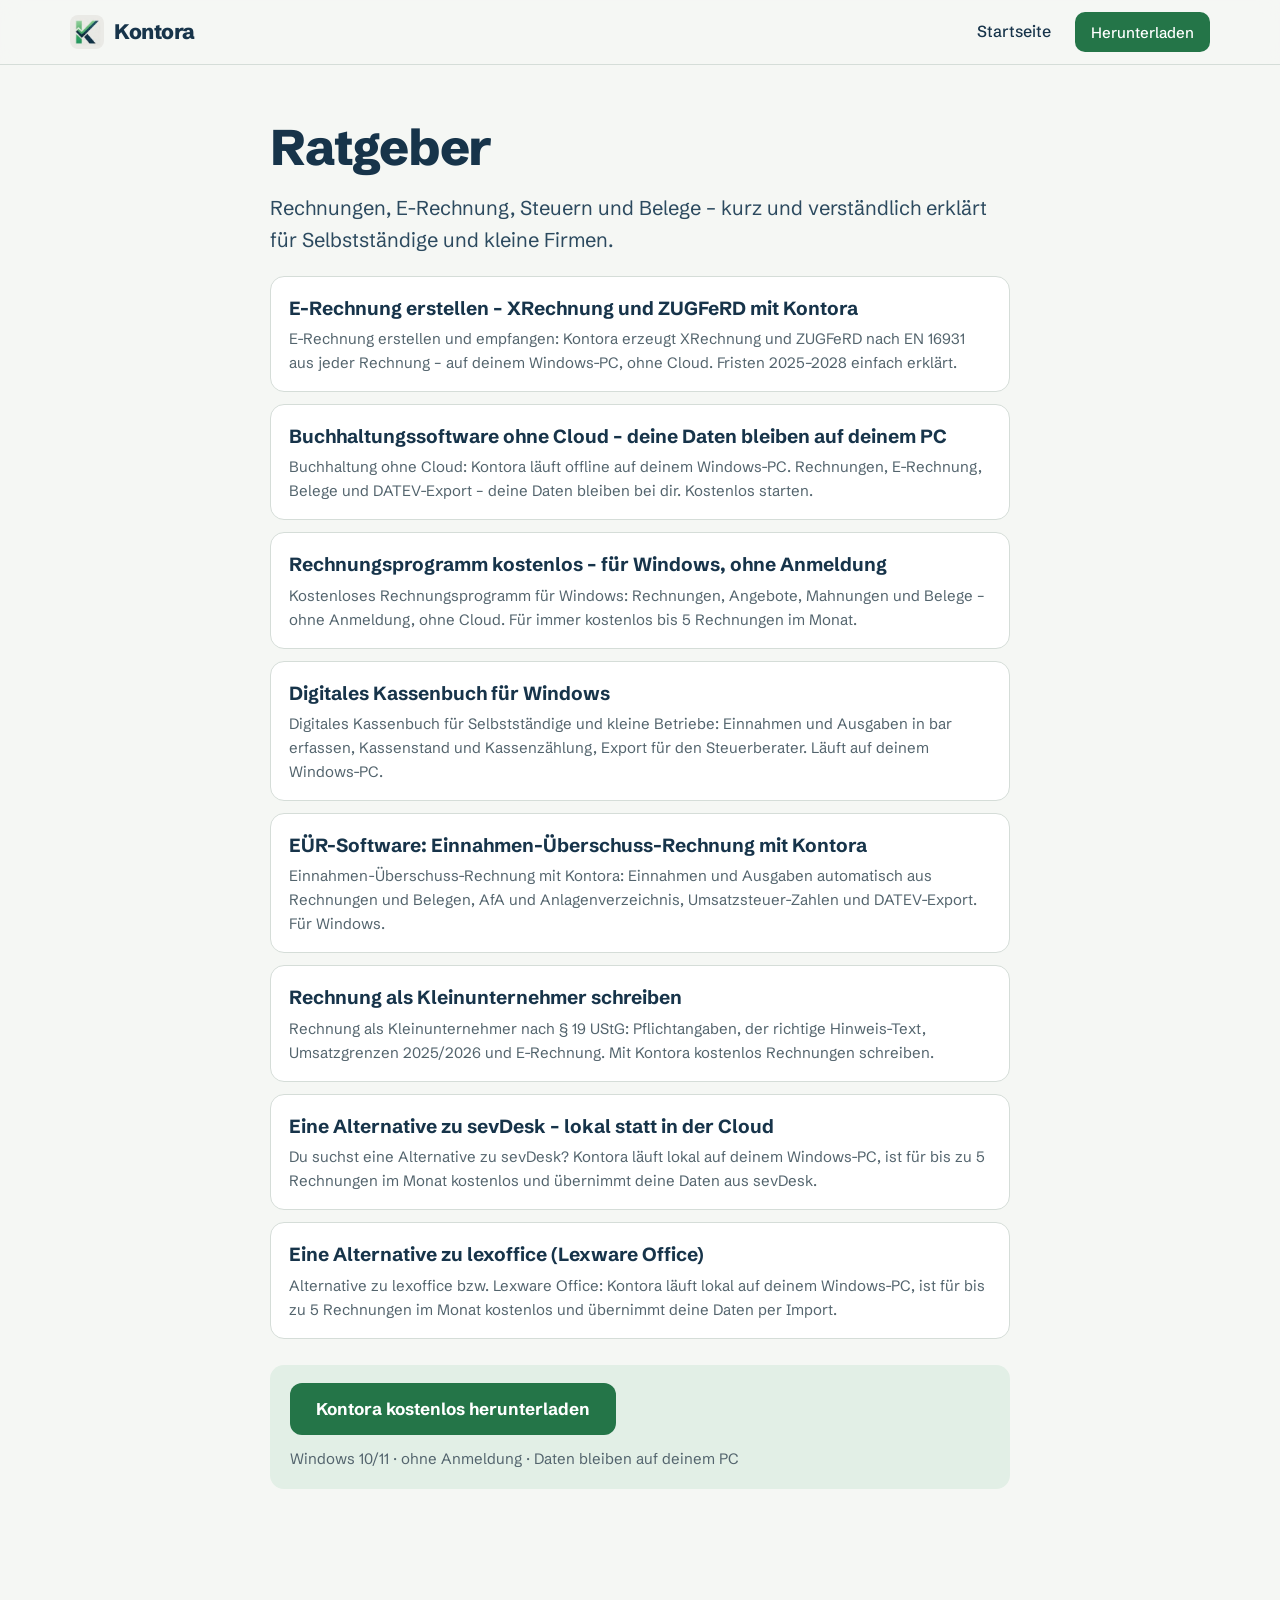
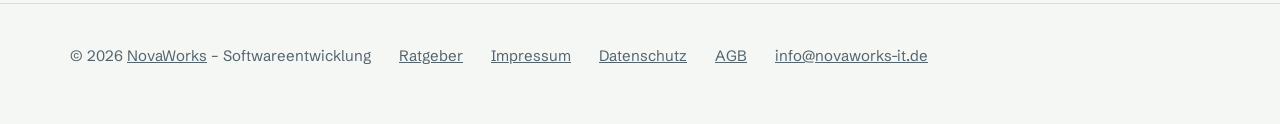
<file: ratgeber.html>
<!doctype html>
<html lang="de">
<head>
<meta charset="utf-8">
<meta http-equiv="Content-Security-Policy" content="default-src 'self'; img-src 'self' data:; style-src 'self'; font-src 'self'; script-src 'none'"><meta name="referrer" content="strict-origin-when-cross-origin">
<meta name="viewport" content="width=device-width, initial-scale=1">
<title>Ratgeber Buchhaltung für Selbstständige – Kontora</title>
<meta name="description" content="Ratgeber für Selbstständige und kleine Firmen: E-Rechnung, Kleinunternehmer-Rechnung, EÜR, Kassenbuch, Buchhaltung ohne Cloud und kostenlose Rechnungsprogramme.">
<meta name="theme-color" content="#17344a">
<link rel="canonical" href="https://mykontora.de/ratgeber.html">
<link rel="icon" href="favicon-32.png" sizes="32x32">
<meta property="og:title" content="Ratgeber Buchhaltung für Selbstständige – Kontora">
<meta property="og:image" content="https://mykontora.de/img/og.png">
<link rel="stylesheet" href="style.css">
</head>
<body>
<a class="skip" href="#main">Zum Inhalt springen</a>
<header class="top"><div class="wrap"><a class="logo" href="./"><img src="img/logo-192.png" alt="" width="34" height="34">Kontora</a><nav class="nav" aria-label="Hauptnavigation"><a class="hide-sm" href="./">Startseite</a><a class="btn small" href="./#download">Herunterladen</a></nav></div></header>
<main id="main" class="doc article">
<h1>Ratgeber</h1>
<p class="lead">Rechnungen, E-Rechnung, Steuern und Belege – kurz und verständlich erklärt für Selbstständige und kleine Firmen.</p>
<ul class="hub"><li><a href="e-rechnung-erstellen.html"><strong>E-Rechnung erstellen – XRechnung und ZUGFeRD mit Kontora</strong><span>E-Rechnung erstellen und empfangen: Kontora erzeugt XRechnung und ZUGFeRD nach EN 16931 aus jeder Rechnung – auf deinem Windows-PC, ohne Cloud. Fristen 2025–2028 einfach erklärt.</span></a></li><li><a href="buchhaltung-ohne-cloud.html"><strong>Buchhaltungssoftware ohne Cloud – deine Daten bleiben auf deinem PC</strong><span>Buchhaltung ohne Cloud: Kontora läuft offline auf deinem Windows-PC. Rechnungen, E-Rechnung, Belege und DATEV-Export – deine Daten bleiben bei dir. Kostenlos starten.</span></a></li><li><a href="rechnungsprogramm-kostenlos.html"><strong>Rechnungsprogramm kostenlos – für Windows, ohne Anmeldung</strong><span>Kostenloses Rechnungsprogramm für Windows: Rechnungen, Angebote, Mahnungen und Belege – ohne Anmeldung, ohne Cloud. Für immer kostenlos bis 5 Rechnungen im Monat.</span></a></li><li><a href="kassenbuch-programm.html"><strong>Digitales Kassenbuch für Windows</strong><span>Digitales Kassenbuch für Selbstständige und kleine Betriebe: Einnahmen und Ausgaben in bar erfassen, Kassenstand und Kassenzählung, Export für den Steuerberater. Läuft auf deinem Windows-PC.</span></a></li><li><a href="euer-software.html"><strong>EÜR-Software: Einnahmen-Überschuss-Rechnung mit Kontora</strong><span>Einnahmen-Überschuss-Rechnung mit Kontora: Einnahmen und Ausgaben automatisch aus Rechnungen und Belegen, AfA und Anlagenverzeichnis, Umsatzsteuer-Zahlen und DATEV-Export. Für Windows.</span></a></li><li><a href="kleinunternehmer-rechnung.html"><strong>Rechnung als Kleinunternehmer schreiben</strong><span>Rechnung als Kleinunternehmer nach § 19 UStG: Pflichtangaben, der richtige Hinweis-Text, Umsatzgrenzen 2025/2026 und E-Rechnung. Mit Kontora kostenlos Rechnungen schreiben.</span></a></li><li><a href="sevdesk-alternative.html"><strong>Eine Alternative zu sevDesk – lokal statt in der Cloud</strong><span>Du suchst eine Alternative zu sevDesk? Kontora läuft lokal auf deinem Windows-PC, ist für bis zu 5 Rechnungen im Monat kostenlos und übernimmt deine Daten aus sevDesk.</span></a></li><li><a href="lexoffice-alternative.html"><strong>Eine Alternative zu lexoffice (Lexware Office)</strong><span>Alternative zu lexoffice bzw. Lexware Office: Kontora läuft lokal auf deinem Windows-PC, ist für bis zu 5 Rechnungen im Monat kostenlos und übernimmt deine Daten per Import.</span></a></li></ul>
<p class="cta-box"><a class="btn" href="./#download">Kontora kostenlos herunterladen</a><span>Windows 10/11 · ohne Anmeldung · Daten bleiben auf deinem PC</span></p>
</main>
<footer><div class="wrap">
  <span>© 2026 <a href="https://novaworks-it.de" rel="author">NovaWorks</a> – Softwareentwicklung</span>
  <a href="ratgeber.html">Ratgeber</a>
  <a href="impressum.html">Impressum</a>
  <a href="datenschutz.html">Datenschutz</a>
  <a href="agb.html">AGB</a>
  <a href="mailto:info@novaworks-it.de">info@novaworks-it.de</a>
</div></footer>
</body>
</html>
</file>
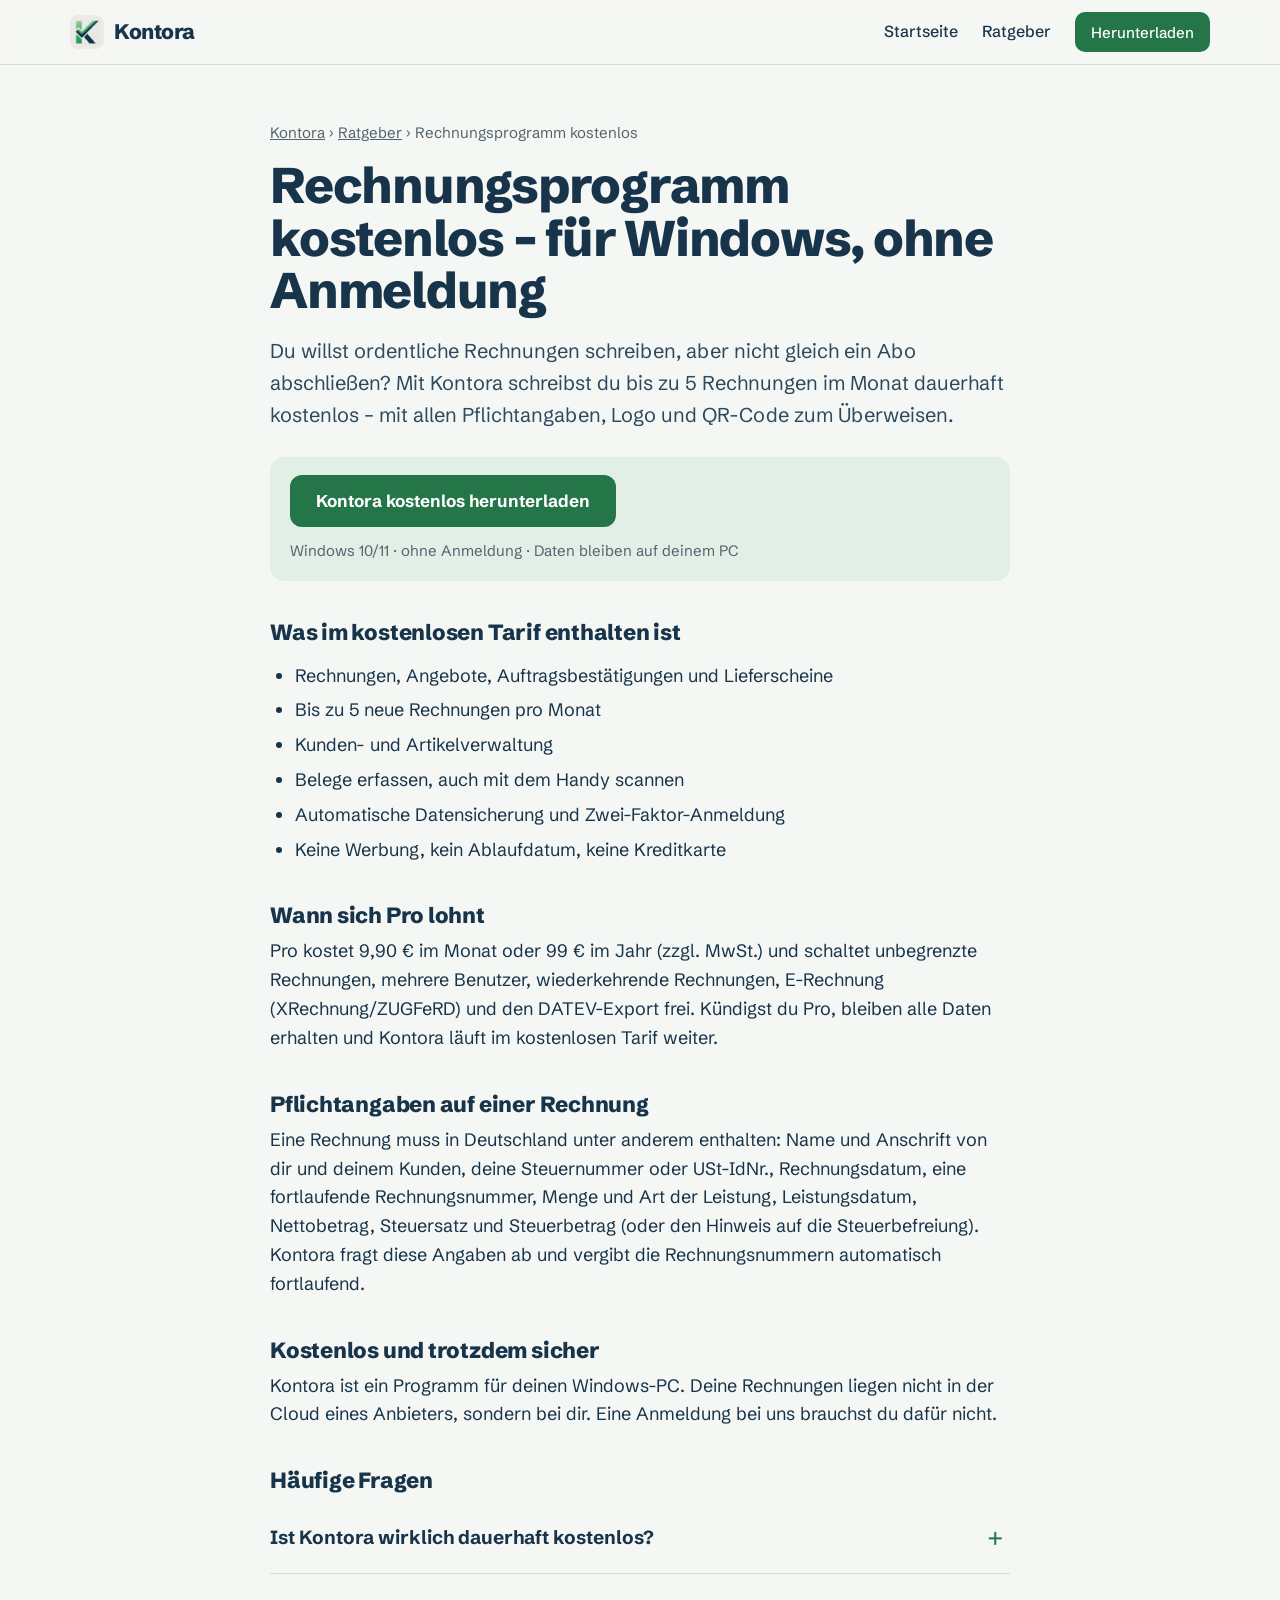
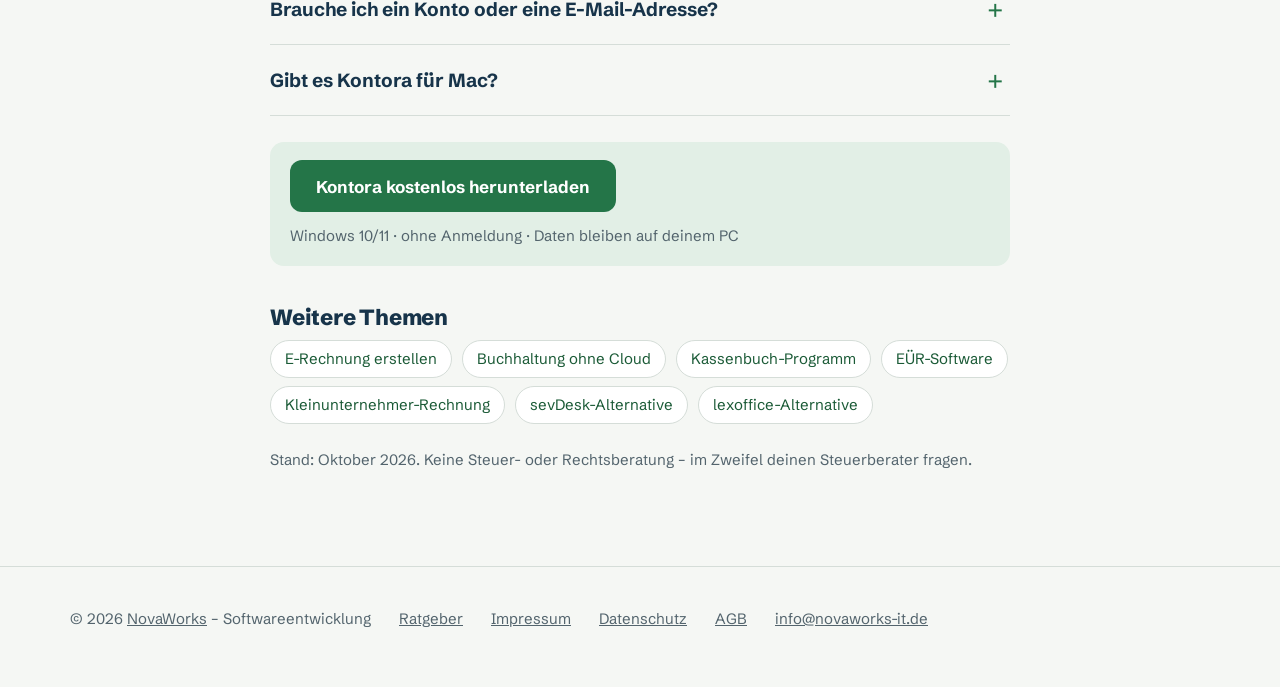
<file: rechnungsprogramm-kostenlos.html>
<!doctype html>
<html lang="de">
<head>
<meta charset="utf-8">
<meta http-equiv="Content-Security-Policy" content="default-src 'self'; img-src 'self' data:; style-src 'self'; font-src 'self'; script-src 'none'"><meta name="referrer" content="strict-origin-when-cross-origin">
<meta name="viewport" content="width=device-width, initial-scale=1">
<title>Rechnungsprogramm kostenlos für Windows | Kontora</title>
<meta name="description" content="Kostenloses Rechnungsprogramm für Windows: Rechnungen, Angebote, Mahnungen und Belege – ohne Anmeldung, ohne Cloud. Für immer kostenlos bis 5 Rechnungen im Monat.">
<meta name="theme-color" content="#17344a">
<link rel="canonical" href="https://mykontora.de/rechnungsprogramm-kostenlos.html">
<link rel="icon" href="favicon-32.png" sizes="32x32">
<link rel="apple-touch-icon" href="apple-touch-icon.png">
<meta property="og:type" content="article">
<meta property="og:locale" content="de_DE">
<meta property="og:site_name" content="Kontora">
<meta property="og:title" content="Rechnungsprogramm kostenlos für Windows | Kontora">
<meta property="og:description" content="Kostenloses Rechnungsprogramm für Windows: Rechnungen, Angebote, Mahnungen und Belege – ohne Anmeldung, ohne Cloud. Für immer kostenlos bis 5 Rechnungen im Monat.">
<meta property="og:url" content="https://mykontora.de/rechnungsprogramm-kostenlos.html">
<meta property="og:image" content="https://mykontora.de/img/og.png">
<meta name="twitter:card" content="summary_large_image">
<link rel="stylesheet" href="style.css">
<script type="application/ld+json">[{"@context": "https://schema.org", "@type": "FAQPage", "mainEntity": [{"@type": "Question", "name": "Ist Kontora wirklich dauerhaft kostenlos?", "acceptedAnswer": {"@type": "Answer", "text": "Ja. Der kostenlose Tarif hat kein Ablaufdatum. Er ist auf 5 neue Rechnungen pro Monat und ein Benutzerkonto begrenzt."}}, {"@type": "Question", "name": "Brauche ich ein Konto oder eine E-Mail-Adresse?", "acceptedAnswer": {"@type": "Answer", "text": "Nein. Du lädst Kontora herunter, installierst es und legst los. Nur für Pro brauchst du einen Lizenzschlüssel."}}, {"@type": "Question", "name": "Gibt es Kontora für Mac?", "acceptedAnswer": {"@type": "Answer", "text": "Noch nicht. Kontora läuft derzeit unter Windows 10 und 11."}}]}, {"@context": "https://schema.org", "@type": "BreadcrumbList", "itemListElement": [{"@type": "ListItem", "position": 1, "name": "Kontora", "item": "https://mykontora.de/"}, {"@type": "ListItem", "position": 2, "name": "Ratgeber", "item": "https://mykontora.de/ratgeber.html"}, {"@type": "ListItem", "position": 3, "name": "Rechnungsprogramm kostenlos", "item": "https://mykontora.de/rechnungsprogramm-kostenlos.html"}]}]</script>
</head>
<body>
<a class="skip" href="#main">Zum Inhalt springen</a>
<header class="top"><div class="wrap"><a class="logo" href="./"><img src="img/logo-192.png" alt="" width="34" height="34">Kontora</a><nav class="nav" aria-label="Hauptnavigation"><a class="hide-sm" href="./">Startseite</a><a class="hide-sm" href="ratgeber.html">Ratgeber</a><a class="btn small" href="./#download">Herunterladen</a></nav></div></header>
<main id="main" class="doc article">
<p class="crumbs"><a href="./">Kontora</a> › <a href="ratgeber.html">Ratgeber</a> › Rechnungsprogramm kostenlos</p>
<h1>Rechnungsprogramm kostenlos – für Windows, ohne Anmeldung</h1>
<p class="lead">Du willst ordentliche Rechnungen schreiben, aber nicht gleich ein Abo abschließen? Mit Kontora schreibst du bis zu 5 Rechnungen im Monat dauerhaft kostenlos – mit allen Pflichtangaben, Logo und QR-Code zum Überweisen.</p>
<p class="cta-box"><a class="btn" href="./#download">Kontora kostenlos herunterladen</a><span>Windows 10/11 · ohne Anmeldung · Daten bleiben auf deinem PC</span></p>
<h2>Was im kostenlosen Tarif enthalten ist</h2>
<ul>
<li>Rechnungen, Angebote, Auftragsbestätigungen und Lieferscheine</li>
<li>Bis zu 5 neue Rechnungen pro Monat</li>
<li>Kunden- und Artikelverwaltung</li>
<li>Belege erfassen, auch mit dem Handy scannen</li>
<li>Automatische Datensicherung und Zwei-Faktor-Anmeldung</li>
<li>Keine Werbung, kein Ablaufdatum, keine Kreditkarte</li>
</ul>
<h2>Wann sich Pro lohnt</h2>
<p>Pro kostet 9,90 € im Monat oder 99 € im Jahr (zzgl. MwSt.) und schaltet unbegrenzte Rechnungen, mehrere Benutzer, wiederkehrende Rechnungen, E-Rechnung (XRechnung/ZUGFeRD) und den DATEV-Export frei. Kündigst du Pro, bleiben alle Daten erhalten und Kontora läuft im kostenlosen Tarif weiter.</p>
<h2>Pflichtangaben auf einer Rechnung</h2>
<p>Eine Rechnung muss in Deutschland unter anderem enthalten: Name und Anschrift von dir und deinem Kunden, deine Steuernummer oder USt-IdNr., Rechnungsdatum, eine fortlaufende Rechnungsnummer, Menge und Art der Leistung, Leistungsdatum, Nettobetrag, Steuersatz und Steuerbetrag (oder den Hinweis auf die Steuerbefreiung). Kontora fragt diese Angaben ab und vergibt die Rechnungsnummern automatisch fortlaufend.</p>
<h2>Kostenlos und trotzdem sicher</h2>
<p>Kontora ist ein Programm für deinen Windows-PC. Deine Rechnungen liegen nicht in der Cloud eines Anbieters, sondern bei dir. Eine Anmeldung bei uns brauchst du dafür nicht.</p>
<h2>Häufige Fragen</h2>
<div class="faq"><details><summary>Ist Kontora wirklich dauerhaft kostenlos?</summary><p>Ja. Der kostenlose Tarif hat kein Ablaufdatum. Er ist auf 5 neue Rechnungen pro Monat und ein Benutzerkonto begrenzt.</p></details><details><summary>Brauche ich ein Konto oder eine E-Mail-Adresse?</summary><p>Nein. Du lädst Kontora herunter, installierst es und legst los. Nur für Pro brauchst du einen Lizenzschlüssel.</p></details><details><summary>Gibt es Kontora für Mac?</summary><p>Noch nicht. Kontora läuft derzeit unter Windows 10 und 11.</p></details></div>
<p class="cta-box"><a class="btn" href="./#download">Kontora kostenlos herunterladen</a><span>Windows 10/11 · ohne Anmeldung · Daten bleiben auf deinem PC</span></p>
<h2>Weitere Themen</h2>
<ul class="links"><li><a href="e-rechnung-erstellen.html">E-Rechnung erstellen</a></li><li><a href="buchhaltung-ohne-cloud.html">Buchhaltung ohne Cloud</a></li><li><a href="kassenbuch-programm.html">Kassenbuch-Programm</a></li><li><a href="euer-software.html">EÜR-Software</a></li><li><a href="kleinunternehmer-rechnung.html">Kleinunternehmer-Rechnung</a></li><li><a href="sevdesk-alternative.html">sevDesk-Alternative</a></li><li><a href="lexoffice-alternative.html">lexoffice-Alternative</a></li></ul>
<p class="stand">Stand: Oktober 2026. Keine Steuer- oder Rechtsberatung – im Zweifel deinen Steuerberater fragen.</p>
</main>
<footer><div class="wrap">
  <span>© 2026 <a href="https://novaworks-it.de" rel="author">NovaWorks</a> – Softwareentwicklung</span>
  <a href="ratgeber.html">Ratgeber</a>
  <a href="impressum.html">Impressum</a>
  <a href="datenschutz.html">Datenschutz</a>
  <a href="agb.html">AGB</a>
  <a href="mailto:info@novaworks-it.de">info@novaworks-it.de</a>
</div></footer>
</body>
</html>
</file>
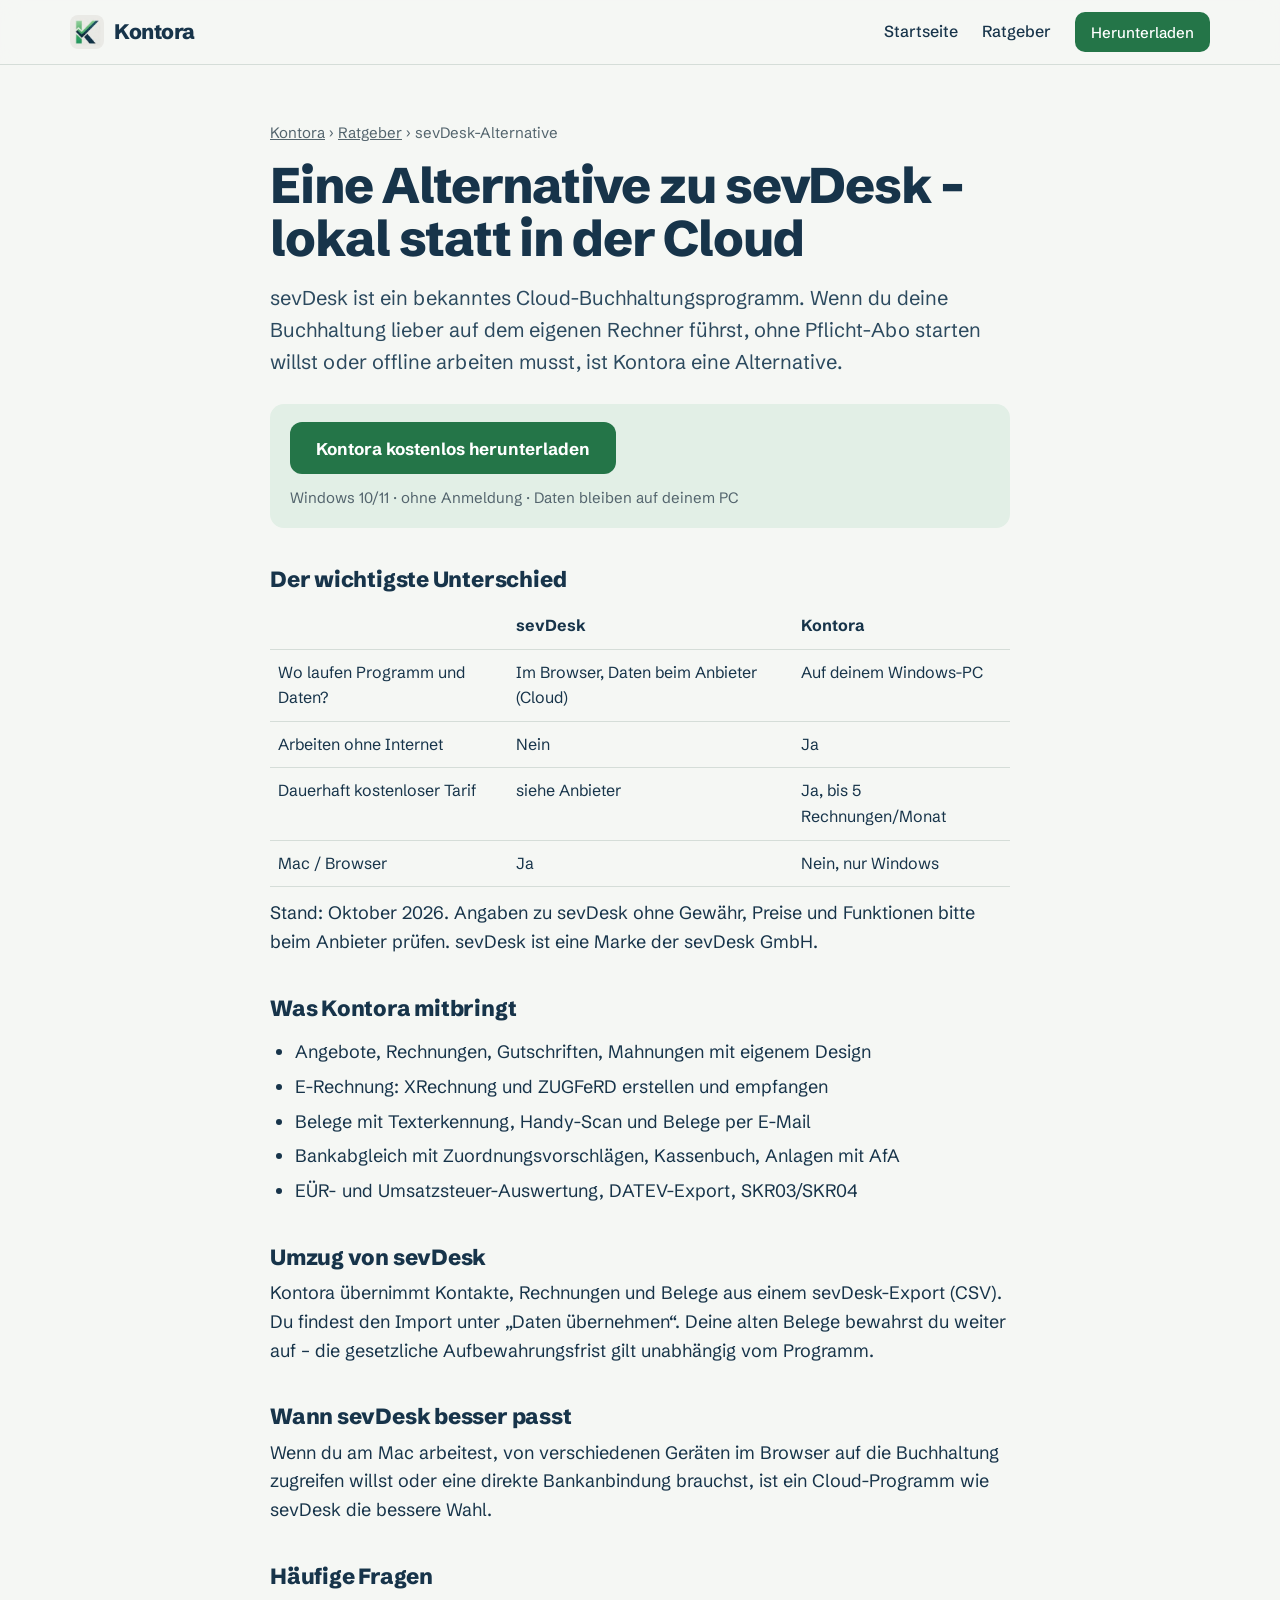
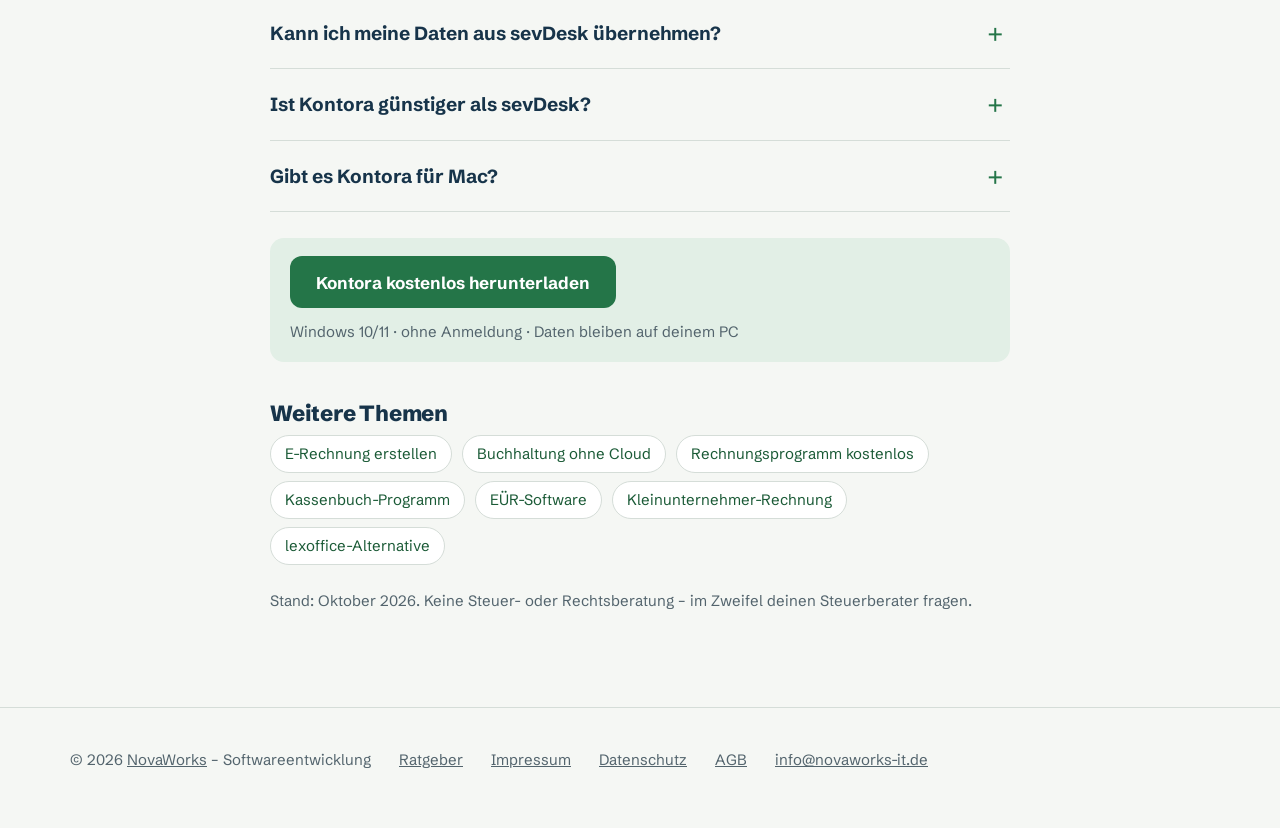
<file: sevdesk-alternative.html>
<!doctype html>
<html lang="de">
<head>
<meta charset="utf-8">
<meta http-equiv="Content-Security-Policy" content="default-src 'self'; img-src 'self' data:; style-src 'self'; font-src 'self'; script-src 'none'"><meta name="referrer" content="strict-origin-when-cross-origin">
<meta name="viewport" content="width=device-width, initial-scale=1">
<title>sevDesk-Alternative ohne Cloud | Kontora</title>
<meta name="description" content="Du suchst eine Alternative zu sevDesk? Kontora läuft lokal auf deinem Windows-PC, ist für bis zu 5 Rechnungen im Monat kostenlos und übernimmt deine Daten aus sevDesk.">
<meta name="theme-color" content="#17344a">
<link rel="canonical" href="https://mykontora.de/sevdesk-alternative.html">
<link rel="icon" href="favicon-32.png" sizes="32x32">
<link rel="apple-touch-icon" href="apple-touch-icon.png">
<meta property="og:type" content="article">
<meta property="og:locale" content="de_DE">
<meta property="og:site_name" content="Kontora">
<meta property="og:title" content="sevDesk-Alternative ohne Cloud | Kontora">
<meta property="og:description" content="Du suchst eine Alternative zu sevDesk? Kontora läuft lokal auf deinem Windows-PC, ist für bis zu 5 Rechnungen im Monat kostenlos und übernimmt deine Daten aus sevDesk.">
<meta property="og:url" content="https://mykontora.de/sevdesk-alternative.html">
<meta property="og:image" content="https://mykontora.de/img/og.png">
<meta name="twitter:card" content="summary_large_image">
<link rel="stylesheet" href="style.css">
<script type="application/ld+json">[{"@context": "https://schema.org", "@type": "FAQPage", "mainEntity": [{"@type": "Question", "name": "Kann ich meine Daten aus sevDesk übernehmen?", "acceptedAnswer": {"@type": "Answer", "text": "Ja, Kontakte, Rechnungen und Belege lassen sich aus dem sevDesk-CSV-Export importieren."}}, {"@type": "Question", "name": "Ist Kontora günstiger als sevDesk?", "acceptedAnswer": {"@type": "Answer", "text": "Kontora ist bis 5 Rechnungen im Monat kostenlos; Pro kostet 9,90 € im Monat oder 99 € im Jahr zzgl. MwSt. Die aktuellen sevDesk-Preise findest du beim Anbieter."}}, {"@type": "Question", "name": "Gibt es Kontora für Mac?", "acceptedAnswer": {"@type": "Answer", "text": "Nein, derzeit nur für Windows 10 und 11."}}]}, {"@context": "https://schema.org", "@type": "BreadcrumbList", "itemListElement": [{"@type": "ListItem", "position": 1, "name": "Kontora", "item": "https://mykontora.de/"}, {"@type": "ListItem", "position": 2, "name": "Ratgeber", "item": "https://mykontora.de/ratgeber.html"}, {"@type": "ListItem", "position": 3, "name": "sevDesk-Alternative", "item": "https://mykontora.de/sevdesk-alternative.html"}]}]</script>
</head>
<body>
<a class="skip" href="#main">Zum Inhalt springen</a>
<header class="top"><div class="wrap"><a class="logo" href="./"><img src="img/logo-192.png" alt="" width="34" height="34">Kontora</a><nav class="nav" aria-label="Hauptnavigation"><a class="hide-sm" href="./">Startseite</a><a class="hide-sm" href="ratgeber.html">Ratgeber</a><a class="btn small" href="./#download">Herunterladen</a></nav></div></header>
<main id="main" class="doc article">
<p class="crumbs"><a href="./">Kontora</a> › <a href="ratgeber.html">Ratgeber</a> › sevDesk-Alternative</p>
<h1>Eine Alternative zu sevDesk – lokal statt in der Cloud</h1>
<p class="lead">sevDesk ist ein bekanntes Cloud-Buchhaltungsprogramm. Wenn du deine Buchhaltung lieber auf dem eigenen Rechner führst, ohne Pflicht-Abo starten willst oder offline arbeiten musst, ist Kontora eine Alternative.</p>
<p class="cta-box"><a class="btn" href="./#download">Kontora kostenlos herunterladen</a><span>Windows 10/11 · ohne Anmeldung · Daten bleiben auf deinem PC</span></p>
<h2>Der wichtigste Unterschied</h2>
<table>
<tr><th></th><th>sevDesk</th><th>Kontora</th></tr>
<tr><td>Wo laufen Programm und Daten?</td><td>Im Browser, Daten beim Anbieter (Cloud)</td><td>Auf deinem Windows-PC</td></tr>
<tr><td>Arbeiten ohne Internet</td><td>Nein</td><td>Ja</td></tr>
<tr><td>Dauerhaft kostenloser Tarif</td><td>siehe Anbieter</td><td>Ja, bis 5 Rechnungen/Monat</td></tr>
<tr><td>Mac / Browser</td><td>Ja</td><td>Nein, nur Windows</td></tr>
</table>
<p>Stand: Oktober 2026. Angaben zu sevDesk ohne Gewähr, Preise und Funktionen bitte beim Anbieter prüfen. sevDesk ist eine Marke der sevDesk GmbH.</p>
<h2>Was Kontora mitbringt</h2>
<ul>
<li>Angebote, Rechnungen, Gutschriften, Mahnungen mit eigenem Design</li>
<li>E-Rechnung: XRechnung und ZUGFeRD erstellen und empfangen</li>
<li>Belege mit Texterkennung, Handy-Scan und Belege per E-Mail</li>
<li>Bankabgleich mit Zuordnungsvorschlägen, Kassenbuch, Anlagen mit AfA</li>
<li>EÜR- und Umsatzsteuer-Auswertung, DATEV-Export, SKR03/SKR04</li>
</ul>
<h2>Umzug von sevDesk</h2>
<p>Kontora übernimmt Kontakte, Rechnungen und Belege aus einem sevDesk-Export (CSV). Du findest den Import unter „Daten übernehmen“. Deine alten Belege bewahrst du weiter auf – die gesetzliche Aufbewahrungsfrist gilt unabhängig vom Programm.</p>
<h2>Wann sevDesk besser passt</h2>
<p>Wenn du am Mac arbeitest, von verschiedenen Geräten im Browser auf die Buchhaltung zugreifen willst oder eine direkte Bankanbindung brauchst, ist ein Cloud-Programm wie sevDesk die bessere Wahl.</p>
<h2>Häufige Fragen</h2>
<div class="faq"><details><summary>Kann ich meine Daten aus sevDesk übernehmen?</summary><p>Ja, Kontakte, Rechnungen und Belege lassen sich aus dem sevDesk-CSV-Export importieren.</p></details><details><summary>Ist Kontora günstiger als sevDesk?</summary><p>Kontora ist bis 5 Rechnungen im Monat kostenlos; Pro kostet 9,90 € im Monat oder 99 € im Jahr zzgl. MwSt. Die aktuellen sevDesk-Preise findest du beim Anbieter.</p></details><details><summary>Gibt es Kontora für Mac?</summary><p>Nein, derzeit nur für Windows 10 und 11.</p></details></div>
<p class="cta-box"><a class="btn" href="./#download">Kontora kostenlos herunterladen</a><span>Windows 10/11 · ohne Anmeldung · Daten bleiben auf deinem PC</span></p>
<h2>Weitere Themen</h2>
<ul class="links"><li><a href="e-rechnung-erstellen.html">E-Rechnung erstellen</a></li><li><a href="buchhaltung-ohne-cloud.html">Buchhaltung ohne Cloud</a></li><li><a href="rechnungsprogramm-kostenlos.html">Rechnungsprogramm kostenlos</a></li><li><a href="kassenbuch-programm.html">Kassenbuch-Programm</a></li><li><a href="euer-software.html">EÜR-Software</a></li><li><a href="kleinunternehmer-rechnung.html">Kleinunternehmer-Rechnung</a></li><li><a href="lexoffice-alternative.html">lexoffice-Alternative</a></li></ul>
<p class="stand">Stand: Oktober 2026. Keine Steuer- oder Rechtsberatung – im Zweifel deinen Steuerberater fragen.</p>
</main>
<footer><div class="wrap">
  <span>© 2026 <a href="https://novaworks-it.de" rel="author">NovaWorks</a> – Softwareentwicklung</span>
  <a href="ratgeber.html">Ratgeber</a>
  <a href="impressum.html">Impressum</a>
  <a href="datenschutz.html">Datenschutz</a>
  <a href="agb.html">AGB</a>
  <a href="mailto:info@novaworks-it.de">info@novaworks-it.de</a>
</div></footer>
</body>
</html>
</file>
<file: style.css>
@font-face{font-family:"Schibsted Grotesk";font-weight:400;font-display:swap;src:url(fonts/schibsted-grotesk-latin-400-normal.woff2) format("woff2")}
@font-face{font-family:"Schibsted Grotesk";font-weight:500;font-display:swap;src:url(fonts/schibsted-grotesk-latin-500-normal.woff2) format("woff2")}
@font-face{font-family:"Schibsted Grotesk";font-weight:700;font-display:swap;src:url(fonts/schibsted-grotesk-latin-700-normal.woff2) format("woff2")}
@font-face{font-family:"Schibsted Grotesk";font-weight:800;font-display:swap;src:url(fonts/schibsted-grotesk-latin-800-normal.woff2) format("woff2")}

:root{
  --ink:#17344a;      /* Tinte, aus dem Logo */
  --ink-2:#2c4a5f;
  --ledger:#247548;   /* Buchungsgrün, aus dem Logo */
  --ledger-deep:#1a5a36;
  --paper:#f5f7f4;
  --sheet:#ffffff;
  --rule:#d5ddd8;
  --muted:#53646d;
  --soft:#e2efe6;
  --focus:#d98a1c;
  color-scheme:light;
}
@media (prefers-color-scheme:dark){
  :root{--ink:#e9f0ee;--ink-2:#c9d6d3;--ledger:#5cc489;--ledger-deep:#9be0b8;--paper:#0f1a20;--sheet:#15232b;--rule:#2a3c45;--muted:#a3b3b8;--soft:#173326;color-scheme:dark}
}
*{box-sizing:border-box}
html{-webkit-text-size-adjust:100%;scroll-behavior:smooth}
@media (prefers-reduced-motion:reduce){html{scroll-behavior:auto}*{animation:none!important;transition:none!important}}
body{margin:0;background:var(--paper);color:var(--ink);font:400 18px/1.6 "Schibsted Grotesk",system-ui,sans-serif;overflow-x:hidden}
h1,h2,h3{margin:0;line-height:1.05;letter-spacing:-.025em;font-weight:800}
p{margin:0}
a{color:var(--ledger-deep)}
:focus-visible{outline:3px solid var(--focus);outline-offset:3px;border-radius:6px}
.wrap{max-width:1180px;margin:0 auto;padding:0 20px}
.skip{position:absolute;left:-999px;top:8px;background:var(--ink);color:var(--paper);padding:10px 14px;border-radius:8px;z-index:9}
.skip:focus{left:8px}

/* Kopfzeile */
.top{position:sticky;top:0;z-index:5;background:color-mix(in srgb,var(--paper) 90%,transparent);backdrop-filter:blur(10px);-webkit-backdrop-filter:blur(10px);border-bottom:1px solid var(--rule)}
.top .wrap{display:flex;align-items:center;gap:20px;height:64px}
.logo{display:flex;align-items:center;gap:10px;font-weight:800;font-size:21px;color:var(--ink);text-decoration:none;letter-spacing:-.02em}
.logo img{width:34px;height:34px;border-radius:8px}
.nav{display:flex;gap:24px;margin-left:auto;align-items:center}
.nav a{color:var(--ink);text-decoration:none;font-weight:500;font-size:16px}
.nav a:hover{color:var(--ledger-deep)}
@media (max-width:760px){.nav .hide-sm{display:none}}

.btn{display:inline-flex;align-items:center;justify-content:center;gap:10px;min-height:52px;padding:0 26px;border-radius:12px;background:var(--ledger);color:#fff;font:700 17px "Schibsted Grotesk",sans-serif;text-decoration:none;border:0;cursor:pointer;white-space:nowrap}
.btn:hover{background:var(--ledger-deep)}
@media (prefers-color-scheme:dark){.btn{color:#08170e}.btn:hover{background:var(--ledger-deep)}}
.btn.line{background:transparent;color:var(--ink);box-shadow:inset 0 0 0 1.5px var(--rule)}
.btn.line:hover{box-shadow:inset 0 0 0 1.5px var(--ink)}
.btn.small{min-height:40px;padding:0 16px;font-size:15px;border-radius:10px}
.nav a.btn{color:#fff}
@media (prefers-color-scheme:dark){.nav a.btn{color:#08170e}}

/* Hero */
.hero{padding:72px 0 0}
.hero h1{font-size:clamp(42px,7.4vw,92px);max-width:13ch}
.hero .lead{font-size:clamp(19px,2.2vw,23px);color:var(--muted);max-width:44ch;margin-top:22px}
.hero .cta{display:flex;flex-wrap:wrap;gap:12px;margin-top:32px;align-items:center}
.hero .fine{font-size:15px;color:var(--muted);margin-top:14px}
.window{margin-top:56px;border-radius:14px 14px 0 0;background:var(--sheet);border:1px solid var(--rule);border-bottom:0;overflow:hidden;box-shadow:0 30px 80px -40px rgba(23,52,74,.45)}
.window .bar{display:flex;align-items:center;gap:10px;height:38px;padding:0 14px;border-bottom:1px solid var(--rule);font-size:13px;color:var(--muted)}
.window .bar img{width:16px;height:16px;border-radius:3px}
.window .bar .ctl{margin-left:auto;display:flex;gap:18px;letter-spacing:.1em}
.window img.shot{display:block;width:100%;height:auto}

/* Abschnitte */
.band{padding:96px 0;border-top:1px solid var(--rule)}
@media (max-width:760px){.band{padding:64px 0}}
.band h2{font-size:clamp(32px,4.6vw,54px);max-width:16ch}
.band .intro{color:var(--muted);font-size:20px;max-width:56ch;margin-top:16px}

/* Funktionen: Text links, Bild rechts, abwechselnd */
.feature{display:grid;grid-template-columns:minmax(0,5fr) minmax(0,7fr);gap:56px;align-items:center;margin-top:72px}
.feature.flip{grid-template-columns:minmax(0,7fr) minmax(0,5fr)}
.feature.flip .text{order:2}
.feature h3{font-size:30px;margin-bottom:12px}
.feature p{color:var(--muted)}
.feature ul{margin:16px 0 0;padding-left:1.1em;color:var(--ink-2)}
.feature li{margin:6px 0}
.feature figure{margin:0;border:1px solid var(--rule);border-radius:12px;overflow:hidden;background:var(--sheet)}
.feature figure img{display:block;width:100%;height:auto}
@media (max-width:860px){.feature,.feature.flip{grid-template-columns:1fr;gap:24px;margin-top:56px}.feature.flip .text{order:0}}

/* Lokal-Block */
.local{background:var(--ink);color:var(--paper)}
@media (prefers-color-scheme:dark){.local{background:#0a1318;color:var(--ink)}}
.local h2{color:inherit}
.local .intro{color:color-mix(in srgb,currentColor 75%,transparent)}
.facts{display:grid;grid-template-columns:repeat(3,minmax(0,1fr));gap:40px;margin-top:56px}
.facts h3{font-size:22px;margin-bottom:8px;letter-spacing:-.01em}
.facts p{color:color-mix(in srgb,currentColor 75%,transparent);font-size:17px}
@media (max-width:860px){.facts{grid-template-columns:1fr;gap:28px}}

/* Preise als Buchungsjournal */
.journal{margin-top:48px;background:var(--sheet);border:1px solid var(--rule);border-radius:14px;overflow:hidden}
.journal table{width:100%;border-collapse:collapse;font-size:17px}
.journal th,.journal td{padding:14px 20px;border-bottom:1px solid var(--rule);text-align:left;vertical-align:middle}
.journal thead th{font-weight:700;font-size:15px;color:var(--muted);background:color-mix(in srgb,var(--paper) 60%,var(--sheet))}
.journal td.c,.journal th.c{text-align:center}
.journal tbody tr:last-child td{border-bottom:0}
.journal .yes{color:var(--ledger-deep);font-weight:700}
.journal .no{color:var(--muted)}
.journal .scroll{overflow-x:auto}
.journal table{min-width:620px}
.plans{display:grid;grid-template-columns:repeat(3,minmax(0,1fr));gap:20px;margin-top:28px}
.plan{border:1px solid var(--rule);border-radius:14px;padding:28px;background:var(--sheet);display:flex;flex-direction:column;gap:10px}
.plan.best{border:2px solid var(--ledger)}
.plan h3{font-size:22px}
.plan .price{font-size:44px;font-weight:800;letter-spacing:-.03em;line-height:1}
.plan .price small{font-size:17px;font-weight:500;color:var(--muted);letter-spacing:0}
.plan p{color:var(--muted);font-size:16px}
.plan .tag{align-self:flex-start;background:var(--soft);color:var(--ledger-deep);font-weight:700;font-size:14px;padding:4px 10px;border-radius:8px}
@media (max-width:860px){.plans{grid-template-columns:1fr}}
.vat{font-size:15px;color:var(--muted);margin-top:14px}

/* Download */
.dl{display:grid;grid-template-columns:minmax(0,6fr) minmax(0,5fr);gap:48px;align-items:start}
.steps{margin:24px 0 0;padding-left:1.3em}
.steps li{margin:10px 0;padding-left:4px}
.req{background:var(--sheet);border:1px solid var(--rule);border-radius:14px;padding:26px}
.req h3{font-size:20px;margin-bottom:10px}
.req dl{margin:0;display:grid;grid-template-columns:auto 1fr;gap:8px 18px;font-size:16px}
.req dt{color:var(--muted)}
.req dd{margin:0}
@media (max-width:860px){.dl{grid-template-columns:1fr}}

/* FAQ */
.faq{margin-top:40px;max-width:820px}
.faq details{border-bottom:1px solid var(--rule)}
.faq summary{cursor:pointer;list-style:none;padding:20px 40px 20px 0;font-weight:700;font-size:19px;position:relative}
.faq summary::-webkit-details-marker{display:none}
.faq summary::after{content:"+";position:absolute;right:6px;top:16px;font-size:26px;font-weight:400;color:var(--ledger)}
.faq details[open] summary::after{content:"–"}
.faq details p{padding:0 0 22px;color:var(--muted);max-width:68ch}

footer{border-top:1px solid var(--rule);padding:40px 0 56px;font-size:15px;color:var(--muted)}
footer .wrap{display:flex;flex-wrap:wrap;gap:14px 28px;align-items:center}
footer a{color:var(--muted)}

/* Rechtsseiten */
.doc{max-width:780px;margin:0 auto;padding:56px 20px 88px}
.doc h1{font-size:clamp(34px,5vw,50px);margin:0 0 18px}
.doc h2{font-size:22px;margin:40px 0 10px;letter-spacing:-.01em}
.doc .stand{color:var(--muted);font-size:15px;margin-bottom:6px}
.doc ol,.doc ul{padding-left:1.4em}
.doc li{margin:6px 0}
.doc table{width:100%;border-collapse:collapse;font-size:16px;margin:12px 0;display:block;overflow-x:auto}
.doc th,.doc td{border-bottom:1px solid var(--rule);padding:10px 8px;text-align:left;vertical-align:top}
@media print{.top,footer,.skip{display:none}body{background:#fff;color:#000}.doc{padding:0}}
.dl-cta{display:flex;flex-wrap:wrap;gap:12px;margin-top:28px}
.print-hint{margin-top:32px}
.plan .price,.journal td{font-variant-numeric:tabular-nums}
/* Ratgeber-Seiten */
.article .lead{font-size:20px;color:var(--ink-2);margin:0 0 8px}
.article .crumbs{font-size:15px;color:var(--muted);margin:0 0 14px}
.article .crumbs a{color:var(--muted)}
.cta-box{display:flex;flex-wrap:wrap;align-items:center;gap:12px 20px;background:var(--soft);border-radius:14px;padding:18px 20px;margin:26px 0}
.cta-box span{font-size:15px;color:var(--muted)}
.article .quote{background:var(--sheet);border-left:4px solid var(--ledger);padding:12px 16px;font-weight:500}
.article .faq{margin-top:6px}
.links{display:flex;flex-wrap:wrap;gap:8px 10px;list-style:none;padding:0!important;margin:8px 0 24px}
.links li{margin:0!important}
.links a{display:inline-block;border:1px solid var(--rule);border-radius:999px;padding:6px 14px;font-size:15px;text-decoration:none;background:var(--sheet)}
.links a:hover{border-color:var(--ledger)}
.hub{list-style:none;padding:0!important;display:grid;gap:12px;margin:20px 0}
.hub li{margin:0!important}
.hub a{display:block;background:var(--sheet);border:1px solid var(--rule);border-radius:14px;padding:16px 18px;text-decoration:none;color:var(--ink)}
.hub a:hover{border-color:var(--ledger)}
.hub strong{display:block;font-size:19px;margin-bottom:4px}
.hub span{display:block;font-size:15px;color:var(--muted)}
.home-guides{display:flex;flex-wrap:wrap;gap:8px 10px;list-style:none;padding:0;margin:18px 0 0}
.home-guides a{display:inline-block;border:1px solid var(--rule);border-radius:999px;padding:6px 14px;font-size:15px;text-decoration:none;background:var(--sheet)}
</file>
<file: scan/app.css>
@font-face{font-family:"Schibsted Grotesk";font-weight:400;font-display:swap;src:url(../fonts/schibsted-grotesk-latin-400-normal.woff2) format("woff2")}
@font-face{font-family:"Schibsted Grotesk";font-weight:700;font-display:swap;src:url(../fonts/schibsted-grotesk-latin-700-normal.woff2) format("woff2")}
@font-face{font-family:"Schibsted Grotesk";font-weight:800;font-display:swap;src:url(../fonts/schibsted-grotesk-latin-800-normal.woff2) format("woff2")}
:root{
  --ink:#17344a;--ink-2:#2c4a5f;--ledger:#247548;--ledger-deep:#1a5a36;--paper:#f5f7f4;--sheet:#fff;--rule:#d5ddd8;--muted:#53646d;--soft:#e2efe6;--danger:#b42318;--focus:#d98a1c;
  color-scheme:light;
}
@media (prefers-color-scheme:dark){
  :root{--ink:#e9f0ee;--ink-2:#c9d6d3;--ledger:#5cc489;--ledger-deep:#9be0b8;--paper:#0f1a20;--sheet:#15232b;--rule:#2a3c45;--muted:#a3b3b8;--soft:#173326;--danger:#f97066;color-scheme:dark}
}
*{box-sizing:border-box}
html,body{height:100%}
body{margin:0;background:var(--paper);color:var(--ink);font:400 17px/1.5 "Schibsted Grotesk",system-ui,-apple-system,sans-serif;-webkit-tap-highlight-color:transparent;overscroll-behavior:none}
h1{font-size:24px;line-height:1.15;margin:4px 0 16px;letter-spacing:-.02em;font-weight:800}
h2.sub{font-size:15px;text-transform:uppercase;letter-spacing:.06em;color:var(--muted);margin:28px 0 8px;font-weight:700}
p{margin:0 0 10px}
button{font:inherit;color:inherit}
:focus-visible{outline:3px solid var(--focus);outline-offset:2px;border-radius:8px}
.sr{position:absolute;width:1px;height:1px;overflow:hidden;clip:rect(0 0 0 0);white-space:nowrap}
.muted{color:var(--muted)}
.tiny{font-size:13px}
[hidden]{display:none!important}

.bar{position:sticky;top:0;z-index:5;display:flex;align-items:center;justify-content:space-between;height:calc(56px + env(safe-area-inset-top));padding:env(safe-area-inset-top) 16px 0;background:var(--ink);color:#fff}
@media (prefers-color-scheme:dark){.bar{background:#0b141a}}
.brand{display:flex;align-items:center;gap:10px;font-weight:800;font-size:18px;letter-spacing:-.01em}
.brand img{border-radius:7px}
.icon-btn{background:none;border:0;color:#fff;font-size:26px;line-height:1;padding:6px 10px;border-radius:10px;cursor:pointer}
.menu{position:fixed;right:12px;top:calc(60px + env(safe-area-inset-top));z-index:6;background:var(--sheet);border:1px solid var(--rule);border-radius:14px;padding:14px 16px;box-shadow:0 12px 32px rgba(0,0,0,.18);max-width:300px}
.menu-info{font-size:14px;color:var(--muted)}
.danger-link{background:none;border:0;color:var(--danger);font-weight:700;padding:6px 0;cursor:pointer}

main{max-width:560px;margin:0 auto;padding:18px 16px calc(32px + env(safe-area-inset-bottom))}
.screen{animation:in .18s ease-out}
@keyframes in{from{opacity:0;transform:translateY(4px)}to{opacity:1;transform:none}}
.steps{padding-left:22px;margin:0 0 14px}
.steps li{margin:6px 0}
.paired{font-size:14px;color:var(--muted);margin-bottom:14px}
.paired b{color:var(--ink)}

.big-btn{display:flex;flex-direction:column;align-items:center;justify-content:center;gap:8px;min-height:170px;border-radius:22px;background:var(--ledger);color:#fff;font-weight:800;font-size:21px;cursor:pointer;box-shadow:0 10px 24px rgba(36,117,72,.28);user-select:none;-webkit-user-select:none}
.big-btn:active{transform:scale(.985)}
@media (prefers-color-scheme:dark){.big-btn{color:#0f1a20}}
.big-icon{font-size:46px;line-height:1}
.sec-btn{display:flex;align-items:center;justify-content:center;min-height:52px;margin-top:12px;border-radius:14px;border:1.5px solid var(--rule);background:var(--sheet);font-weight:700;cursor:pointer;padding:0 14px;text-align:center}
.sec-btn.small{margin-top:0;min-height:44px;flex:1}
.primary{background:var(--ink);color:var(--paper);border:0;border-radius:14px;min-height:50px;padding:0 20px;font-weight:800;cursor:pointer}
.primary.small{min-height:44px;flex:1}
.primary:disabled{opacity:.55}
.ghost{background:none;border:1.5px solid var(--rule);border-radius:14px;min-height:50px;padding:0 18px;font-weight:700;cursor:pointer}
.row{display:flex;gap:10px;align-items:center;margin-top:14px}
.row.end{justify-content:flex-end}
.row.end .primary{flex:1}

.card{margin-top:18px;background:var(--sheet);border:1px solid var(--rule);border-radius:18px;padding:14px}
.card-head{display:flex;justify-content:space-between;align-items:baseline;margin-bottom:10px}
.thumbs{display:flex;gap:10px;overflow-x:auto;padding-bottom:4px}
.thumb{position:relative;flex:0 0 auto}
.thumb img{display:block;height:96px;width:auto;max-width:150px;border-radius:8px;border:1px solid var(--rule);background:#fff}
.thumbs.big .thumb img{height:180px;max-width:260px}
.thumb .del{position:absolute;top:-8px;right:-8px;width:28px;height:28px;border-radius:50%;border:0;background:var(--danger);color:#fff;font-weight:800;cursor:pointer;line-height:28px;padding:0}
.thumb .pg{position:absolute;left:6px;bottom:6px;background:rgba(0,0,0,.6);color:#fff;font-size:12px;border-radius:6px;padding:1px 6px}
.pdf-thumb{display:flex;align-items:center;justify-content:center;height:96px;width:76px;border-radius:8px;border:1px solid var(--rule);background:var(--soft);font-weight:800}

.hint{margin-top:16px;background:var(--soft);border-radius:14px;padding:12px 14px;font-size:15px}
.history{list-style:none;margin:0;padding:0}
.history li{display:flex;gap:12px;align-items:center;padding:10px 0;border-bottom:1px solid var(--rule)}
.history img{width:44px;height:56px;object-fit:cover;border-radius:6px;border:1px solid var(--rule);background:#fff;flex:0 0 auto}
.history .meta{flex:1;min-width:0}
.history .meta div:first-child{font-weight:700;white-space:nowrap;overflow:hidden;text-overflow:ellipsis}
.badge{font-size:13px;font-weight:700;border-radius:999px;padding:2px 10px;white-space:nowrap}
.badge.wait{background:#fef0c7;color:#7a4b00}
.badge.sent{background:#e0ecff;color:#1d4ed8}
.badge.ok{background:var(--soft);color:var(--ledger-deep)}
.badge.err{background:#fee4e2;color:var(--danger)}
@media (prefers-color-scheme:dark){.badge.wait{background:#4a3500;color:#fde68a}.badge.sent{background:#1e3a8a;color:#bfdbfe}.badge.err{background:#55160c;color:#fecdca}}

/* Zuschneiden */
.crop{position:fixed;inset:calc(56px + env(safe-area-inset-top)) 0 0;background:#0b141a;color:#fff;display:flex;flex-direction:column;padding:10px 12px calc(12px + env(safe-area-inset-bottom));z-index:4;max-width:none;animation:none}
.stage{position:relative;flex:1;min-height:0;touch-action:none}
.stage canvas{position:absolute;inset:0;width:100%;height:100%}
.crop-svg{position:absolute;inset:0;width:100%;height:100%;overflow:visible}
.crop-svg .shade{fill:rgba(0,0,0,.5);fill-rule:evenodd}
.crop-svg .edge{fill:none;stroke:#5cc489;stroke-width:2.5}
.crop-svg .handle{fill:rgba(92,196,137,.25);stroke:#fff;stroke-width:2.5}
.crop-tip{font-size:14px;text-align:center;color:#c9d6d3;margin:8px 0 4px}
.toolbar{display:flex;justify-content:center;gap:8px}
.tool{display:flex;flex-direction:column;align-items:center;gap:2px;background:rgba(255,255,255,.08);border:0;border-radius:12px;color:#fff;padding:8px 12px;min-width:84px;font-size:13px;cursor:pointer}
.tool span:first-child{font-size:20px;line-height:1}
.crop .ghost{border-color:rgba(255,255,255,.3);color:#fff}
.crop .primary{background:#5cc489;color:#0b141a}

.pay{border:1px solid var(--rule);border-radius:14px;padding:10px 14px;margin:18px 0 12px}
.pay legend{font-weight:700;padding:0 4px}
.pay label{display:flex;align-items:center;gap:10px;min-height:40px}
.pay input{width:20px;height:20px;accent-color:var(--ledger)}
.field{display:flex;flex-direction:column;gap:6px;font-weight:700;font-size:15px}
.field input{font:inherit;font-weight:400;border:1.5px solid var(--rule);border-radius:12px;padding:12px;background:var(--sheet);color:var(--ink)}

.spinner{width:44px;height:44px;border-radius:50%;border:4px solid var(--rule);border-top-color:var(--ledger);margin:40px auto 16px;animation:spin .8s linear infinite}
@keyframes spin{to{transform:rotate(360deg)}}
#s-busy{text-align:center}

.toast{position:fixed;left:50%;bottom:calc(20px + env(safe-area-inset-bottom));transform:translateX(-50%);background:var(--ink);color:var(--paper);padding:12px 18px;border-radius:14px;font-weight:700;max-width:calc(100% - 32px);box-shadow:0 10px 30px rgba(0,0,0,.25);z-index:9;text-align:center}
.toast.err{background:var(--danger);color:#fff}
</file>
